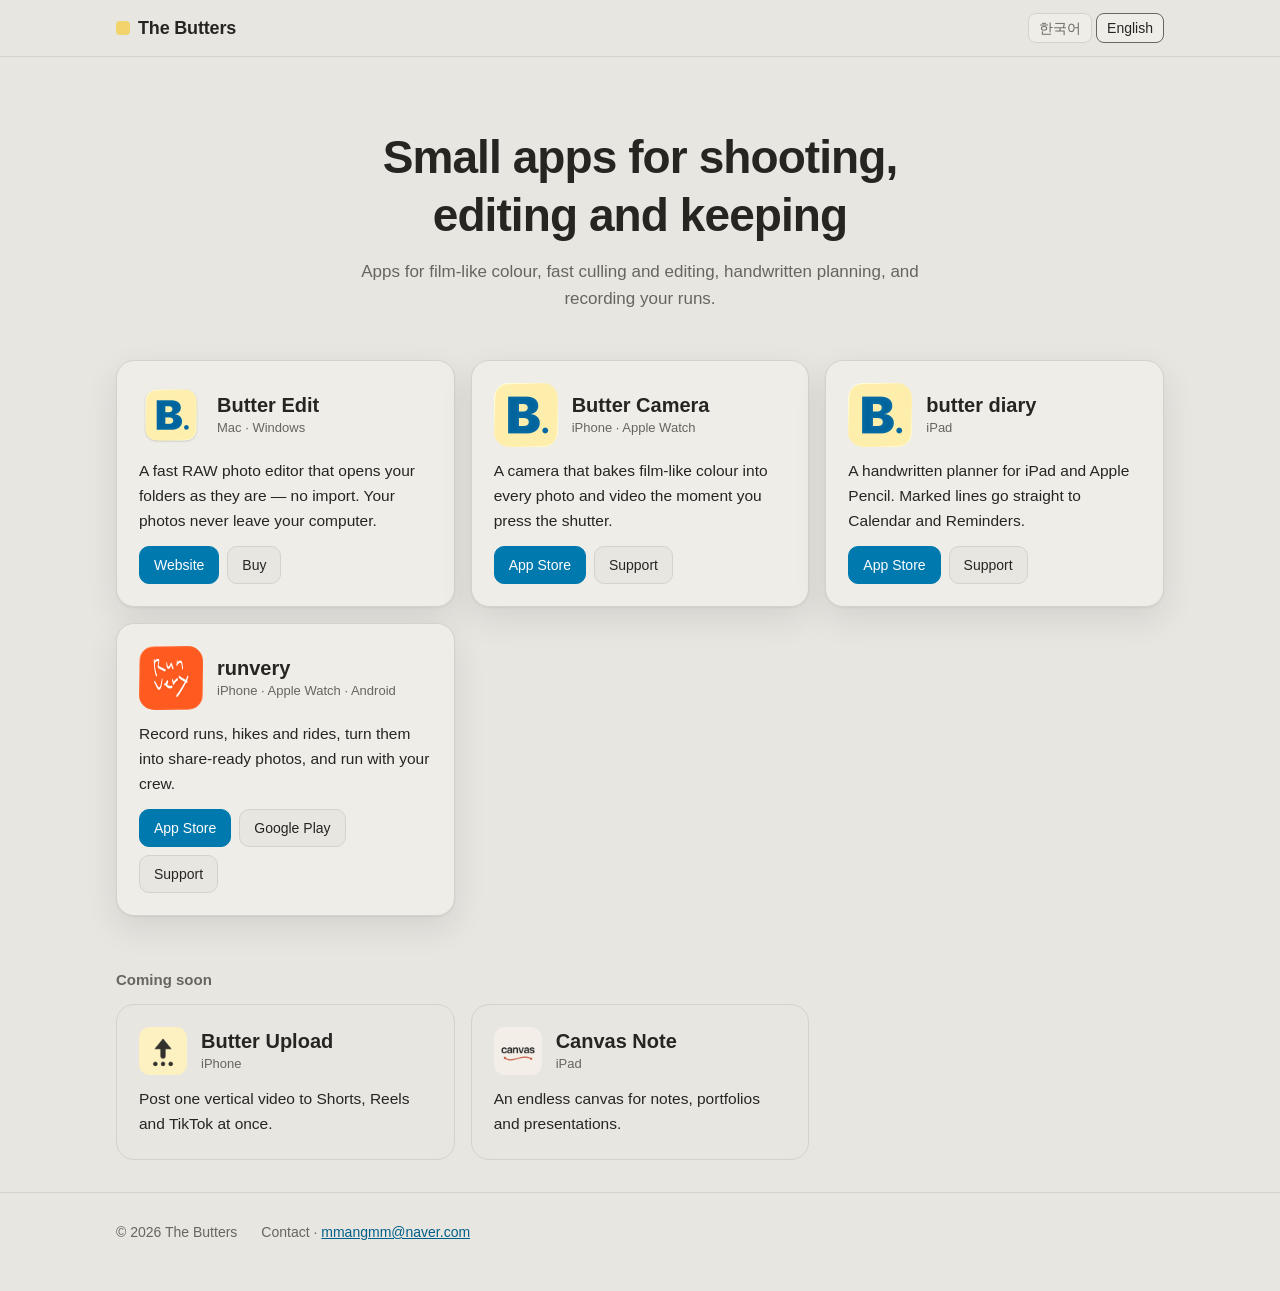
<file: index.html>
<!doctype html>
<html lang="ko">
<head>
<meta charset="utf-8">
<meta name="viewport" content="width=device-width, initial-scale=1">
<title>The Butters — 사진 · 영상 · 기록을 위한 앱</title>
<link rel="canonical" href="https://thebutters.app/">
<meta name="description" content="버터 편집 · 버터 카메라 · butter diary · runvery — 필름 같은 색감과 손으로 쓰는 기록을 위한 앱을 만듭니다.">
<style>
:root {
  --bg: #e8e6e1; --raised: #efede8; --sunk: #e0ded8; --ink: #262522; --ash: #68655f; --line: #d5d2cb;
  --blue: #0079ae; --blue-ink: #005f8a; --on-blue: #fff; --butter: #f3d36b;
  --shadow: 0 1px 2px rgba(38,37,34,.06), 0 12px 32px rgba(38,37,34,.10);
}
@media (prefers-color-scheme: dark) {
  :root { --bg: #262522; --raised: #32312d; --sunk: #1c1b19; --ink: #e8e6e1; --ash: #96928a; --line: #44423d;
    --blue: #3a9fd0; --blue-ink: #6cbbe2; --on-blue: #0f1416;
    --shadow: 0 1px 2px rgba(0,0,0,.3), 0 12px 32px rgba(0,0,0,.35); }
}
* { box-sizing: border-box; }
body { margin: 0; background: var(--bg); color: var(--ink);
  font: 17px/1.6 -apple-system, BlinkMacSystemFont, "Apple SD Gothic Neo", "Segoe UI", sans-serif; word-break: keep-all; }
a { color: var(--blue-ink); }
.wrap { max-width: 1080px; margin: 0 auto; padding: 0 16px; }
.top { position: sticky; top: 0; z-index: 5; background: color-mix(in srgb, var(--bg) 88%, transparent);
  backdrop-filter: blur(14px); -webkit-backdrop-filter: blur(14px); border-bottom: 1px solid var(--line); }
.top .wrap { display: flex; align-items: center; height: 56px; gap: 12px; }
.brand { font-weight: 800; font-size: 18px; letter-spacing: -.01em; color: var(--ink); text-decoration: none; display: flex; align-items: center; gap: 8px; }
.brand i { width: 14px; height: 14px; border-radius: 4px; background: var(--butter); display: inline-block; }
.lang { margin-left: auto; display: flex; gap: 4px; }
.lang button { font: inherit; font-size: 14px; border: 1px solid var(--line); background: var(--raised); color: var(--ash);
  border-radius: 8px; padding: 3px 10px; cursor: pointer; }
.lang button[aria-pressed="true"] { color: var(--ink); border-color: var(--ash); }

.hero { padding: 72px 0 36px; text-align: center; }
.hero h1 { font-size: clamp(30px, 5vw, 46px); line-height: 1.25; margin: 0 0 14px; letter-spacing: -.02em; }
.hero p { color: var(--ash); margin: 0 auto; max-width: 560px; }

.grid { display: grid; grid-template-columns: repeat(auto-fill, minmax(300px, 1fr)); gap: 16px; padding: 12px 0 24px; }
.card { background: var(--raised); border: 1px solid var(--line); border-radius: 18px; padding: 22px; box-shadow: var(--shadow);
  display: flex; flex-direction: column; gap: 12px; }
.card header { display: flex; align-items: center; gap: 14px; }
.card img { width: 64px; height: 64px; border-radius: 15px; flex: none; }
.card img.mac { border-radius: 0; }
.card h2 { font-size: 20px; margin: 0; line-height: 1.3; }
.plat { font-size: 13px; color: var(--ash); }
.card p { margin: 0; color: var(--ink); font-size: 15.5px; flex: 1; }
.btns { display: flex; flex-wrap: wrap; gap: 8px; }
.btn { font-size: 14px; text-decoration: none; padding: 7px 14px; border-radius: 10px; border: 1px solid var(--line); color: var(--ink); background: var(--bg); white-space: nowrap; }
.btn.main { background: var(--blue); color: var(--on-blue); border-color: var(--blue); }
.btn:hover { border-color: var(--ash); }

h3.sec { font-size: 15px; color: var(--ash); font-weight: 600; margin: 28px 0 4px; }
.soon { display: grid; grid-template-columns: repeat(auto-fill, minmax(300px, 1fr)); gap: 16px; padding: 8px 0 32px; }
.soon .card { box-shadow: none; background: transparent; }
.soon .card img { width: 48px; height: 48px; border-radius: 11px; }
.tag { font-size: 12px; color: var(--ash); border: 1px solid var(--line); border-radius: 999px; padding: 1px 8px; margin-left: 6px; vertical-align: 2px; }

footer { border-top: 1px solid var(--line); padding: 28px 0 48px; color: var(--ash); font-size: 14px; }
footer .wrap { display: flex; flex-wrap: wrap; gap: 8px 24px; }
[data-en] { display: none; }
html[lang="en"] [data-ko] { display: none; }
html[lang="en"] [data-en] { display: revert; }
</style>
</head>
<body>
<div class="top"><div class="wrap">
  <a class="brand" href="./"><i></i>The Butters</a>
  <div class="lang">
    <button type="button" data-lang="ko" aria-pressed="true">한국어</button>
    <button type="button" data-lang="en" aria-pressed="false">English</button>
  </div>
</div></div>

<main class="wrap">
  <section class="hero">
    <h1><span data-ko>찍고, 고르고, 남기는<br>작은 앱들</span><span data-en>Small apps for shooting,<br>editing and keeping</span></h1>
    <p><span data-ko>필름 같은 색감으로 찍고, 빠르게 고르고 보정하고, 손으로 쓰고 달린 하루를 남기는 앱을 만듭니다.</span>
       <span data-en>Apps for film-like colour, fast culling and editing, handwritten planning, and recording your runs.</span></p>
  </section>

  <div class="grid">
    <article class="card">
      <header><img class="mac" src="img/edit.png" alt=""><div><h2><span data-ko>버터 편집</span><span data-en>Butter Edit</span></h2><div class="plat">Mac · Windows</div></div></header>
      <p><span data-ko>폴더를 그대로 열어 바로 고르고 보정하는 RAW 사진 편집기. 사진은 내 컴퓨터를 떠나지 않습니다.</span>
         <span data-en>A fast RAW photo editor that opens your folders as they are — no import. Your photos never leave your computer.</span></p>
      <div class="btns"><a class="btn main" href="butter-edit/"><span data-ko>홈페이지</span><span data-en>Website</span></a><a class="btn" href="butter-edit/buy.html"><span data-ko>구입</span><span data-en>Buy</span></a></div>
    </article>

    <article class="card">
      <header><img src="img/camera.jpg" alt=""><div><h2><span data-ko>버터 카메라</span><span data-en>Butter Camera</span></h2><div class="plat">iPhone · Apple Watch</div></div></header>
      <p><span data-ko>셔터를 누르는 순간 필름 같은 색감이 입혀지는 카메라. 나중에 보정할 필요가 없습니다.</span>
         <span data-en>A camera that bakes film-like colour into every photo and video the moment you press the shutter.</span></p>
      <div class="btns"><a class="btn main" href="https://apps.apple.com/app/id6828787678">App Store</a><a class="btn" href="butter-camera/"><span data-ko>지원</span><span data-en>Support</span></a></div>
    </article>

    <article class="card">
      <header><img src="img/diary.jpg" alt=""><div><h2>butter diary</h2><div class="plat">iPad</div></div></header>
      <p><span data-ko>애플펜슬로 손글씨를 쓰는 아이패드 플래너. 표시한 줄은 캘린더와 미리알림에 담깁니다.</span>
         <span data-en>A handwritten planner for iPad and Apple Pencil. Marked lines go straight to Calendar and Reminders.</span></p>
      <div class="btns"><a class="btn main" href="https://apps.apple.com/app/id6829740241">App Store</a><a class="btn" href="butter-diary/"><span data-ko>지원</span><span data-en>Support</span></a></div>
    </article>

    <article class="card">
      <header><img src="img/runvery.jpg" alt=""><div><h2>runvery</h2><div class="plat">iPhone · Apple Watch · Android</div></div></header>
      <p><span data-ko>달리기 · 등산 · 자전거를 기록하고, 그 기록으로 인증샷을 만들고, 크루와 함께 달립니다.</span>
         <span data-en>Record runs, hikes and rides, turn them into share-ready photos, and run with your crew.</span></p>
      <div class="btns"><a class="btn main" href="https://apps.apple.com/app/id6828036317">App Store</a><a class="btn" href="https://play.google.com/store/apps/details?id=com.somang.runveryrun">Google Play</a><a class="btn" href="runvery/support.html"><span data-ko>지원</span><span data-en>Support</span></a></div>
    </article>
  </div>

  <h3 class="sec"><span data-ko>준비 중</span><span data-en>Coming soon</span></h3>
  <div class="soon">
    <article class="card">
      <header><img src="img/upload.jpg" alt=""><div><h2><span data-ko>버터 업로드</span><span data-en>Butter Upload</span></h2><div class="plat">iPhone</div></div></header>
      <p><span data-ko>세로 영상 하나를 쇼츠 · 릴스 · 틱톡에 한 번에 올립니다.</span><span data-en>Post one vertical video to Shorts, Reels and TikTok at once.</span></p>
    </article>
    <article class="card">
      <header><img src="img/canvasnote.jpg" alt=""><div><h2><span data-ko>캔버스 노트</span><span data-en>Canvas Note</span></h2><div class="plat">iPad</div></div></header>
      <p><span data-ko>끝없는 판에 쓰고 붙여 포트폴리오와 발표를 만듭니다.</span><span data-en>An endless canvas for notes, portfolios and presentations.</span></p>
    </article>
  </div>
</main>

<footer><div class="wrap">
  <span>© 2026 The Butters</span>
  <span><span data-ko>문의</span><span data-en>Contact</span> · <a href="mailto:mmangmm@naver.com">mmangmm@naver.com</a></span>
</div></footer>

<script>
(function () {
  function set(l) {
    document.documentElement.lang = l;
    document.querySelectorAll('.lang button').forEach(function (b) { b.setAttribute('aria-pressed', b.dataset.lang === l); });
    try { localStorage.setItem('lang', l); } catch (e) {}
  }
  var saved = null; try { saved = localStorage.getItem('lang'); } catch (e) {}
  set(saved || (/^ko/i.test(navigator.language) ? 'ko' : 'en'));
  document.querySelectorAll('.lang button').forEach(function (b) { b.onclick = function () { set(b.dataset.lang); }; });
})();
</script>
</body>
</html>
</file>
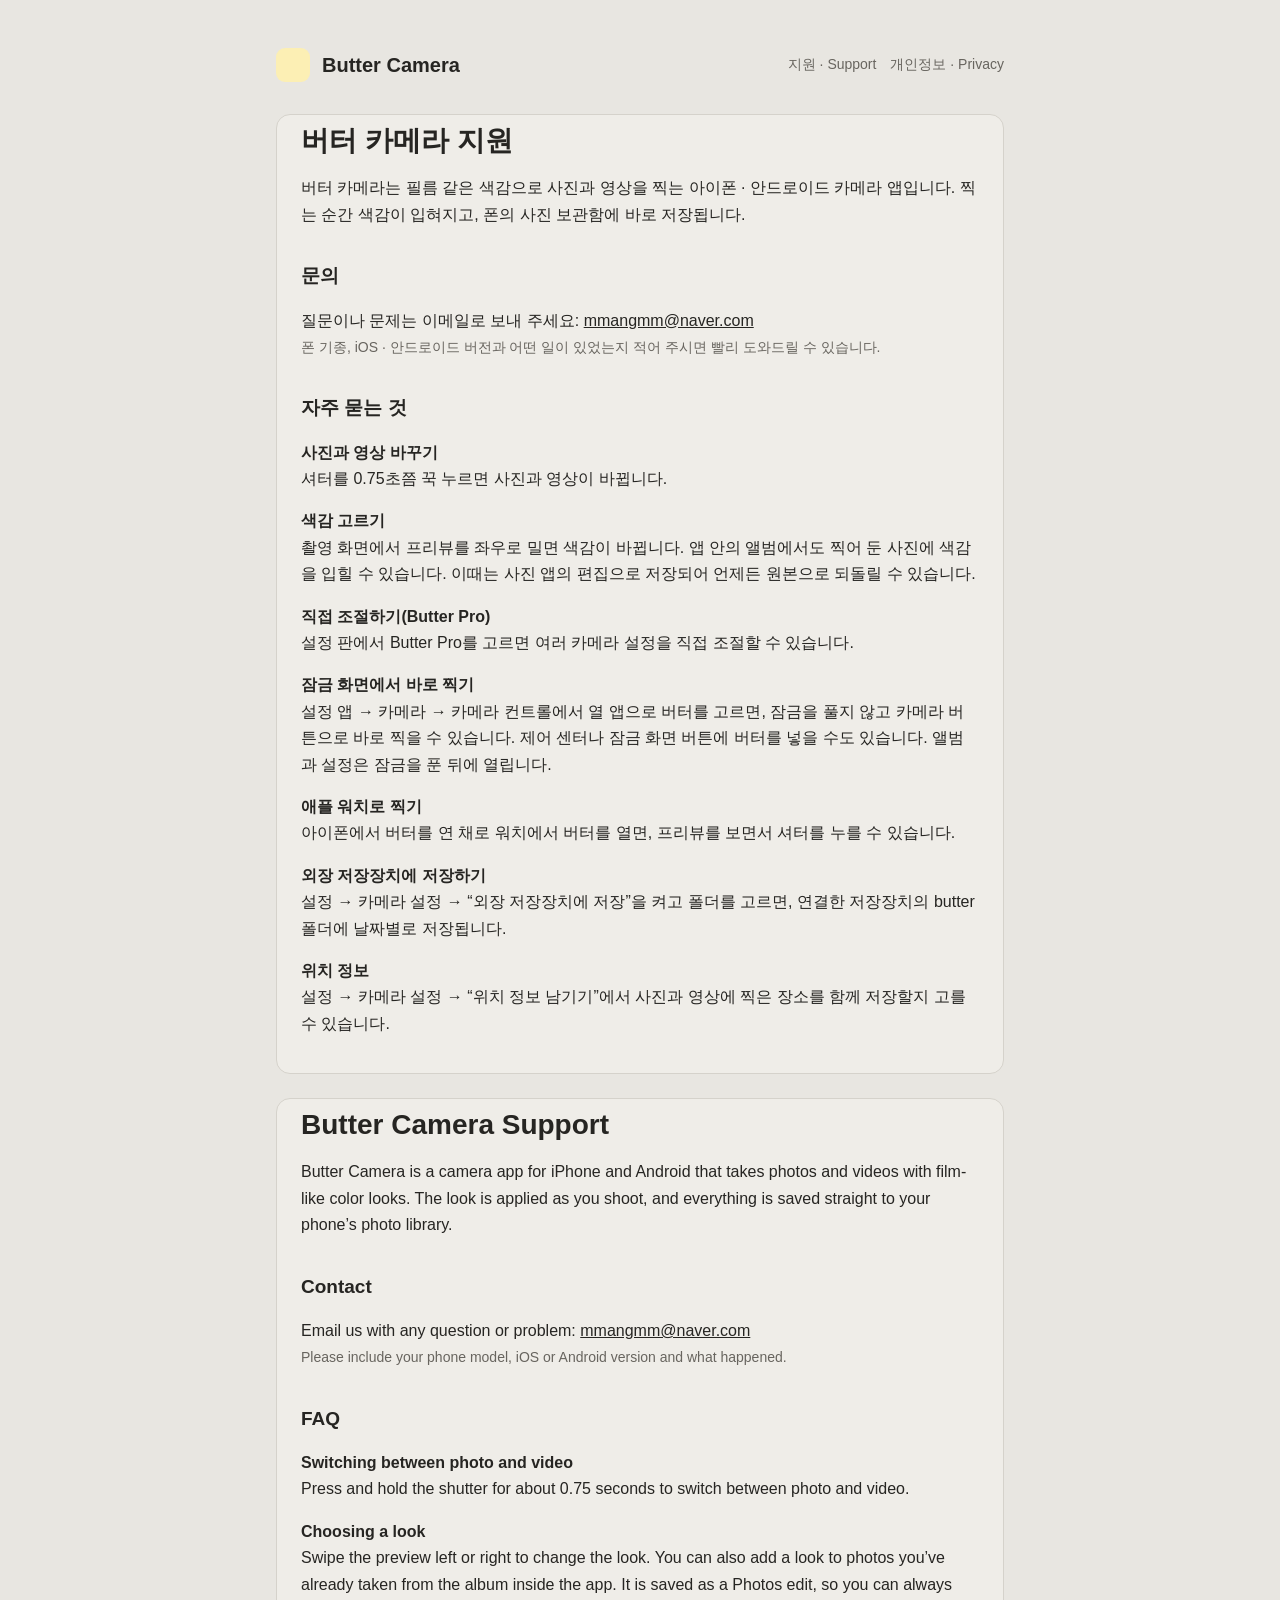
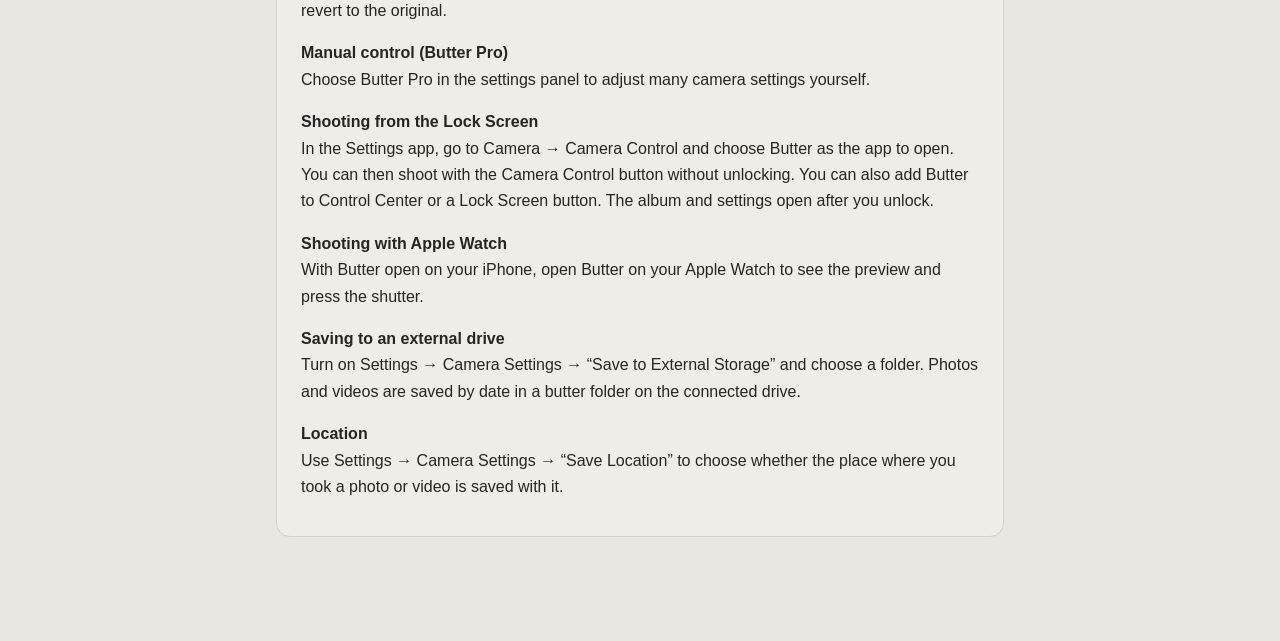
<file: butter-camera/index.html>
<!doctype html>
<html lang="ko">
<head>
<meta charset="utf-8">
<meta name="viewport" content="width=device-width, initial-scale=1">
<title>Butter Camera — 지원 · Support</title>
<link rel="stylesheet" href="style.css">
</head>
<body>
<main>
<header><span class="dot"></span><b>Butter Camera</b><nav><a href="index.html">지원 · Support</a><a href="privacy.html">개인정보 · Privacy</a></nav></header>

<section class="lang" lang="ko">
<h1>버터 카메라 지원</h1>
<p>버터 카메라는 필름 같은 색감으로 사진과 영상을 찍는 아이폰 · 안드로이드 카메라 앱입니다. 찍는 순간 색감이 입혀지고, 폰의 사진 보관함에 바로 저장됩니다.</p>
<h2>문의</h2>
<p>질문이나 문제는 이메일로 보내 주세요: <a href="mailto:mmangmm@naver.com">mmangmm@naver.com</a><br>
<span class="muted">폰 기종, iOS · 안드로이드 버전과 어떤 일이 있었는지 적어 주시면 빨리 도와드릴 수 있습니다.</span></p>
<h2>자주 묻는 것</h2>
<p><b>사진과 영상 바꾸기</b><br>셔터를 0.75초쯤 꾹 누르면 사진과 영상이 바뀝니다.</p>
<p><b>색감 고르기</b><br>촬영 화면에서 프리뷰를 좌우로 밀면 색감이 바뀝니다. 앱 안의 앨범에서도 찍어 둔 사진에 색감을 입힐 수 있습니다. 이때는 사진 앱의 편집으로 저장되어 언제든 원본으로 되돌릴 수 있습니다.</p>
<p><b>직접 조절하기(Butter Pro)</b><br>설정 판에서 Butter Pro를 고르면 여러 카메라 설정을 직접 조절할 수 있습니다.</p>
<p><b>잠금 화면에서 바로 찍기</b><br>설정 앱 → 카메라 → 카메라 컨트롤에서 열 앱으로 버터를 고르면, 잠금을 풀지 않고 카메라 버튼으로 바로 찍을 수 있습니다. 제어 센터나 잠금 화면 버튼에 버터를 넣을 수도 있습니다. 앨범과 설정은 잠금을 푼 뒤에 열립니다.</p>
<p><b>애플 워치로 찍기</b><br>아이폰에서 버터를 연 채로 워치에서 버터를 열면, 프리뷰를 보면서 셔터를 누를 수 있습니다.</p>
<p><b>외장 저장장치에 저장하기</b><br>설정 → 카메라 설정 → “외장 저장장치에 저장”을 켜고 폴더를 고르면, 연결한 저장장치의 butter 폴더에 날짜별로 저장됩니다.</p>
<p><b>위치 정보</b><br>설정 → 카메라 설정 → “위치 정보 남기기”에서 사진과 영상에 찍은 장소를 함께 저장할지 고를 수 있습니다.</p>
</section>

<section class="lang" lang="en">
<h1>Butter Camera Support</h1>
<p>Butter Camera is a camera app for iPhone and Android that takes photos and videos with film-like color looks. The look is applied as you shoot, and everything is saved straight to your phone’s photo library.</p>
<h2>Contact</h2>
<p>Email us with any question or problem: <a href="mailto:mmangmm@naver.com">mmangmm@naver.com</a><br>
<span class="muted">Please include your phone model, iOS or Android version and what happened.</span></p>
<h2>FAQ</h2>
<p><b>Switching between photo and video</b><br>Press and hold the shutter for about 0.75 seconds to switch between photo and video.</p>
<p><b>Choosing a look</b><br>Swipe the preview left or right to change the look. You can also add a look to photos you’ve already taken from the album inside the app. It is saved as a Photos edit, so you can always revert to the original.</p>
<p><b>Manual control (Butter Pro)</b><br>Choose Butter Pro in the settings panel to adjust many camera settings yourself.</p>
<p><b>Shooting from the Lock Screen</b><br>In the Settings app, go to Camera → Camera Control and choose Butter as the app to open. You can then shoot with the Camera Control button without unlocking. You can also add Butter to Control Center or a Lock Screen button. The album and settings open after you unlock.</p>
<p><b>Shooting with Apple Watch</b><br>With Butter open on your iPhone, open Butter on your Apple Watch to see the preview and press the shutter.</p>
<p><b>Saving to an external drive</b><br>Turn on Settings → Camera Settings → “Save to External Storage” and choose a folder. Photos and videos are saved by date in a butter folder on the connected drive.</p>
<p><b>Location</b><br>Use Settings → Camera Settings → “Save Location” to choose whether the place where you took a photo or video is saved with it.</p>
</section>
</main>
</body>
</html>
</file>
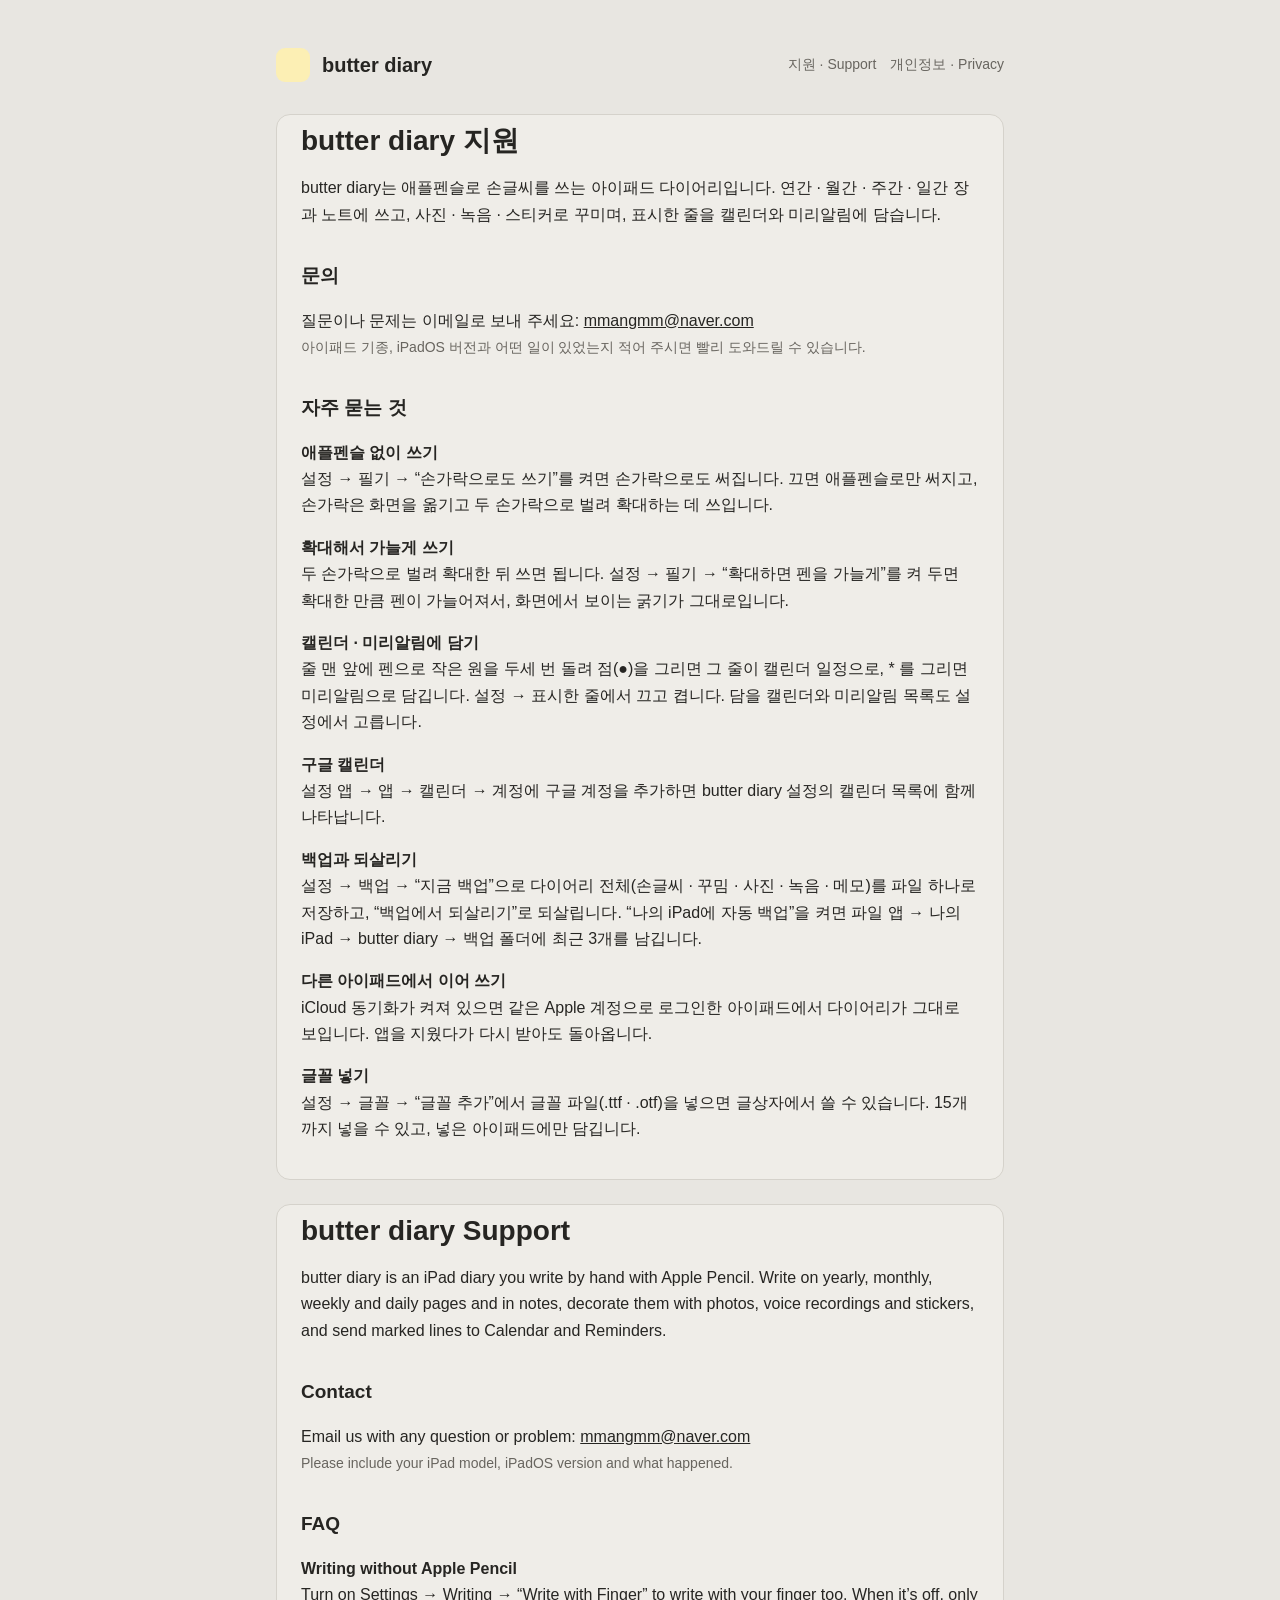
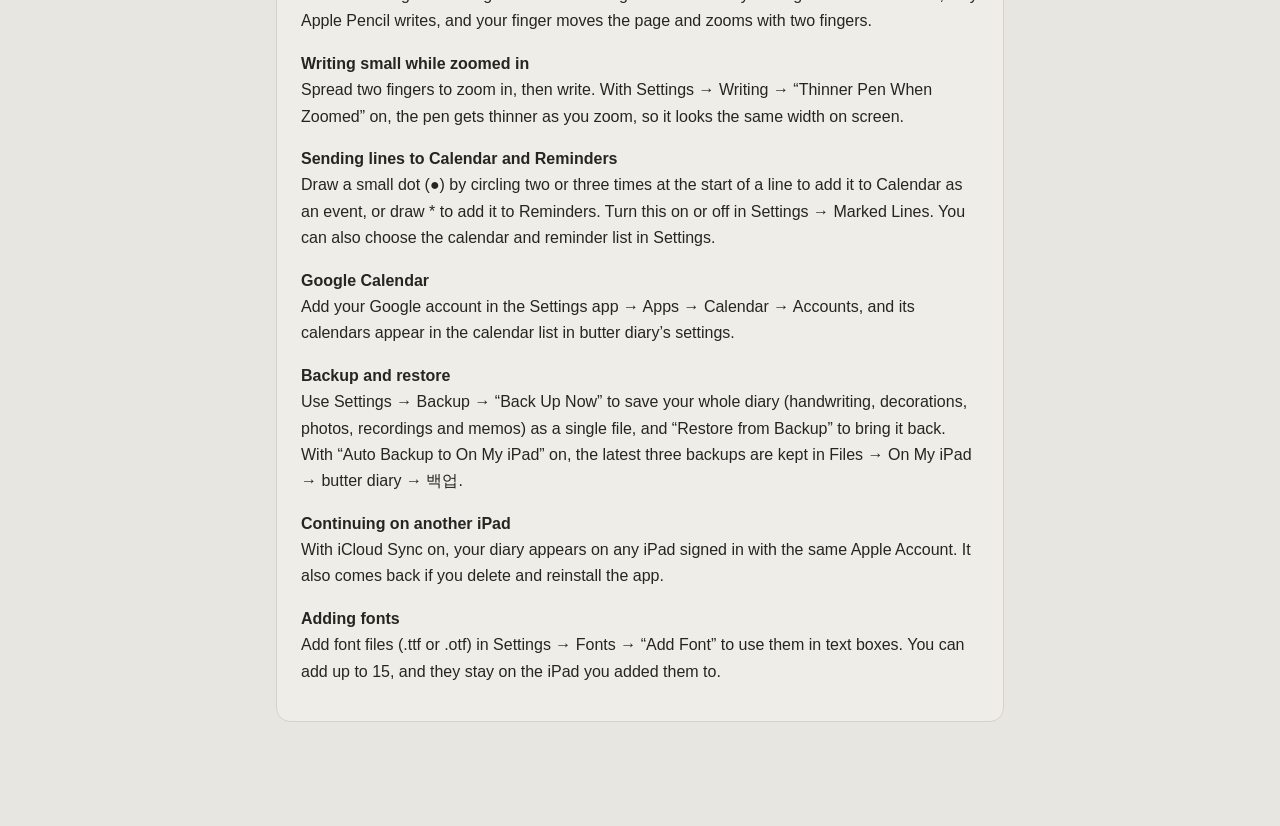
<file: butter-diary/index.html>
<!doctype html>
<html lang="ko">
<head>
<meta charset="utf-8">
<meta name="viewport" content="width=device-width, initial-scale=1">
<title>butter diary — 지원 · Support</title>
<link rel="stylesheet" href="style.css">
</head>
<body>
<main>
<header><span class="dot"></span><b>butter diary</b><nav><a href="index.html">지원 · Support</a><a href="privacy.html">개인정보 · Privacy</a></nav></header>

<section class="lang" lang="ko">
<h1>butter diary 지원</h1>
<p>butter diary는 애플펜슬로 손글씨를 쓰는 아이패드 다이어리입니다. 연간 · 월간 · 주간 · 일간 장과 노트에 쓰고, 사진 · 녹음 · 스티커로 꾸미며, 표시한 줄을 캘린더와 미리알림에 담습니다.</p>
<h2>문의</h2>
<p>질문이나 문제는 이메일로 보내 주세요: <a href="mailto:mmangmm@naver.com">mmangmm@naver.com</a><br>
<span class="muted">아이패드 기종, iPadOS 버전과 어떤 일이 있었는지 적어 주시면 빨리 도와드릴 수 있습니다.</span></p>
<h2>자주 묻는 것</h2>
<p><b>애플펜슬 없이 쓰기</b><br>설정 → 필기 → “손가락으로도 쓰기”를 켜면 손가락으로도 써집니다. 끄면 애플펜슬로만 써지고, 손가락은 화면을 옮기고 두 손가락으로 벌려 확대하는 데 쓰입니다.</p>
<p><b>확대해서 가늘게 쓰기</b><br>두 손가락으로 벌려 확대한 뒤 쓰면 됩니다. 설정 → 필기 → “확대하면 펜을 가늘게”를 켜 두면 확대한 만큼 펜이 가늘어져서, 화면에서 보이는 굵기가 그대로입니다.</p>
<p><b>캘린더 · 미리알림에 담기</b><br>줄 맨 앞에 펜으로 작은 원을 두세 번 돌려 점(●)을 그리면 그 줄이 캘린더 일정으로, * 를 그리면 미리알림으로 담깁니다. 설정 → 표시한 줄에서 끄고 켭니다. 담을 캘린더와 미리알림 목록도 설정에서 고릅니다.</p>
<p><b>구글 캘린더</b><br>설정 앱 → 앱 → 캘린더 → 계정에 구글 계정을 추가하면 butter diary 설정의 캘린더 목록에 함께 나타납니다.</p>
<p><b>백업과 되살리기</b><br>설정 → 백업 → “지금 백업”으로 다이어리 전체(손글씨 · 꾸밈 · 사진 · 녹음 · 메모)를 파일 하나로 저장하고, “백업에서 되살리기”로 되살립니다. “나의 iPad에 자동 백업”을 켜면 파일 앱 → 나의 iPad → butter diary → 백업 폴더에 최근 3개를 남깁니다.</p>
<p><b>다른 아이패드에서 이어 쓰기</b><br>iCloud 동기화가 켜져 있으면 같은 Apple 계정으로 로그인한 아이패드에서 다이어리가 그대로 보입니다. 앱을 지웠다가 다시 받아도 돌아옵니다.</p>
<p><b>글꼴 넣기</b><br>설정 → 글꼴 → “글꼴 추가”에서 글꼴 파일(.ttf · .otf)을 넣으면 글상자에서 쓸 수 있습니다. 15개까지 넣을 수 있고, 넣은 아이패드에만 담깁니다.</p>
</section>

<section class="lang" lang="en">
<h1>butter diary Support</h1>
<p>butter diary is an iPad diary you write by hand with Apple Pencil. Write on yearly, monthly, weekly and daily pages and in notes, decorate them with photos, voice recordings and stickers, and send marked lines to Calendar and Reminders.</p>
<h2>Contact</h2>
<p>Email us with any question or problem: <a href="mailto:mmangmm@naver.com">mmangmm@naver.com</a><br>
<span class="muted">Please include your iPad model, iPadOS version and what happened.</span></p>
<h2>FAQ</h2>
<p><b>Writing without Apple Pencil</b><br>Turn on Settings → Writing → “Write with Finger” to write with your finger too. When it’s off, only Apple Pencil writes, and your finger moves the page and zooms with two fingers.</p>
<p><b>Writing small while zoomed in</b><br>Spread two fingers to zoom in, then write. With Settings → Writing → “Thinner Pen When Zoomed” on, the pen gets thinner as you zoom, so it looks the same width on screen.</p>
<p><b>Sending lines to Calendar and Reminders</b><br>Draw a small dot (●) by circling two or three times at the start of a line to add it to Calendar as an event, or draw * to add it to Reminders. Turn this on or off in Settings → Marked Lines. You can also choose the calendar and reminder list in Settings.</p>
<p><b>Google Calendar</b><br>Add your Google account in the Settings app → Apps → Calendar → Accounts, and its calendars appear in the calendar list in butter diary’s settings.</p>
<p><b>Backup and restore</b><br>Use Settings → Backup → “Back Up Now” to save your whole diary (handwriting, decorations, photos, recordings and memos) as a single file, and “Restore from Backup” to bring it back. With “Auto Backup to On My iPad” on, the latest three backups are kept in Files → On My iPad → butter diary → 백업.</p>
<p><b>Continuing on another iPad</b><br>With iCloud Sync on, your diary appears on any iPad signed in with the same Apple Account. It also comes back if you delete and reinstall the app.</p>
<p><b>Adding fonts</b><br>Add font files (.ttf or .otf) in Settings → Fonts → “Add Font” to use them in text boxes. You can add up to 15, and they stay on the iPad you added them to.</p>
</section>
</main>
</body>
</html>
</file>
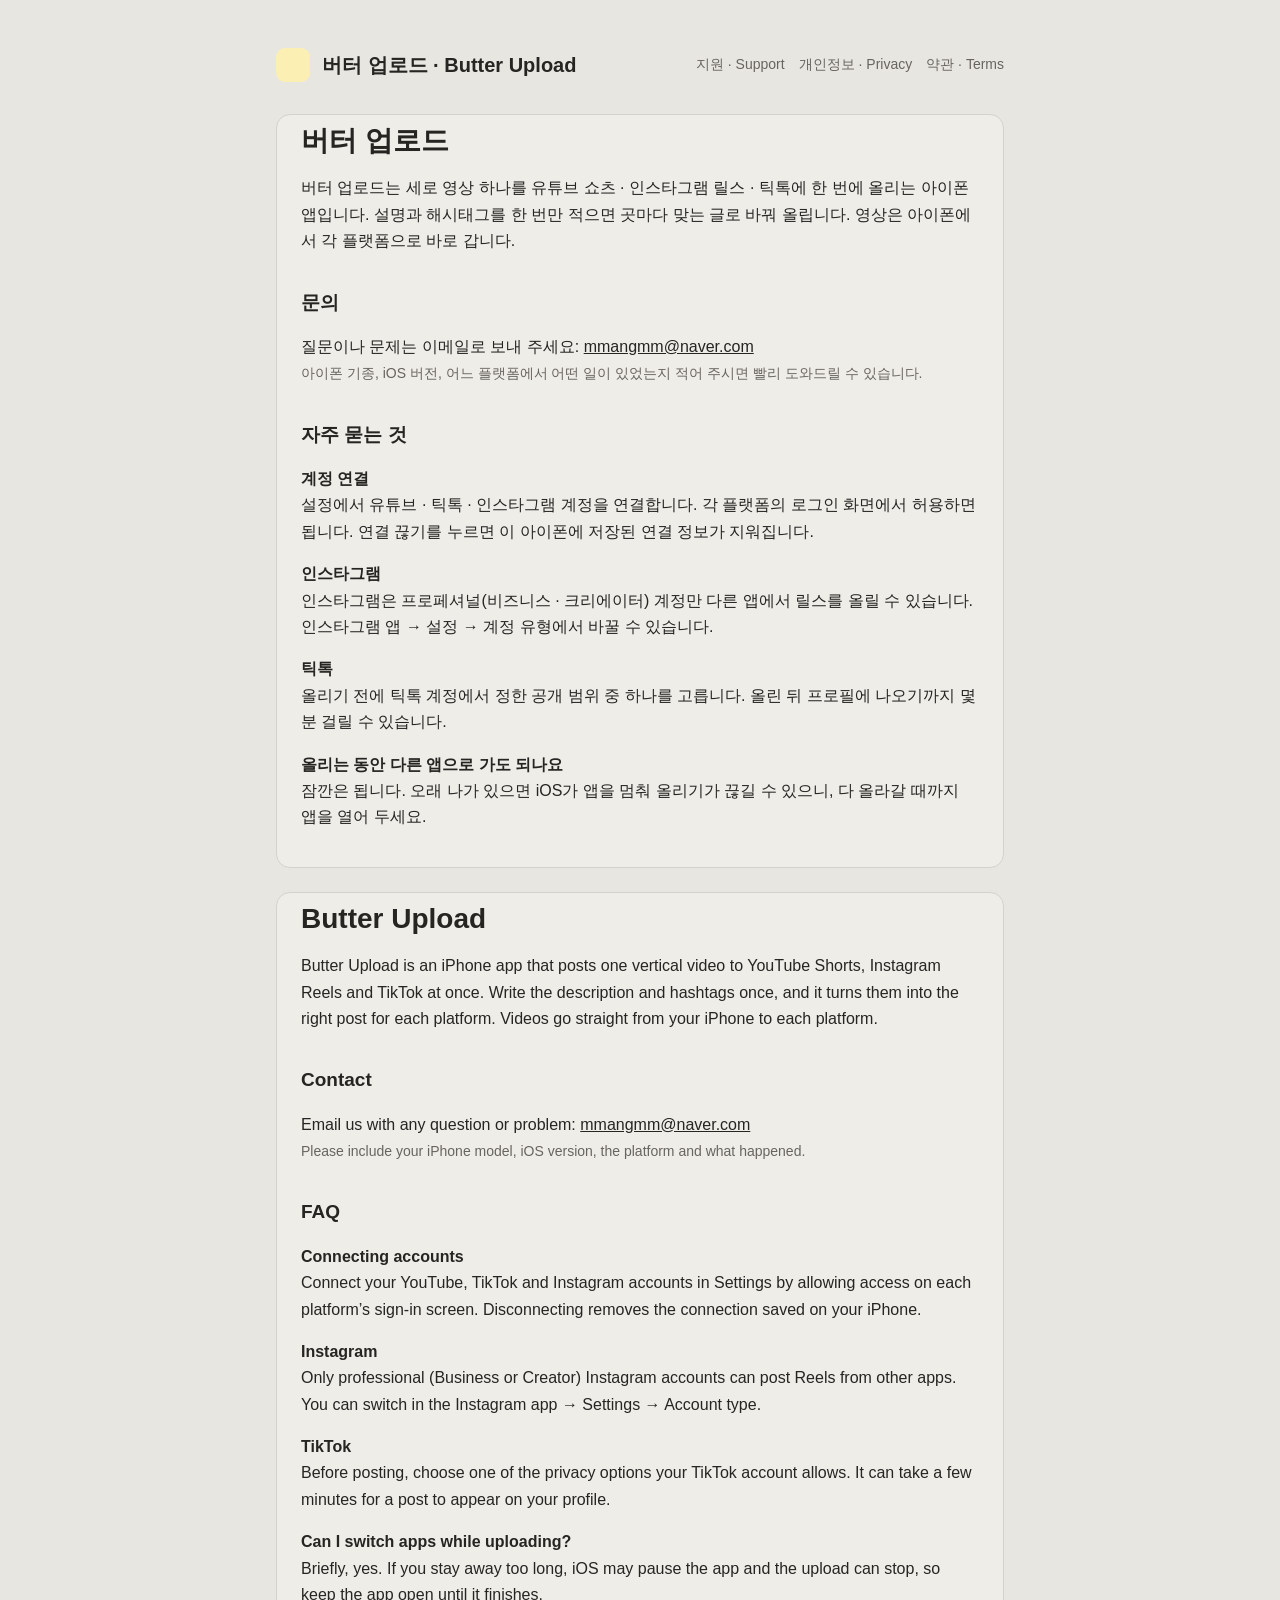
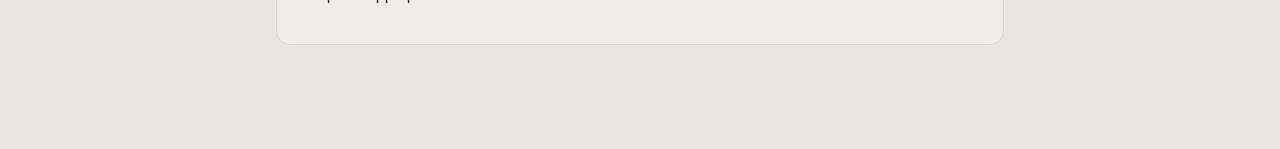
<file: butter-upload/index.html>
<!doctype html>
<html lang="ko">
<head>
<meta charset="utf-8">
<meta name="viewport" content="width=device-width, initial-scale=1">
<title>버터 업로드 — 지원 · Butter Upload Support</title>
<link rel="stylesheet" href="style.css">
</head>
<body>
<main>
<header><span class="dot"></span><b>버터 업로드 · Butter Upload</b><nav><a href="index.html">지원 · Support</a><a href="privacy.html">개인정보 · Privacy</a><a href="terms.html">약관 · Terms</a></nav></header>

<section class="lang" lang="ko">
<h1>버터 업로드</h1>
<p>버터 업로드는 세로 영상 하나를 유튜브 쇼츠 · 인스타그램 릴스 · 틱톡에 한 번에 올리는 아이폰 앱입니다. 설명과 해시태그를 한 번만 적으면 곳마다 맞는 글로 바꿔 올립니다. 영상은 아이폰에서 각 플랫폼으로 바로 갑니다.</p>
<h2>문의</h2>
<p>질문이나 문제는 이메일로 보내 주세요: <a href="mailto:mmangmm@naver.com">mmangmm@naver.com</a><br>
<span class="muted">아이폰 기종, iOS 버전, 어느 플랫폼에서 어떤 일이 있었는지 적어 주시면 빨리 도와드릴 수 있습니다.</span></p>
<h2>자주 묻는 것</h2>
<p><b>계정 연결</b><br>설정에서 유튜브 · 틱톡 · 인스타그램 계정을 연결합니다. 각 플랫폼의 로그인 화면에서 허용하면 됩니다. 연결 끊기를 누르면 이 아이폰에 저장된 연결 정보가 지워집니다.</p>
<p><b>인스타그램</b><br>인스타그램은 프로페셔널(비즈니스 · 크리에이터) 계정만 다른 앱에서 릴스를 올릴 수 있습니다. 인스타그램 앱 → 설정 → 계정 유형에서 바꿀 수 있습니다.</p>
<p><b>틱톡</b><br>올리기 전에 틱톡 계정에서 정한 공개 범위 중 하나를 고릅니다. 올린 뒤 프로필에 나오기까지 몇 분 걸릴 수 있습니다.</p>
<p><b>올리는 동안 다른 앱으로 가도 되나요</b><br>잠깐은 됩니다. 오래 나가 있으면 iOS가 앱을 멈춰 올리기가 끊길 수 있으니, 다 올라갈 때까지 앱을 열어 두세요.</p>
</section>

<section class="lang" lang="en">
<h1>Butter Upload</h1>
<p>Butter Upload is an iPhone app that posts one vertical video to YouTube Shorts, Instagram Reels and TikTok at once. Write the description and hashtags once, and it turns them into the right post for each platform. Videos go straight from your iPhone to each platform.</p>
<h2>Contact</h2>
<p>Email us with any question or problem: <a href="mailto:mmangmm@naver.com">mmangmm@naver.com</a><br>
<span class="muted">Please include your iPhone model, iOS version, the platform and what happened.</span></p>
<h2>FAQ</h2>
<p><b>Connecting accounts</b><br>Connect your YouTube, TikTok and Instagram accounts in Settings by allowing access on each platform’s sign-in screen. Disconnecting removes the connection saved on your iPhone.</p>
<p><b>Instagram</b><br>Only professional (Business or Creator) Instagram accounts can post Reels from other apps. You can switch in the Instagram app → Settings → Account type.</p>
<p><b>TikTok</b><br>Before posting, choose one of the privacy options your TikTok account allows. It can take a few minutes for a post to appear on your profile.</p>
<p><b>Can I switch apps while uploading?</b><br>Briefly, yes. If you stay away too long, iOS may pause the app and the upload can stop, so keep the app open until it finishes.</p>
</section>
</main>
</body>
</html>
</file>
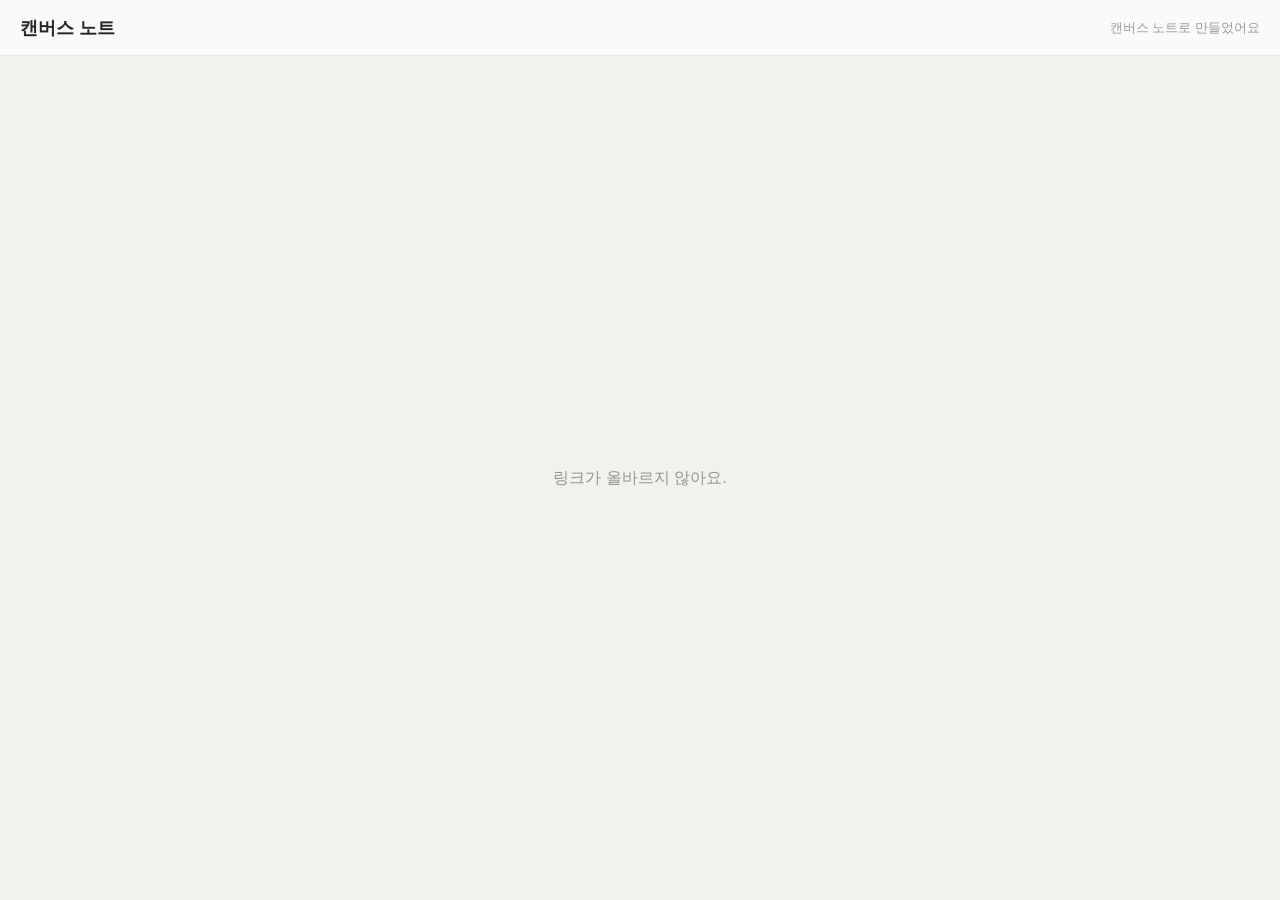
<file: canvasnote/index.html>
<!DOCTYPE html>
<html lang="ko">
<head>
<meta charset="utf-8">
<meta name="viewport" content="width=device-width, initial-scale=1, maximum-scale=1, user-scalable=no">
<title>캔버스 노트</title>
<style>
  :root { --desk:#f3f1ee; --paper:#fbfaf8; --ink:#262626; --faint:rgba(38,38,38,.45); --line:rgba(38,38,38,.08); --note:#f6eac3; }
  * { box-sizing:border-box; }
  html, body { margin:0; height:100%; background:var(--desk); color:var(--ink);
    font-family:-apple-system, BlinkMacSystemFont, "Apple SD Gothic Neo", "Pretendard", "Noto Sans KR", sans-serif; overflow:hidden; }
  header { position:fixed; inset:0 0 auto 0; height:56px; display:flex; align-items:center; gap:12px; padding:0 20px;
    background:var(--paper); border-bottom:1px solid var(--line); z-index:10; }
  header h1 { font-size:18px; font-weight:600; margin:0; white-space:nowrap; overflow:hidden; text-overflow:ellipsis; }
  header .crumb { color:var(--faint); font-size:15px; cursor:pointer; white-space:nowrap; }
  header .spacer { flex:1; }
  header .made { color:var(--faint); font-size:13px; white-space:nowrap; }
  #stage { position:fixed; inset:56px 0 0 0; overflow:hidden; touch-action:none; cursor:grab; }
  #stage.dragging { cursor:grabbing; }
  #board { position:absolute; left:0; top:0; transform-origin:0 0; background:var(--paper); box-shadow:0 1px 12px rgba(0,0,0,.06); }
  #board.dots { background-image:radial-gradient(rgba(38,38,38,.16) 1.4px, transparent 1.6px); background-size:32px 32px; }
  svg.layer { position:absolute; left:0; top:0; overflow:visible; pointer-events:none; }
  .card { position:absolute; }
  .card.link { background:#fff; border-radius:10px; overflow:hidden; box-shadow:0 3px 8px rgba(0,0,0,.08); border:1px solid rgba(0,0,0,.06); text-decoration:none; color:inherit; display:block; }
  .card.link img { width:100%; object-fit:cover; display:block; }
  .card.video .vbox { background:#000 center/cover no-repeat; display:flex; align-items:center; justify-content:center; }
  .card.video .vplay { width:56px; height:56px; border-radius:28px; background:rgba(0,0,0,.55); color:#fff; font-size:24px; display:flex; align-items:center; justify-content:center; padding-left:4px; }
  .card.link .lt { font-weight:600; font-size:16px; padding:14px 16px 4px; display:-webkit-box; -webkit-line-clamp:3; -webkit-box-orient:vertical; overflow:hidden; }
  .card.link .lh { font-size:13px; color:rgba(43,43,43,.5); padding:0 16px 14px; }
  .note { background:var(--note); border-radius:6px; padding:16px 18px; box-shadow:0 2px 8px rgba(0,0,0,.08);
    font-size:17px; line-height:1.45; white-space:pre-wrap; overflow:hidden; }
  .note b { display:block; font-size:19px; margin-bottom:4px; }
  .image { border-radius:8px; overflow:hidden; box-shadow:0 2px 10px rgba(0,0,0,.12); background:#e9e6e1; cursor:zoom-in; }
  .image.slot { background:rgba(38,38,38,.05); box-shadow:none; border:1.5px dashed rgba(38,38,38,.15); cursor:default; }
  .image img { width:100%; height:100%; object-fit:cover; display:block; }
  .profile { background:#fff; border-radius:12px; padding:24px 28px; box-shadow:0 2px 12px rgba(0,0,0,.08); overflow:hidden; }
  .profile h2 { margin:0 0 8px; font-size:30px; font-weight:700; }
  .profile p { margin:0 0 12px; font-size:17px; line-height:1.5; white-space:pre-wrap; color:rgba(38,38,38,.8); }
  .profile .plain { display:block; font-size:15px; color:rgba(38,38,38,.7); }
  .profile a { display:block; color:#4578bf; font-size:15px; text-decoration:none; margin-top:2px; pointer-events:auto; }
  .cover { border-radius:4px 10px 10px 4px; box-shadow:0 3px 10px rgba(0,0,0,.16); position:relative; overflow:hidden; }
  .cover .label { position:absolute; left:14px; right:14px; top:22px; color:rgba(255,255,255,.92); font-size:15px; font-weight:600; }
  .cover.paper { border-radius:6px; border:1px solid var(--line); }
  .cover.paper .label { color:var(--ink); }
  .title { text-align:center; font-size:15px; margin-top:8px; white-space:nowrap; overflow:hidden; text-overflow:ellipsis; }
  .icon { display:flex; flex-direction:column; align-items:center; }
  .folder-shape { width:76px; height:58px; margin-top:6px; background:#3d3c3a; border-radius:6px; position:relative; }
  .folder-shape::before { content:""; position:absolute; left:0; top:-7px; width:32px; height:12px; background:#3d3c3a; border-radius:4px 4px 0 0; }
  .doc-shape { width:50px; height:64px; margin-top:6px; background:#fff; border:1px solid rgba(38,38,38,.18); border-radius:4px; }
  .clickable { cursor:pointer; }
  [hidden] { display:none !important; }
  header #play { border:0; background:rgba(38,38,38,.07); border-radius:999px; padding:7px 14px; font-size:15px; cursor:pointer; color:var(--ink); }
  body.playing header, body.playing #zoom { display:none !important; }
  body.playing #stage { inset:0; cursor:default; }
  #controls { position:fixed; left:50%; bottom:20px; transform:translateX(-50%); display:none; align-items:center; gap:2px; padding:4px 6px;
    background:var(--paper); border-radius:999px; box-shadow:0 2px 10px rgba(0,0,0,.12); z-index:15; transition:opacity .6s; }
  body.playing #controls { display:flex; }
  #controls.sleep { opacity:.12; }
  #controls button { border:0; background:none; font-size:18px; width:40px; height:36px; cursor:pointer; color:rgba(38,38,38,.75); }
  #controls button:disabled { opacity:.3; cursor:default; }
  #controls span { min-width:56px; text-align:center; font-size:14px; color:rgba(38,38,38,.7); font-variant-numeric:tabular-nums; }
  #message { position:fixed; inset:56px 0 0 0; display:flex; align-items:center; justify-content:center; color:var(--faint); font-size:16px; text-align:center; padding:24px; }
  #zoom { position:fixed; right:16px; bottom:16px; display:flex; gap:4px; background:var(--paper); border-radius:12px; padding:4px;
    box-shadow:0 2px 10px rgba(0,0,0,.1); z-index:10; }
  #zoom button { border:0; background:none; font-size:20px; width:40px; height:36px; cursor:pointer; color:rgba(38,38,38,.7); }
  /* 포트폴리오 — 표지 한 장, 그 뒤엔 캔버스만(확대 · 이동만, 도구 막대 없음) */
  body.portfolio header, body.portfolio #zoom { display:none !important; }
  body.portfolio #stage, body.portfolio #message { inset:0; }
  #cover { position:fixed; inset:0; z-index:30; display:none; flex-direction:column; justify-content:flex-end;
    padding:clamp(28px, 7vw, 96px); background:var(--paper) center/cover no-repeat; color:var(--ink);
    transition:opacity .5s, transform .5s; }
  #cover.on { display:flex; }
  #cover.leaving { opacity:0; transform:scale(1.02); pointer-events:none; }
  #cover.light { color:#fff; }
  #cover.photo::before { content:""; position:absolute; inset:0; background:linear-gradient(rgba(0,0,0,.08), rgba(0,0,0,.6)); }
  #cover > * { position:relative; max-width:880px; }
  #cover h1 { font-size:clamp(40px, 8vw, 88px); font-weight:700; line-height:1.05; margin:0 0 20px; letter-spacing:-.02em; word-break:keep-all; }
  #cover .intro { font-size:clamp(17px, 2.2vw, 22px); line-height:1.6; margin:0 0 24px; white-space:pre-wrap; opacity:.85; word-break:keep-all; }
  #cover .contact a, #cover .contact span { display:inline-block; margin:0 18px 6px 0; font-size:16px; color:inherit; opacity:.75; text-decoration:none; }
  #cover .contact a:hover { opacity:1; text-decoration:underline; }
  #cover .go { display:flex; gap:10px; margin-top:28px; flex-wrap:wrap; }
  #cover .go button { border:0; border-radius:999px; padding:13px 24px; font-size:16px; font-weight:600; cursor:pointer;
    background:var(--ink); color:#fff; font-family:inherit; }
  #cover.light .go button { background:#fff; color:#222; }
  #cover .go button.ghost { background:transparent; color:inherit; box-shadow:inset 0 0 0 1.5px currentColor; }
  #cover .credit { position:absolute; right:20px; bottom:16px; font-size:12px; opacity:.4; }
  #home { position:fixed; left:16px; top:16px; z-index:12; width:40px; height:40px; border:0; border-radius:50%;
    background:rgba(251,250,248,.85); box-shadow:0 1px 6px rgba(0,0,0,.12); font-size:22px; line-height:1; cursor:pointer; color:var(--ink);
    display:none; backdrop-filter:blur(8px); -webkit-backdrop-filter:blur(8px); }
  body.portfolio #home { display:block; }
  body.portfolio.playing #home { display:none; }
  .profile.dark h2, .profile.dark p, .profile.dark a, .profile.dark span { color:#fff !important; }
  .profile.photo { background-size:cover; background-position:center; display:flex; flex-direction:column; justify-content:flex-end; }
  #viewer { position:fixed; inset:0; background:rgba(0,0,0,.92); display:none; align-items:center; justify-content:center; z-index:20; }
  #viewer.on { display:flex; }
  #viewer img { max-width:96vw; max-height:92vh; object-fit:contain; }
  #viewer .nav { position:absolute; top:50%; transform:translateY(-50%); color:#fff; font-size:40px; background:none; border:0; cursor:pointer; padding:20px; opacity:.8; }
  #viewer .prev { left:4px; } #viewer .next { right:4px; }
  /* 문서 읽기 — 마크다운을 꾸며 보인다 */
  #docview { position:fixed; inset:0; background:rgba(30,28,24,.45); display:none; align-items:center; justify-content:center; z-index:21; }
  #docview.on { display:flex; }
  #docview .sheet { background:var(--paper, #fbfaf7); width:min(720px, 94vw); max-height:88vh; overflow:auto; border-radius:16px;
    padding:28px 32px 40px; box-shadow:0 20px 60px rgba(0,0,0,.25); position:relative; color:#2b2b2b; line-height:1.65; font-size:17px; }
  #docview .sheet h1.doc-title { font-size:26px; margin:0 0 14px; }
  #docview .md h1 { font-size:26px; margin:18px 0 6px; } #docview .md h2 { font-size:21px; margin:16px 0 4px; } #docview .md h3 { font-size:18px; margin:14px 0 4px; }
  #docview .md p { margin:4px 0; } #docview .md ul, #docview .md ol { margin:4px 0; padding-left:24px; }
  #docview .md li.task { list-style:none; margin-left:-22px; } #docview .md li.task.done { color:#999; text-decoration:line-through; }
  #docview .md li.task .box { display:inline-block; width:15px; height:15px; border:1.6px solid #c8553d; border-radius:4px; margin-right:8px; vertical-align:-2px; text-align:center; font-size:12px; line-height:13px; color:#fff; }
  #docview .md li.task.done .box { background:#c8553d; border-color:#c8553d; text-decoration:none; }
  #docview .md blockquote { margin:6px 0; padding-left:12px; border-left:3px solid #ddd; color:#777; }
  #docview .md code { background:rgba(0,0,0,.06); padding:1px 5px; border-radius:4px; font-size:15px; }
  #docview .md a { color:#c8553d; }
  #docview .md table { border-collapse:collapse; margin:10px 0; font-size:15px; }
  #docview .md th, #docview .md td { border:1px solid rgba(38,38,38,.15); padding:6px 12px; text-align:left; }
  #docview .md th { background:rgba(38,38,38,.04); font-weight:600; }
  #docview .md hr { border:0; border-top:1px solid rgba(38,38,38,.15); margin:16px 0; }
  #docview .md .callout { background:rgba(200,85,61,.10); border-radius:10px; padding:10px 14px; margin:8px 0; }
  #docview .md pre { background:rgba(38,38,38,.05); border-radius:8px; padding:10px 14px; overflow:auto; font-size:14px; }
  #docview .md img.docimg { display:block; max-width:100%; max-height:640px; border-radius:6px; margin:10px 0; }
  #docview .md .subpage { font-weight:600; margin:6px 0; }
  #docview .md details { margin:6px 0; } #docview .md details > *:not(summary) { margin-left:18px; }
  #docview .md summary { cursor:pointer; font-weight:600; }
  #docview .cover-img { height:180px; border-radius:14px; background:center/cover no-repeat; margin-bottom:14px; }
  #docview .md a.cardlink { text-decoration:none; background:rgba(200,85,61,.08); border-radius:3px; padding:0 2px; }
  #docview .md a.cardlink.missing { color:#999; background:none; cursor:default; }
  #docview .close { position:sticky; float:right; top:0; font-size:24px; background:none; border:0; cursor:pointer; color:#555; }
  #lock { position:fixed; inset:0; background:var(--desk); display:flex; align-items:center; justify-content:center; z-index:80; }
  #lock form { background:var(--paper); border-radius:18px; padding:28px; width:min(360px, 90vw); box-shadow:0 6px 30px rgba(0,0,0,.08); text-align:center; }
  #lock h2 { font-size:18px; margin:0 0 16px; }
  #lock input { width:100%; font-size:17px; padding:12px; border-radius:10px; border:1px solid var(--line); margin-bottom:12px; }
  #lock button { width:100%; font-size:16px; font-weight:600; padding:12px; border:0; border-radius:10px; background:#c8553d; color:#fff; cursor:pointer; }
  #lock .err { color:#c8553d; font-size:14px; min-height:1em; margin:10px 0 0; }
  #pages { position:fixed; inset:0; background:rgba(38,34,28,.55); display:none; flex-direction:column; z-index:60; }
  #pages.on { display:flex; }
  #pages .bar { display:flex; align-items:center; gap:12px; padding:12px 18px; background:var(--paper); border-bottom:1px solid var(--line); }
  #pages .bar h2 { margin:0; font-size:17px; font-weight:600; white-space:nowrap; overflow:hidden; text-overflow:ellipsis; }
  #pages .bar select { font:inherit; font-size:14px; padding:6px 10px; border-radius:10px; border:1px solid var(--line); background:#fff; max-width:42vw; }
  #pages .bar .count { color:var(--faint); font-size:13px; white-space:nowrap; }
  #pages .bar button { font-size:20px; background:none; border:0; cursor:pointer; color:var(--ink); padding:4px 8px; }
  #pages .stage { flex:1; display:flex; align-items:center; justify-content:center; position:relative; overflow:hidden; padding:16px; }
  #pages .paper { background:#fff; box-shadow:0 6px 30px rgba(0,0,0,.25); max-width:100%; max-height:100%; display:block; }
  #pages .nav { position:absolute; top:50%; transform:translateY(-50%); width:48px; height:48px; border-radius:24px; border:0; background:rgba(251,250,248,.92);
    font-size:26px; cursor:pointer; color:var(--ink); box-shadow:0 2px 10px rgba(0,0,0,.15); }
  #pages .prev { left:16px; } #pages .next { right:16px; }
  #pages .note { color:#fff; font-size:15px; text-align:center; line-height:1.6; }
  #viewer .close { position:absolute; top:12px; right:16px; color:#fff; font-size:28px; background:none; border:0; cursor:pointer; }
</style>
</head>
<body>
<header>
  <span class="crumb" id="back" hidden>‹</span>
  <h1 id="name">캔버스 노트</h1>
  <span class="spacer"></span>
  <button id="play" hidden>▶ 발표</button>
  <span class="made">캔버스 노트로 만들었어요</span>
</header>
<div id="stage"><div id="board"></div></div>
<div id="message">불러오는 중…</div>
<div id="zoom" hidden><button id="zout" aria-label="작게">−</button><button id="zfit" aria-label="전체 보기">⤢</button><button id="zin" aria-label="크게">+</button></div>
<div id="controls"><button id="prev" aria-label="이전">‹</button><span id="count"></span><button id="next" aria-label="다음">›</button><button id="stop" aria-label="발표 끝내기">✕</button></div>
<div id="cover"><h1></h1><p class="intro"></p><div class="contact"></div>
  <div class="go"><button id="enter">작업 보기 →</button><button id="enterPlay" class="ghost" hidden>▶ 발표로 보기</button></div>
  <span class="credit">캔버스 노트로 만들었어요</span></div>
<button id="home" aria-label="뒤로">‹</button>
<div id="docview"><div class="sheet"><button class="close" aria-label="닫기">✕</button><h1 class="doc-title"></h1><div class="md"></div></div></div>
<div id="pages"><div class="bar"><h2></h2><select aria-label="쪽 고르기"></select><span class="count"></span><span style="flex:1"></span><button class="close" aria-label="닫기">✕</button></div>
  <div class="stage"><button class="nav prev" aria-label="이전 쪽">‹</button><div class="holder"></div><button class="nav next" aria-label="다음 쪽">›</button></div></div>
<div id="viewer"><button class="close" aria-label="닫기">✕</button><button class="nav prev" aria-label="이전">‹</button><img alt=""><button class="nav next" aria-label="다음">›</button></div>
<script>
// 공개한 캔버스를 읽기만 하는 웹 열람 — 로그인 없이, 앱에 넣는 공개 키로 읽는다(서버 규칙이 공개한 것만 보여 준다)
const SUPABASE = "https://xkqwwvllljrukkhpxucz.supabase.co";
const KEY = "sb_publishable_Fm_38DGJmZ0hMA9EHc8FAQ_G4YkxO0m";
const BOARD_W = 4800, BOARD_H = 3200;
const LINE_COLORS = { gray:"rgba(38,38,38,.3)", ink:"rgba(38,38,38,.8)", red:"rgb(209,84,69)", blue:"rgb(69,120,191)", green:"rgb(92,148,97)", yellow:"rgb(224,173,51)" };

const $ = id => document.getElementById(id);
const shareID = new URLSearchParams(location.search).get("s");
let boards = {}, items = {}, connectors = {}, documents = {}, rootID = null, currentID = null, stack = [];
let view = { x:0, y:0, z:1 };
let portfolio = false;
const imageCache = {};

// 비밀번호가 걸린 웹 링크 — 맞춘 비밀번호를 요청 머리에 실어 보낸다(서버 규칙이 확인한다)
let sharePassword = "", shareLocked = false;
async function rest(path) {
  const headers = { apikey: KEY };
  if (sharePassword) headers["x-share-password"] = sharePassword;
  const r = await fetch(`${SUPABASE}/rest/v1/${path}`, { headers });
  if (!r.ok) throw new Error(await r.text());
  return r.json();
}
async function rpc(name, body) {
  const r = await fetch(`${SUPABASE}/rest/v1/rpc/${name}`, { method: "POST", headers: { apikey: KEY, "Content-Type": "application/json" }, body: JSON.stringify(body) });
  if (!r.ok) throw new Error(await r.text());
  return r.status === 204 ? null : r.json();
}
async function fileURL(path) {
  if (shareLocked && !imageCache[path]) {
    // 저장소 규칙에는 머리가 닿지 않아 서명 주소를 받아 쓴다
    imageCache[path] = fetch(`${SUPABASE}/functions/v1/share-files`, { method: "POST", headers: { apikey: KEY, "Content-Type": "application/json" },
      body: JSON.stringify({ share: shareID, password: sharePassword, paths: [path] }) })
      .then(r => r.ok ? r.json() : null).then(j => j?.urls?.[path] || null).catch(() => null);
  }
  if (!imageCache[path]) {
    imageCache[path] = fetch(`${SUPABASE}/storage/v1/object/authenticated/files/${path.split("/").map(encodeURIComponent).join("/")}`, { headers: { apikey: KEY } })
      .then(r => r.ok ? r.blob() : null).then(b => b ? URL.createObjectURL(b) : null);
  }
  return imageCache[path];
}

async function load() {
  if (!shareID) return fail("링크가 올바르지 않아요.");
  try {
    const shares = await rest(`shares?id=eq.${encodeURIComponent(shareID)}&is_public=eq.true&select=id,title,workspace_id,root_id`);
    if (!shares.length) return fail("공개가 끝났거나 없는 캔버스예요.");
    const share = shares[0];
    // 비밀번호가 걸렸으면 먼저 묻는다(서버에 이 기능이 없으면 그냥 지나간다)
    shareLocked = await rpc("share_locked", { share: shareID }).catch(() => false);
    if (shareLocked) {
      sharePassword = sessionStorage.getItem("cn-pw-" + shareID) || "";
      if (!sharePassword || !(await rpc("share_unlock", { share: shareID, password: sharePassword }).catch(() => false))) {
        sharePassword = await askPassword();
        sessionStorage.setItem("cn-pw-" + shareID, sharePassword);
      }
    }
    // 조회수(이 창에서 한 번)
    if (!sessionStorage.getItem("cn-view-" + shareID)) {
      sessionStorage.setItem("cn-view-" + shareID, "1");
      rpc("record_share_view", { share: shareID }).catch(() => {});
    }
    // 이름은 작업 공간의 지금 이름(공개한 뒤 바꿨어도)
    const ws = await rest(`workspaces?id=eq.${share.workspace_id}&select=name,kind,diary_document_id`);
    diaryDocumentID = lower(ws[0]?.diary_document_id);
    share.title = ws[0]?.name || share.title;
    portfolio = ws[0]?.kind === "portfolio";
    if (portfolio) document.body.classList.add("portfolio");
    document.title = share.title + " · 캔버스 노트";
    const q = `workspace_id=eq.${share.workspace_id}&deleted=eq.false`;
    const [b, i, c, d] = await Promise.all([
      rest(`boards?${q}&select=id,parent_id,name,background,drawing,slides`),
      rest(`items?${q}&select=id,board_id,data`),
      rest(`connectors?${q}&select=id,board_id,data`),
      rest(`documents?${q}&select=id,kind,data`),
    ]);
    b.forEach(x => { boards[x.id] = x; items[x.id] = []; connectors[x.id] = []; });
    i.forEach(x => (items[x.board_id] ||= []).push(x.data));
    c.forEach(x => (connectors[x.board_id] ||= []).push(x.data));
    d.forEach(x => documents[x.data.id?.toLowerCase?.() ?? x.id] = x.data);
    rootID = share.root_id;
    if (!boards[rootID]) boards[rootID] = { id: rootID, name: share.title };
    boards[rootID].name = share.title;
    $("message").hidden = true;
    $("zoom").hidden = false;
    open(rootID, false);
    if (portfolio) showCover();
  } catch (e) {
    console.error(e);
    fail("불러오지 못했어요. 잠시 뒤 다시 열어 주세요.");
  }
}
// 비밀번호 묻기 — 맞을 때까지
function askPassword() {
  return new Promise(resolve => {
    const box = document.createElement("div");
    box.id = "lock";
    box.innerHTML = `<form><h2>비밀번호가 걸린 캔버스예요</h2><input type="password" autocomplete="current-password" placeholder="비밀번호" required>
      <button type="submit">열기</button><p class="err"></p></form>`;
    document.body.appendChild(box);
    const input = box.querySelector("input"), err = box.querySelector(".err");
    input.focus();
    box.querySelector("form").onsubmit = async e => {
      e.preventDefault();
      const ok = await rpc("share_unlock", { share: shareID, password: input.value }).catch(() => false);
      if (ok) { box.remove(); resolve(input.value); } else { err.textContent = "비밀번호가 맞지 않아요"; input.select(); }
    };
  });
}
function fail(text) { $("message").textContent = text; $("message").hidden = false; }

const lower = v => (v || "").toLowerCase();
function open(id, push = true) {
  if (push && currentID) stack.push(currentID);
  currentID = id;
  const board = boards[id];
  $("name").textContent = board?.name || "";
  $("back").hidden = stack.length === 0;
  $("play").hidden = !(board?.slides?.length);
  render();
  fit();
}
$("back").onclick = () => { if (stack.length) { currentID = null; open(stack.pop(), false); } };

// 카드의 몸체 한가운데(앱의 BoardItem.anchor와 같다)
function anchor(it) {
  switch (it.kind) {
    case "notebook": case "diary": case "pdf": return [it.x + it.width / 2, it.y + it.width * (it.aspect || 1.414) / 2];
    case "document": return [it.x + it.width / 2, it.y + 38];
    case "folder": return [it.x + it.width / 2, it.y + 32];
    default: return [it.x + it.width / 2, it.y + it.height / 2];
  }
}
function color(hex) {
  const h = (hex || "#262626FF").replace("#", "");
  const n = parseInt(h.slice(0, 6), 16), a = h.length >= 8 ? parseInt(h.slice(6, 8), 16) / 255 : 1;
  return `rgba(${n >> 16 & 255},${n >> 8 & 255},${n & 255},${a.toFixed(3)})`;
}
function esc(s) { return (s || "").replace(/[&<>"]/g, ch => ({ "&":"&amp;", "<":"&lt;", ">":"&gt;", '"':"&quot;" })[ch]); }
function link(line) {
  const t = line.trim();
  if (/^[^\s@]+@[^\s@]+\.[^\s@]+$/.test(t)) return `<a href="mailto:${esc(t)}">${esc(t)}</a>`;
  if (/^https?:\/\//i.test(t)) return `<a href="${esc(t)}" target="_blank" rel="noopener">${esc(t.replace(/^https?:\/\//i, ""))}</a>`;
  if (/^[\w.-]+\.[a-z]{2,}(\/\S*)?$/i.test(t)) return `<a href="https://${esc(t)}" target="_blank" rel="noopener">${esc(t)}</a>`;
  return `<span class="plain">${esc(t)}</span>`;
}

// 소개 카드의 바탕 — 사진(있으면) 또는 색. 글자는 어두운 바탕이면 희게
function isDark(hex) {
  const h = (hex || "").replace("#", "");
  if (h.length < 6) return false;
  const n = parseInt(h.slice(0, 6), 16);
  return (0.299 * (n >> 16 & 255) + 0.587 * (n >> 8 & 255) + 0.114 * (n & 255)) / 255 < 0.55;
}
function paintProfile(el, it) {
  if (it.coverColor) el.style.backgroundColor = color(it.coverColor);
  if (isDark(it.coverColor)) el.classList.add("dark");
  if (it.filePath) {
    el.classList.add("photo", "dark");
    if (el.id !== "cover") el.style.minHeight = Math.max(it.height, 220) + "px";
    fileURL(it.filePath).then(u => {
      if (u) el.style.backgroundImage = `linear-gradient(rgba(0,0,0,.05), rgba(0,0,0,.55)), url("${u}")`;
    });
  }
}

// 포트폴리오 표지 — 맨 위 캔버스의 소개 카드
function showCover() {
  const it = (items[rootID] || []).find(x => x.kind === "profile");
  const cover = $("cover");
  cover.className = "on";
  cover.style.backgroundColor = ""; cover.style.backgroundImage = "";
  cover.querySelector("h1").textContent = it?.title || boards[rootID]?.name || "";
  cover.querySelector(".intro").textContent = it?.text || "";
  cover.querySelector(".intro").hidden = !it?.text;
  cover.querySelector(".contact").innerHTML = (it?.contact || "").split("\n").filter(x => x.trim()).map(link).join("");
  if (it?.coverColor) {
    cover.style.backgroundColor = color(it.coverColor);
    if (isDark(it.coverColor)) cover.classList.add("light");
  }
  if (it?.filePath) {
    cover.classList.add("photo", "light");
    fileURL(it.filePath).then(u => { if (u) cover.style.backgroundImage = `url("${u}")`; });
  }
  $("enterPlay").hidden = !(boards[rootID]?.slides?.length);
}
function leaveCover(play) {
  if (currentID !== rootID) { stack = []; open(rootID, false); }
  const cover = $("cover");
  cover.classList.add("leaving");
  setTimeout(() => { cover.className = ""; }, 500);
  if (play) startPlaying(); else fit();
}
$("enter").onclick = () => leaveCover(false);
$("enterPlay").onclick = () => leaveCover(true);
// 폴더 안이면 한 칸 위로, 맨 위면 표지로
$("home").onclick = () => {
  if (stack.length) { currentID = null; open(stack.pop(), false); }
  else showCover();
};

function render() {
  const el = $("board");
  el.innerHTML = "";
  el.style.width = BOARD_W + "px";
  el.style.height = BOARD_H + "px";
  const board = boards[currentID] || {};
  el.className = board.background === "dots" ? "dots" : "";
  const list = items[currentID] || [];
  const byID = Object.fromEntries(list.map(it => [lower(it.id), it]));
  const NS = "http://www.w3.org/2000/svg";

  // 잇는 선 — 카드 아래
  const lines = document.createElementNS(NS, "svg");
  lines.setAttribute("class", "layer"); lines.setAttribute("width", BOARD_W); lines.setAttribute("height", BOARD_H);
  for (const c of connectors[currentID] || []) {
    const a = byID[lower(c.from)], b = byID[lower(c.to)];
    if (!a || !b) continue;
    const [sx, sy] = anchor(a), [ex, ey] = anchor(b);
    const dx = ex - sx, dy = ey - sy, len = Math.max(Math.hypot(dx, dy), 1);
    const st = c.style || {};
    const bend = st.straight ? 0 : len * 0.12;
    const cx = (sx + ex) / 2 - dy / len * bend, cy = (sy + ey) / 2 + dx / len * bend;
    const p = document.createElementNS(NS, "path");
    p.setAttribute("d", `M${sx},${sy} Q${cx},${cy} ${ex},${ey}`);
    p.setAttribute("fill", "none");
    p.setAttribute("stroke", LINE_COLORS[st.color || "gray"]);
    p.setAttribute("stroke-width", st.width || 1.1);
    p.setAttribute("stroke-linecap", "round");
    if (st.dashed) p.setAttribute("stroke-dasharray", `${(st.width || 1.1) * 4} ${(st.width || 1.1) * 3}`);
    lines.appendChild(p);
  }
  el.appendChild(lines);

  const photos = list.filter(it => it.kind === "image" && it.filePath);
  for (const it of list) {
    const card = document.createElement("div");
    card.className = "card";
    Object.assign(card.style, { left: it.x + "px", top: it.y + "px", width: it.width + "px", height: it.height + "px" });
    switch (it.kind) {
      case "note":
        card.classList.add("note");
        if (it.title) card.innerHTML = `<b>${esc(it.title)}</b>` + esc(it.text);
        else {
          // 앱처럼 첫 줄은 굵게
          const [head, ...rest] = (it.text || "").split("\n");
          card.innerHTML = `<b>${esc(head)}</b>` + esc(rest.join("\n"));
        }
        if (it.coverColor) card.style.background = color(it.coverColor);
        card.style.height = "auto"; card.style.minHeight = it.height + "px";
        break;
      case "image": {
        card.classList.add("image");
        if (!it.filePath) { card.classList.add("slot"); break; }   // 사진을 아직 넣지 않은 사진 자리
        const img = document.createElement("img");
        card.appendChild(img);
        if (it.filePath) fileURL(it.filePath).then(u => { if (u) img.src = u; });
        card.onclick = () => showPhoto(photos, photos.indexOf(it));
        break;
      }
      case "link": {
        // 웹 링크 — 누르면 새 탭에서 연다
        card.classList.add("link", "clickable");
        let host = ""; try { host = new URL(it.url).host.replace(/^www\./, ""); } catch {}
        if (it.filePath) {
          const img = document.createElement("img");
          img.style.height = Math.round(it.width * 0.52) + "px";
          card.appendChild(img);
          fileURL(it.filePath).then(u => { if (u) img.src = u; else img.remove(); });
        }
        card.insertAdjacentHTML("beforeend", `<div class="lt">${esc(it.title || host)}</div><div class="lh">🌐 ${esc(host)}</div>`);
        card.style.height = "auto";
        card.onclick = () => { if (/^https?:\/\//i.test(it.url || "")) window.open(it.url, "_blank", "noopener"); };
        break;
      }
      case "file": {
        // 파일 — 누르면 받는다(올린 것만)
        card.classList.add("link", "filecard");
        const ext = ((it.fileName || "").split(".").pop() || "").toUpperCase();
        const size = it.fileSize ? (it.fileSize > 1e6 ? (it.fileSize / 1e6).toFixed(1) + " MB" : Math.round(it.fileSize / 1e3) + " KB") : "";
        card.insertAdjacentHTML("beforeend", `<div class="lt">📄 ${esc(it.title || it.fileName || "파일")}</div><div class="lh">${esc([ext, size].filter(Boolean).join(" · "))}</div>`);
        if (it.remoteFile) {
          card.classList.add("clickable");
          card.onclick = async () => {
            const u = await fileURL(it.remoteFile);
            if (!u) return;
            const a = document.createElement("a"); a.href = u; a.download = it.fileName || "file"; a.click();
          };
        }
        break;
      }
      case "video": {
        // 동영상 — 누르면 그 자리에서 재생(유튜브는 퍼가기, 내 동영상은 올린 것만)
        card.classList.add("link", "video", "clickable");
        const box = document.createElement("div");
        box.className = "vbox"; box.style.height = Math.round(it.width * 9 / 16) + "px";
        if (it.filePath) fileURL(it.filePath).then(u => { if (u) box.style.backgroundImage = `url("${u}")`; });
        box.innerHTML = `<div class="vplay">▶</div>`;
        card.appendChild(box);
        card.insertAdjacentHTML("beforeend", `<div class="lt">${esc(it.title || it.fileName || "동영상")}</div>`);
        const yt = (it.url || "").match(/[?&]v=([\w-]{6,})|youtu\.be\/([\w-]{6,})|\/(?:shorts|embed|live)\/([\w-]{6,})/);
        card.onclick = async () => {
          if (box.dataset.on) return;
          const id = yt && (yt[1] || yt[2] || yt[3]);
          if (id) {
            box.dataset.on = 1;
            box.innerHTML = `<iframe src="https://www.youtube-nocookie.com/embed/${id}?autoplay=1&playsinline=1&rel=0" allow="autoplay; encrypted-media; picture-in-picture" allowfullscreen style="width:100%;height:100%;border:0"></iframe>`;
          } else if (it.remoteFile) {
            const u = await fileURL(it.remoteFile);
            if (!u) return;
            box.dataset.on = 1;
            box.innerHTML = `<video src="${u}" controls autoplay playsinline style="width:100%;height:100%;background:#000"></video>`;
          }
        };
        break;
      }
      case "audio": {
        // 녹음 — 소리는 녹음한 기기에만 있다(웹에는 이름과 길이만)
        card.classList.add("link", "audio");
        const d = Math.round(it.duration || 0);
        card.insertAdjacentHTML("beforeend", `<div class="lt">🎙 ${esc(it.title || "녹음")}</div><div class="lh">${Math.floor(d / 60)}:${String(d % 60).padStart(2, "0")} · 소리는 앱에서 들을 수 있어요</div>`);
        break;
      }
      case "profile":
        card.classList.add("profile");
        card.style.height = "auto"; card.style.minHeight = it.height + "px";
        paintProfile(card, it);
        card.innerHTML = `<h2>${esc(it.title)}</h2>` + (it.text ? `<p>${esc(it.text)}</p>` : "")
          + (it.contact || "").split("\n").filter(s => s.trim()).map(link).join("");
        break;
      case "notebook": case "diary": case "pdf": {
        const doc = documents[lower(it.documentID)] || {};
        const h = it.width * (it.aspect || 1.414);
        const cover = document.createElement("div");
        cover.style.height = h + "px";
        if (it.kind === "diary") {
          cover.className = "cover";
          cover.style.background = doc.coverColor ? color(doc.coverColor) : "rgb(92,107,92)";
          if (doc.coverLabel) cover.innerHTML = `<div class="label">${esc(doc.coverLabel)}</div>`;
        } else {
          cover.className = "cover paper";
          cover.style.background = doc.noteColor ? color(doc.noteColor) : "var(--paper)";
          if (it.kind === "pdf") cover.innerHTML = `<div class="label" style="color:var(--faint)">PDF</div>`;
        }
        card.appendChild(cover);
        card.insertAdjacentHTML("beforeend", `<div class="title">${esc(doc.title || it.title)}</div>`);
        card.style.height = "auto";
        card.classList.add("clickable");
        card.onclick = () => showPages(it, doc);
        break;
      }
      case "folder": case "document": {
        card.classList.add("icon");
        card.innerHTML = `<div class="${it.kind === "folder" ? "folder-shape" : "doc-shape"}"></div><div class="title" style="width:100%">${esc(it.title)}</div>`;
        const child = lower(it.childBoardID);
        if (it.kind === "folder" && boards[child]) {
          card.classList.add("clickable");
          card.onclick = () => open(child);
        }
        if (it.kind === "document") {
          card.classList.add("clickable");
          card.onclick = () => showDoc(it);
        }
        break;
      }
    }
    el.appendChild(card);
  }

  // 캔버스에 펜으로 쓴 것 — 카드 위
  if (board.drawing?.length) {
    const ink = document.createElementNS(NS, "svg");
    ink.setAttribute("class", "layer"); ink.setAttribute("width", BOARD_W); ink.setAttribute("height", BOARD_H);
    for (const s of board.drawing) {
      if (!s.points?.length) continue;
      const p = document.createElementNS(NS, "path");
      p.setAttribute("d", s.points.map((v, k) => `${k ? "L" : "M"}${v[0]},${v[1]}`).join(" "));
      const sizes = s.points.map(v => v[3] ?? s.width);
      const w = sizes.reduce((a, b) => a + b, 0) / sizes.length;
      p.setAttribute("fill", "none");
      p.setAttribute("stroke", color(s.color));
      p.setAttribute("stroke-width", s.tool === "marker" ? w : w * 0.85);
      p.setAttribute("stroke-linecap", "round"); p.setAttribute("stroke-linejoin", "round");
      if (s.tool === "marker") p.setAttribute("opacity", ".5");
      ink.appendChild(p);
    }
    el.appendChild(ink);
  }
}

// 보는 자리 — 화면 = 이동 + 판 × 배율
function apply() { $("board").style.transform = `translate(${view.x}px,${view.y}px) scale(${view.z})`; }
function fit() {
  const list = items[currentID] || [];
  const stage = $("stage").getBoundingClientRect();
  let x0 = Infinity, y0 = Infinity, x1 = -Infinity, y1 = -Infinity;
  if (list.length) {
    x0 = Math.min(...list.map(i => i.x)); y0 = Math.min(...list.map(i => i.y));
    x1 = Math.max(...list.map(i => i.x + i.width)); y1 = Math.max(...list.map(i => i.y + Math.max(i.height, i.width * (i.aspect || 0))));
  }
  for (const st of boards[currentID]?.drawing || []) for (const v of st.points || []) {
    x0 = Math.min(x0, v[0]); y0 = Math.min(y0, v[1]); x1 = Math.max(x1, v[0]); y1 = Math.max(y1, v[1]);
  }
  if (!isFinite(x0)) { x0 = 0; y0 = 0; x1 = BOARD_W; y1 = BOARD_H; }
  const pad = 48;
  const z = Math.min((stage.width - pad * 2) / (x1 - x0), (stage.height - pad * 2) / (y1 - y0), 1.5);
  view = { z, x: (stage.width - (x1 - x0) * z) / 2 - x0 * z, y: (stage.height - (y1 - y0) * z) / 2 - y0 * z };
  apply();
}
function zoomAt(f, px, py) {
  const z = Math.min(Math.max(view.z * f, 0.1), 4);
  view.x = px - (px - view.x) * z / view.z;
  view.y = py - (py - view.y) * z / view.z;
  view.z = z;
  apply();
}
const stage = $("stage");
const pointers = new Map();
let last = null, moved = 0, swipe = 0;
stage.addEventListener("pointerdown", e => {
  pointers.set(e.pointerId, [e.clientX, e.clientY]);
  moved = 0;
  if (pointers.size === 1) { last = [e.clientX, e.clientY]; stage.classList.add("dragging"); }
});
stage.addEventListener("pointermove", e => {
  if (!pointers.has(e.pointerId)) return;
  const prev = pointers.get(e.pointerId);
  if (pointers.size === 2) {
    const [a, b] = [...pointers.values()];
    const before = Math.hypot(a[0] - b[0], a[1] - b[1]);
    pointers.set(e.pointerId, [e.clientX, e.clientY]);
    const [c, d] = [...pointers.values()];
    const after = Math.hypot(c[0] - d[0], c[1] - d[1]);
    const r = stage.getBoundingClientRect();
    if (before > 0) zoomAt(after / before, (c[0] + d[0]) / 2 - r.left, (c[1] + d[1]) / 2 - r.top);
    return;
  }
  pointers.set(e.pointerId, [e.clientX, e.clientY]);
  moved += Math.abs(e.clientX - prev[0]) + Math.abs(e.clientY - prev[1]);
  if (playing !== null) { swipe += e.clientX - prev[0]; return; }   // 발표 중에는 밀어 넘긴다
  stopFlight();
  view.x += e.clientX - prev[0]; view.y += e.clientY - prev[1];
  apply();
});
const up = e => {
  pointers.delete(e.pointerId);
  if (!pointers.size) stage.classList.remove("dragging");
  if (playing !== null && !pointers.size && Math.abs(swipe) > 60) step(swipe < 0 ? 1 : -1);
  swipe = 0;
};
stage.addEventListener("pointerup", up); stage.addEventListener("pointercancel", up);
// 끌었으면 카드 누름으로 치지 않는다
stage.addEventListener("click", e => { if (moved > 6) e.stopPropagation(); }, true);
stage.addEventListener("wheel", e => {
  e.preventDefault();
  const r = stage.getBoundingClientRect();
  if (playing !== null) return;
  stopFlight();
  if (e.ctrlKey || e.metaKey) zoomAt(Math.exp(-e.deltaY * 0.01), e.clientX - r.left, e.clientY - r.top);
  else { view.x -= e.deltaX; view.y -= e.deltaY; apply(); }
}, { passive: false });
$("zin").onclick = () => { const r = stage.getBoundingClientRect(); zoomAt(1.25, r.width / 2, r.height / 2); };
$("zout").onclick = () => { const r = stage.getBoundingClientRect(); zoomAt(0.8, r.width / 2, r.height / 2); };
$("zfit").onclick = fit;
addEventListener("resize", () => { if (playing !== null) place(slides()[playing]); else fit(); });

// 발표 — 앱에서 정한 장면(판 위의 네모)을 순서대로, 누를 때마다 날아가며 확대한다(앱의 Presentation.swift와 같은 움직임)
let playing = null, flight = 0, sleepTimer = 0;
const slides = () => boards[currentID]?.slides || [];
function stageSize() { const r = stage.getBoundingClientRect(); return [r.width, r.height]; }
function fitZoom(r) { const [w, h] = stageSize(); return Math.min(Math.max(Math.min(w / r.width, h / r.height), 0.1), 4); }
function place(r) {
  if (!r) return;
  const [w, h] = stageSize(), z = fitZoom(r);
  view = { z, x: w / 2 - (r.x + r.width / 2) * z, y: h / 2 - (r.y + r.height / 2) * z };
  apply();
}
function stopFlight() { cancelAnimationFrame(flight); flight = 0; }
function fly(r) {
  stopFlight();
  const [w, h] = stageSize();
  const z0 = view.z, c0 = { x: (w / 2 - view.x) / z0, y: (h / 2 - view.y) / z0 };
  const z1 = fitZoom(r), c1 = { x: r.x + r.width / 2, y: r.y + r.height / 2 };
  // 두 자리를 함께 볼 수 있는 배율보다 가까우면 그만큼 중간에 물러난다
  const sw = w / z0, sh = h / z0;
  const ux0 = Math.min(c0.x - sw / 2, r.x), uy0 = Math.min(c0.y - sh / 2, r.y);
  const ux1 = Math.max(c0.x + sw / 2, r.x + r.width), uy1 = Math.max(c0.y + sh / 2, r.y + r.height);
  const both = fitZoom({ width: ux1 - ux0, height: uy1 - uy0 });
  const dip = Math.max(0, Math.log(Math.min(z0, z1)) - Math.log(both)) * 0.7;
  const a = Math.log(z0), b = Math.log(z1), start = performance.now(), dur = 900;
  const frame = now => {
    const t = Math.min(1, (now - start) / dur);
    const e = t < 0.5 ? 4 * t * t * t : 1 - Math.pow(-2 * t + 2, 3) / 2;
    const z = Math.exp(a + (b - a) * e - dip * Math.sin(Math.PI * e));
    const cx = c0.x + (c1.x - c0.x) * e, cy = c0.y + (c1.y - c0.y) * e;
    view = { z, x: w / 2 - cx * z, y: h / 2 - cy * z };
    apply();
    flight = t < 1 ? requestAnimationFrame(frame) : 0;
  };
  flight = requestAnimationFrame(frame);
}
function show() {
  const list = slides();
  $("count").textContent = `${playing + 1} / ${list.length}`;
  $("prev").disabled = playing === 0;
  $("next").disabled = playing === list.length - 1;
  wake();
}
function wake() {
  $("controls").classList.remove("sleep");
  clearTimeout(sleepTimer);
  sleepTimer = setTimeout(() => $("controls").classList.add("sleep"), 2500);
}
function startPlaying() {
  if (!slides().length) return;
  playing = 0;
  document.body.classList.add("playing");
  document.documentElement.requestFullscreen?.().catch(() => {});
  // 위 막대가 사라져 화면이 커진 뒤에 난다
  requestAnimationFrame(() => { fly(slides()[0]); show(); });
}
function stopPlaying() {
  if (playing === null) return;
  playing = null;
  stopFlight();
  document.body.classList.remove("playing");
  if (document.fullscreenElement) document.exitFullscreen?.().catch(() => {});
  requestAnimationFrame(fit);
}
function step(d) {
  if (playing === null) return;
  const next = playing + d;
  if (next < 0 || next >= slides().length) return;
  playing = next;
  fly(slides()[playing]);
  show();
}
$("play").onclick = startPlaying;
$("prev").onclick = () => step(-1);
$("next").onclick = () => step(1);
$("stop").onclick = stopPlaying;
$("controls").addEventListener("pointerdown", wake);
// 발표 중 빈 곳을 누르면 다음 장면(카드는 그대로 열린다)
stage.addEventListener("click", e => {
  if (playing === null || e.target.closest(".clickable, a")) return;
  step(1);
});
document.addEventListener("fullscreenchange", () => { if (!document.fullscreenElement && playing !== null) stopPlaying(); });
addEventListener("keydown", e => {
  if (playing === null || viewer.classList.contains("on")) return;
  if (["ArrowRight", "PageDown", " "].includes(e.key)) { e.preventDefault(); step(1); }
  if (["ArrowLeft", "PageUp"].includes(e.key)) { e.preventDefault(); step(-1); }
  if (e.key === "Escape") stopPlaying();
});

// 사진 크게 보기 — 이 캔버스의 사진을 넘겨 본다
// 문서 — 앱과 같은 마크다운(제목 · 굵게 · 기울임 · 취소선 · 코드 · 링크 · 목록 · 번호 · 할 일 · 인용)
function inlineMd(t) {
  let h = esc(t);
  h = h.replace(/`([^`]+)`/g, "<code>$1</code>")
       .replace(/\[\[([^\[\]\n]+)\]\]/g, (_, t) => `<a href="#" class="cardlink" data-title="${t.trim()}">${t}</a>`)
       .replace(/\[([^\]]+)\]\(([^)\s]+)\)/g, (_, label, url) => `<a href="${/^[a-z]+:\/\//i.test(url) ? url : "https://" + url}" target="_blank" rel="noopener">${label}</a>`)
       .replace(/(^|[\s(])(https?:\/\/[^\s<]+)/g, '$1<a href="$2" target="_blank" rel="noopener">$2</a>')
       .replace(/\*\*(\S(?:.*?\S)?)\*\*/g, "<b>$1</b>")
       .replace(/~~(\S(?:.*?\S)?)~~/g, "<s>$1</s>")
       .replace(/(^|[^*])\*([^*\s](?:[^*\n]*?[^*\s])?)\*(?!\*)/g, "$1<i>$2</i>");
  return h;
}
function renderMd(text) {
  const out = []; let list = null;
  const close = () => { if (list) { out.push(`</${list}>`); list = null; } };
  const open = tag => { if (list !== tag) { close(); out.push(`<${tag}>`); list = tag; } };
  const lines = (text || "").split("\n");
  for (let n = 0; n < lines.length; n++) {
    const line = lines[n];
    let m;
    // 코드 묶음
    if (/^```/.test(line)) {
      close();
      const body = [];
      while (++n < lines.length && !/^```/.test(lines[n])) body.push(lines[n]);
      out.push(`<pre><code>${esc(body.join("\n"))}</code></pre>`);
      continue;
    }
    // 표 — 이어진 | 줄들
    if (/^\s*\|.*\|\s*$/.test(line)) {
      close();
      const rows = [];
      while (n < lines.length && /^\s*\|.*\|\s*$/.test(lines[n])) rows.push(lines[n++]);
      n--;
      const cells = r => r.trim().replace(/^\||\|$/g, "").split("|").map(c => c.trim());
      const isRule = r => cells(r).every(c => /^:?-{2,}:?$/.test(c));
      const body = rows.filter(r => !isRule(r));
      const head = rows.length > 1 && isRule(rows[1]) ? body.shift() : null;
      out.push(`<table>${head ? `<thead><tr>${cells(head).map(c => `<th>${inlineMd(c)}</th>`).join("")}</tr></thead>` : ""}<tbody>${
        body.map(r => `<tr>${cells(r).map(c => `<td>${inlineMd(c)}</td>`).join("")}</tr>`).join("")}</tbody></table>`);
      continue;
    }
    // 접는 목록 — ▾ 펼침 · ▸ 접힘, 아래 들여 쓴 줄들이 안쪽
    if ((m = line.match(/^([▾▸])[ \t]+(.*)$/))) {
      close();
      const inner = [];
      while (n + 1 < lines.length && /^(  |\t)/.test(lines[n + 1])) inner.push(lines[++n].replace(/^(  |\t)/, ""));
      out.push(`<details${m[1] === "▾" ? " open" : ""}><summary>${inlineMd(m[2])}</summary>${renderMd(inner.join("\n"))}</details>`);
      continue;
    }
    // 문서 안 사진 — ![](asset:id), 길은 카드의 docImages에(showDoc이 채운다)
    if ((m = line.match(/^!\[[^\]\n]*\]\(asset:([0-9A-Fa-f-]{36})\)\s*$/))) { close(); out.push(`<img class="docimg" data-asset="${m[1].toUpperCase()}" alt="">`); continue; }
    // 하위 페이지 — 📄 [[제목]]
    if ((m = line.match(/^📄[ \t]*(\[\[[^\[\]\n]+\]\])\s*$/))) { close(); out.push(`<p class="subpage">📄 ${inlineMd(m[1])}</p>`); continue; }
    if (/^\s*(-{3,}|\*{3,})\s*$/.test(line)) { close(); out.push("<hr>"); }
    else if ((m = line.match(/^>[ \t]?\[![^\]]*\][ \t]?(.*)$/))) { close(); out.push(`<div class="callout">${inlineMd(m[1])}</div>`); }
    else if ((m = line.match(/^(#{1,3})[ \t]+(.*)$/))) { close(); out.push(`<h${m[1].length}>${inlineMd(m[2])}</h${m[1].length}>`); }
    else if ((m = line.match(/^[ \t]*[-*+][ \t]+\[([ xX])\][ \t]*(.*)$/))) { open("ul"); const done = m[1] !== " ";
      out.push(`<li class="task${done ? " done" : ""}"><span class="box">${done ? "✓" : ""}</span>${inlineMd(m[2])}</li>`); }
    else if ((m = line.match(/^[ \t]*[-*+][ \t]+(.*)$/))) { open("ul"); out.push(`<li>${inlineMd(m[1])}</li>`); }
    else if ((m = line.match(/^[ \t]*\d+\.[ \t]+(.*)$/))) { open("ol"); out.push(`<li>${inlineMd(m[1])}</li>`); }
    else if ((m = line.match(/^>[ \t]?(.*)$/))) { close(); out.push(`<blockquote>${inlineMd(m[1])}</blockquote>`); }
    else if (!line.trim()) { close(); out.push("<p>&nbsp;</p>"); }
    else { close(); out.push(`<p>${inlineMd(line)}</p>`); }
  }
  close();
  return out.join("");
}
const docview = $("docview");
function showDoc(it) {
  docview.querySelector(".doc-title").textContent = (it.docIcon ? it.docIcon + " " : "") + (it.title || "");
  docview.querySelector(".md").innerHTML = renderMd(it.text || "");
  for (const img of docview.querySelectorAll(".md img.docimg")) {
    const path = (it.docImages || {})[img.dataset.asset];
    if (path) fileURL(path).then(u => { if (u) img.src = u; else img.remove(); }); else img.remove();
  }
  // 문서 스타일 — 글꼴 · 커버 사진
  const sheet = docview.querySelector(".sheet");
  sheet.style.fontFamily = ({ serif: '"AppleMyungjo", "Nanum Myeongjo", "Noto Serif KR", serif', mono: "ui-monospace, Menlo, monospace",
    rounded: 'ui-rounded, "SF Pro Rounded", -apple-system, sans-serif' })[it.docFont] || "";
  let cover = sheet.querySelector(".cover-img");
  if (!cover) { cover = document.createElement("div"); cover.className = "cover-img"; sheet.insertBefore(cover, sheet.querySelector(".doc-title")); }
  cover.style.display = "none";
  if (it.filePath) fileURL(it.filePath).then(u => { if (u) { cover.style.backgroundImage = `url("${u}")`; cover.style.display = "block"; } });
  docview.classList.add("on");
}
// [[제목]] — 같은 캔버스의 카드로: 문서면 열고, 다른 카드는 그 카드가 있는 캔버스를 연다
docview.querySelector(".md").addEventListener("click", e => {
  const a = e.target.closest("a.cardlink");
  if (!a) return;
  e.preventDefault();
  // [[제목 › 쪽]] — 웹에서는 쪽 부분을 떼고 카드로
  const want = a.dataset.title.split(/[›>#]/)[0].trim().toLowerCase();
  for (const [bid, list] of Object.entries(items)) {
    const it = list.find(x => (x.title || "").trim().toLowerCase() === want);
    if (!it) continue;
    if (it.kind === "document") { showDoc(it); return; }
    docview.classList.remove("on");
    if (bid !== currentID) open(bid);
    return;
  }
  a.classList.add("missing");
});
docview.querySelector(".close").onclick = () => docview.classList.remove("on");
docview.onclick = e => { if (e.target === docview) docview.classList.remove("on"); };
document.addEventListener("keydown", e => { if (e.key === "Escape" && docview.classList.contains("on")) docview.classList.remove("on"); });

// ── 노트북 · 다이어리 · PDF 쪽 넘겨 보기 ─────────────────────────────
// 노트북 · 다이어리: 앱이 뜬 쪽 그림(pages.extra.image). 아직 없으면 손글씨만 빈 종이에.
// PDF: 원본(documents.data.remotePath)을 pdf.js로 그리고 그 위에 손글씨(종이 폭 1000 단위)를 겹친다.
let diaryDocumentID = null;
const pagesView = $("pages");
let pageList = [], pageAt = 0, pageDoc = null, pageKind = "", pdfDoc = null;
const pad = n => String(n).padStart(2, "0");
function pageLabel(key) {
  let m;
  if ((m = key.match(/^Y-(\d{4})$/))) return `${m[1]}년`;
  if ((m = key.match(/^M-(\d{4})-(\d{2})$/))) return `${+m[2]}월`;
  if ((m = key.match(/^W-(\d{4})-(\d{2})-(\d{2})$/))) return `${+m[2]}월 ${+m[3]}일 주`;
  if ((m = key.match(/^D-(\d{4})-(\d{2})-(\d{2})$/))) return `${+m[2]}월 ${+m[3]}일`;
  if ((m = key.match(/(\d{4})$/)) && key.startsWith("N-")) return `${pageKind === "diary" ? "노트 " : ""}${+m[1]}${pageKind === "diary" ? "" : "쪽"}`;
  if ((m = key.match(/^p(\d+)$/))) return `${+m[1] + 1}쪽`;
  return key;
}
function pageOrder(key) {
  let m;
  if ((m = key.match(/^Y-(\d{4})$/))) return `${m[1]}-00-00-0`;
  if ((m = key.match(/^M-(\d{4})-(\d{2})$/))) return `${m[1]}-${m[2]}-00-1`;
  if ((m = key.match(/^W-(\d{4})-(\d{2})-(\d{2})$/))) return `${m[1]}-${m[2]}-${m[3]}-2`;
  if ((m = key.match(/^D-(\d{4})-(\d{2})-(\d{2})$/))) return `${m[1]}-${m[2]}-${m[3]}-3`;
  return "z" + key;
}
async function showPages(it, doc) {
  pageKind = it.kind; pageDoc = doc; pdfDoc = null;
  pagesView.querySelector("h2").textContent = doc.title || it.title || (it.kind === "diary" ? "다이어리" : "노트북");
  const holder = pagesView.querySelector(".holder");
  holder.innerHTML = `<div class="note">불러오는 중…</div>`;
  pagesView.classList.add("on");
  try {
    if (it.kind === "pdf") {
      const count = (doc.pdfPageSizes || []).length;
      const rows = await rest(`pages?document_id=eq.${lower(it.documentID)}&deleted=eq.false&select=key,strokes`);
      const ink = Object.fromEntries(rows.map(r => [r.key, r.strokes]));
      pageList = Array.from({ length: count }, (_, i) => ({ key: `p${i}`, strokes: ink[`p${i}`] || [] }));
    } else {
      const docID = it.kind === "diary" ? diaryDocumentID : lower(it.documentID);
      if (!docID) throw new Error("none");
      let rows = await rest(`pages?document_id=eq.${docID}&deleted=eq.false&select=key,extra`);
      if (it.kind === "diary" && doc.year) rows = rows.filter(r => !/^[YMWD]-/.test(r.key) || r.key.slice(2, 6) === String(doc.year));
      rows.sort((a, b) => pageOrder(a.key) < pageOrder(b.key) ? -1 : 1);
      pageList = rows.map(r => ({ key: r.key, image: r.extra?.image, theme: r.extra?.theme || "", docID }));
    }
  } catch (e) { pageList = []; }
  const select = pagesView.querySelector("select");
  select.innerHTML = pageList.map((p, i) => `<option value="${i}">${esc(pageLabel(p.key))}</option>`).join("");
  if (!pageList.length) { holder.innerHTML = `<div class="note">아직 쓴 쪽이 없거나 올라가지 않았어요.<br>앱에서 쪽을 고치면 곧 보여요.</div>`; return; }
  showPage(0);
}
async function showPage(i) {
  pageAt = Math.max(0, Math.min(pageList.length - 1, i));
  const p = pageList[pageAt];
  pagesView.querySelector("select").value = pageAt;
  pagesView.querySelector(".count").textContent = `${pageAt + 1} / ${pageList.length}`;
  pagesView.querySelector(".prev").hidden = pageAt === 0;
  pagesView.querySelector(".next").hidden = pageAt === pageList.length - 1;
  const holder = pagesView.querySelector(".holder");
  const stage = pagesView.querySelector(".stage").getBoundingClientRect();
  const maxW = stage.width - 140, maxH = stage.height - 32;
  if (pageKind === "pdf") return showPdfPage(p, holder, maxW, maxH);
  if (p.image) {
    const url = await fileURL(p.image);
    if (pageList[pageAt] !== p) return;
    if (url) { holder.innerHTML = ""; const img = new Image(); img.className = "paper"; img.src = url;
      img.style.maxWidth = maxW + "px"; img.style.maxHeight = maxH + "px"; holder.appendChild(img); return; }
  }
  // 그림이 아직 없다 — 손글씨만
  if (!p.strokes) {
    const rows = await rest(`pages?document_id=eq.${p.docID}&key=eq.${encodeURIComponent(p.key)}&select=strokes`);
    p.strokes = rows[0]?.strokes || [];
    if (pageList[pageAt] !== p) return;
  }
  const portrait = /vertical|portrait/i.test(p.theme);
  drawPaper(holder, 1180, portrait ? 1514 : 840, p.strokes, 1, maxW, maxH);
}
function drawPaper(holder, w, h, strokes, unit, maxW, maxH, under) {
  const k = Math.min(maxW / w, maxH / h);
  const canvas = document.createElement("canvas");
  const dpr = window.devicePixelRatio || 1;
  canvas.width = Math.round(w * k * dpr); canvas.height = Math.round(h * k * dpr);
  canvas.style.width = Math.round(w * k) + "px"; canvas.style.height = Math.round(h * k) + "px";
  canvas.className = "paper";
  const ctx = canvas.getContext("2d");
  ctx.fillStyle = "#fffdf8"; ctx.fillRect(0, 0, canvas.width, canvas.height);
  if (under) ctx.drawImage(under, 0, 0, canvas.width, canvas.height);
  drawInk(ctx, strokes, k * dpr * unit);
  holder.innerHTML = ""; holder.appendChild(canvas);
}
function drawInk(ctx, strokes, scale) {
  ctx.lineCap = "round"; ctx.lineJoin = "round";
  for (const s of strokes || []) {
    const pts = s.points || [];
    if (!pts.length) continue;
    ctx.strokeStyle = color(s.color);
    ctx.globalAlpha = s.tool === "marker" ? 0.4 : 1;
    for (let i = 1; i < pts.length; i++) {
      ctx.lineWidth = Math.max(0.6, (pts[i][3] || s.width || 2) * scale * (s.tool === "pen" || s.tool === "monoline" ? 0.55 : 0.7));
      ctx.beginPath(); ctx.moveTo(pts[i - 1][0] * scale, pts[i - 1][1] * scale); ctx.lineTo(pts[i][0] * scale, pts[i][1] * scale); ctx.stroke();
    }
    if (pts.length === 1) { ctx.beginPath(); ctx.arc(pts[0][0] * scale, pts[0][1] * scale, (s.width || 2) * scale / 2, 0, 7); ctx.fillStyle = ctx.strokeStyle; ctx.fill(); }
  }
  ctx.globalAlpha = 1;
}
let pdfjsReady = null;
function loadPdfjs() {
  if (!pdfjsReady) pdfjsReady = new Promise((ok, no) => {
    const tag = document.createElement("script");
    tag.src = "https://cdnjs.cloudflare.com/ajax/libs/pdf.js/3.11.174/pdf.min.js";
    tag.onload = () => { pdfjsLib.GlobalWorkerOptions.workerSrc = "https://cdnjs.cloudflare.com/ajax/libs/pdf.js/3.11.174/pdf.worker.min.js"; ok(); };
    tag.onerror = no; document.head.appendChild(tag);
  });
  return pdfjsReady;
}
async function showPdfPage(p, holder, maxW, maxH) {
  const index = +p.key.slice(1);
  const size = (pageDoc.pdfPageSizes || [])[index] || [1, 1.414];
  const pw = 1000, ph = 1000 * (size[1] ?? size.height) / (size[0] ?? size.width);
  let under = null;
  try {
    if (!pdfDoc && pageDoc.remotePath) {
      await loadPdfjs();
      const url = await fileURL(pageDoc.remotePath);
      if (url) pdfDoc = await pdfjsLib.getDocument(url).promise;
    }
    if (pdfDoc) {
      const page = await pdfDoc.getPage(index + 1);
      const k = Math.min(maxW / pw, maxH / ph) * (window.devicePixelRatio || 1);
      const vp = page.getViewport({ scale: k * pw / page.getViewport({ scale: 1 }).width });
      under = document.createElement("canvas"); under.width = vp.width; under.height = vp.height;
      await page.render({ canvasContext: under.getContext("2d"), viewport: vp }).promise;
    }
  } catch (e) { console.error(e); }
  if (pageList[pageAt] !== p) return;
  drawPaper(holder, pw, ph, p.strokes, 1, maxW, maxH, under);
}
pagesView.querySelector(".close").onclick = () => pagesView.classList.remove("on");
pagesView.querySelector(".prev").onclick = () => showPage(pageAt - 1);
pagesView.querySelector(".next").onclick = () => showPage(pageAt + 1);
pagesView.querySelector("select").onchange = e => showPage(+e.target.value);
document.addEventListener("keydown", e => {
  if (!pagesView.classList.contains("on")) return;
  if (e.key === "Escape") pagesView.classList.remove("on");
  if (e.key === "ArrowRight") showPage(pageAt + 1);
  if (e.key === "ArrowLeft") showPage(pageAt - 1);
});

const viewer = $("viewer");
let shown = [], at = 0;
async function showPhoto(list, index) {
  shown = list; at = index;
  viewer.classList.add("on");
  const it = shown[at];
  viewer.querySelector("img").src = it.filePath ? (await fileURL(it.filePath)) || "" : "";
  viewer.querySelector(".prev").hidden = at === 0;
  viewer.querySelector(".next").hidden = at === shown.length - 1;
}
viewer.querySelector(".close").onclick = () => viewer.classList.remove("on");
viewer.querySelector(".prev").onclick = e => { e.stopPropagation(); if (at > 0) showPhoto(shown, at - 1); };
viewer.querySelector(".next").onclick = e => { e.stopPropagation(); if (at < shown.length - 1) showPhoto(shown, at + 1); };
viewer.onclick = e => { if (e.target === viewer) viewer.classList.remove("on"); };
addEventListener("keydown", e => {
  if (!viewer.classList.contains("on")) return;
  if (e.key === "Escape") viewer.classList.remove("on");
  if (e.key === "ArrowLeft" && at > 0) showPhoto(shown, at - 1);
  if (e.key === "ArrowRight" && at < shown.length - 1) showPhoto(shown, at + 1);
});

load();
</script>
</body>
</html>
</file>
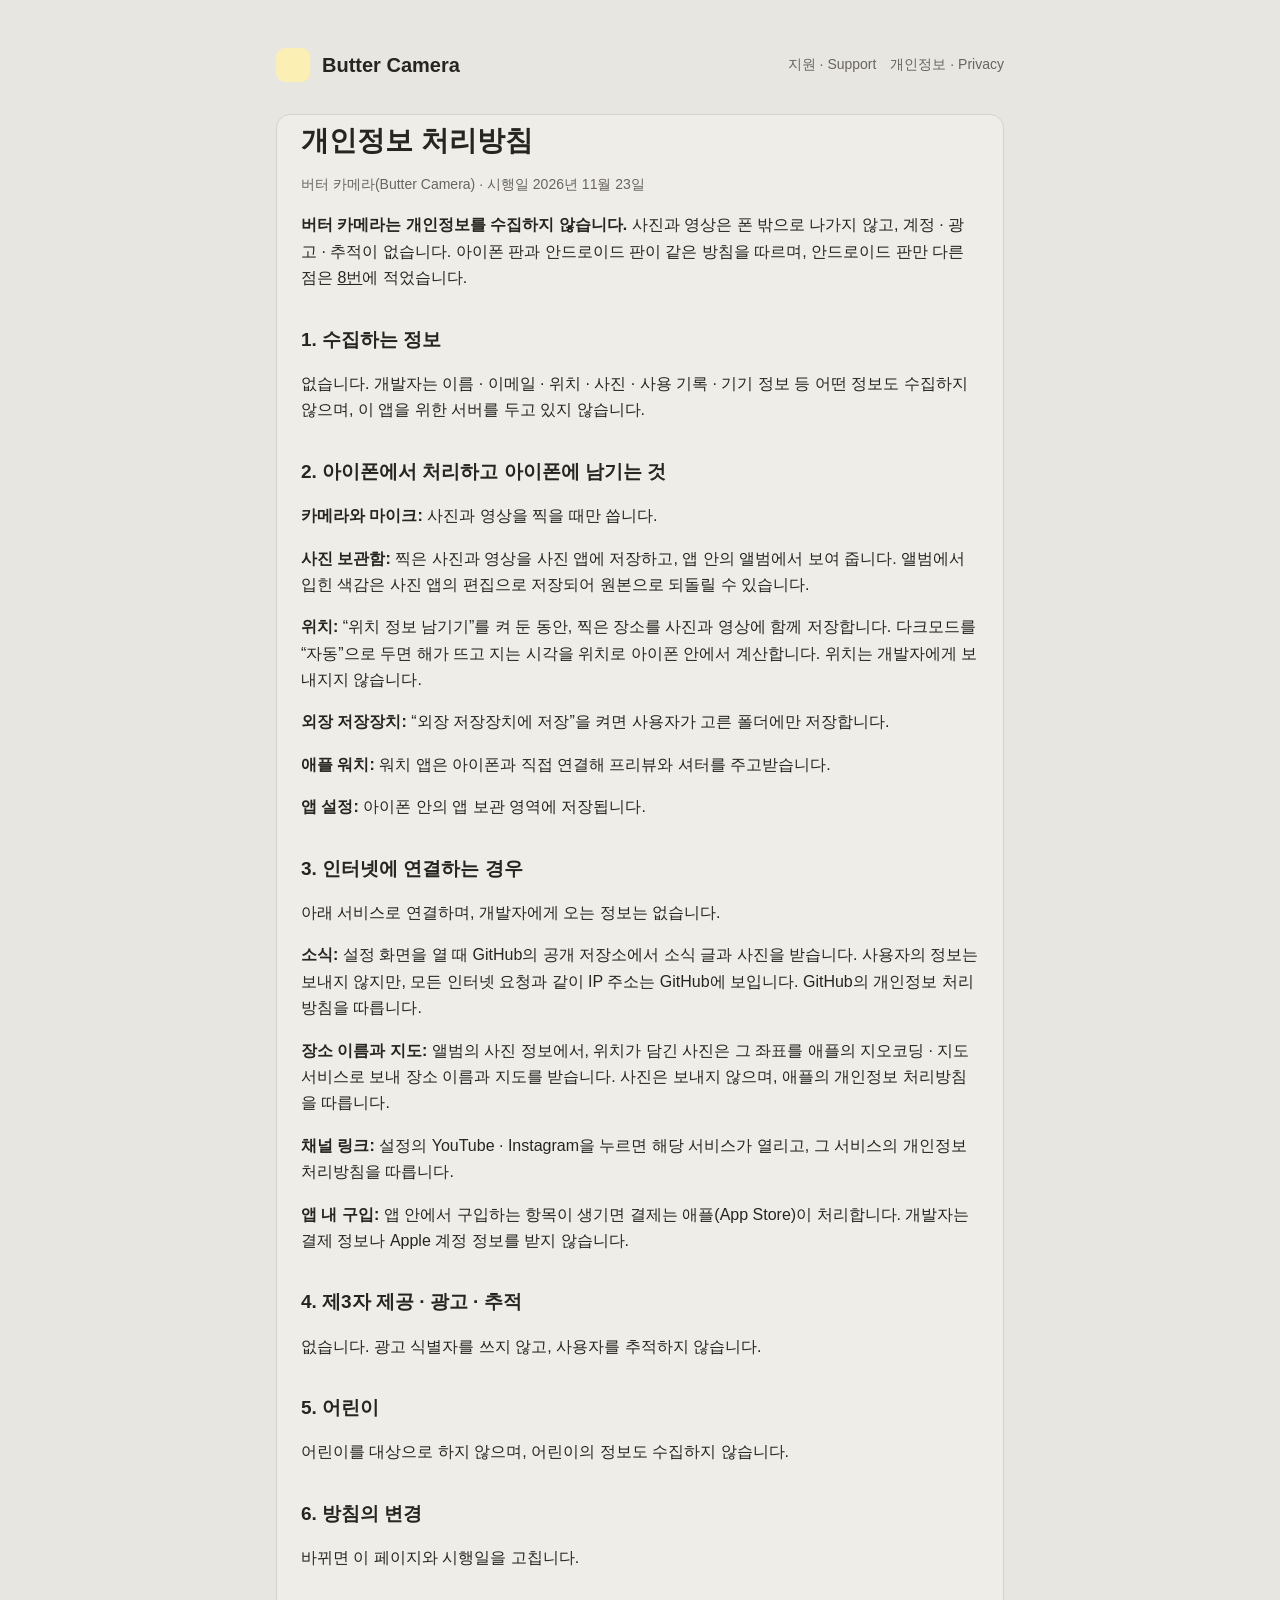
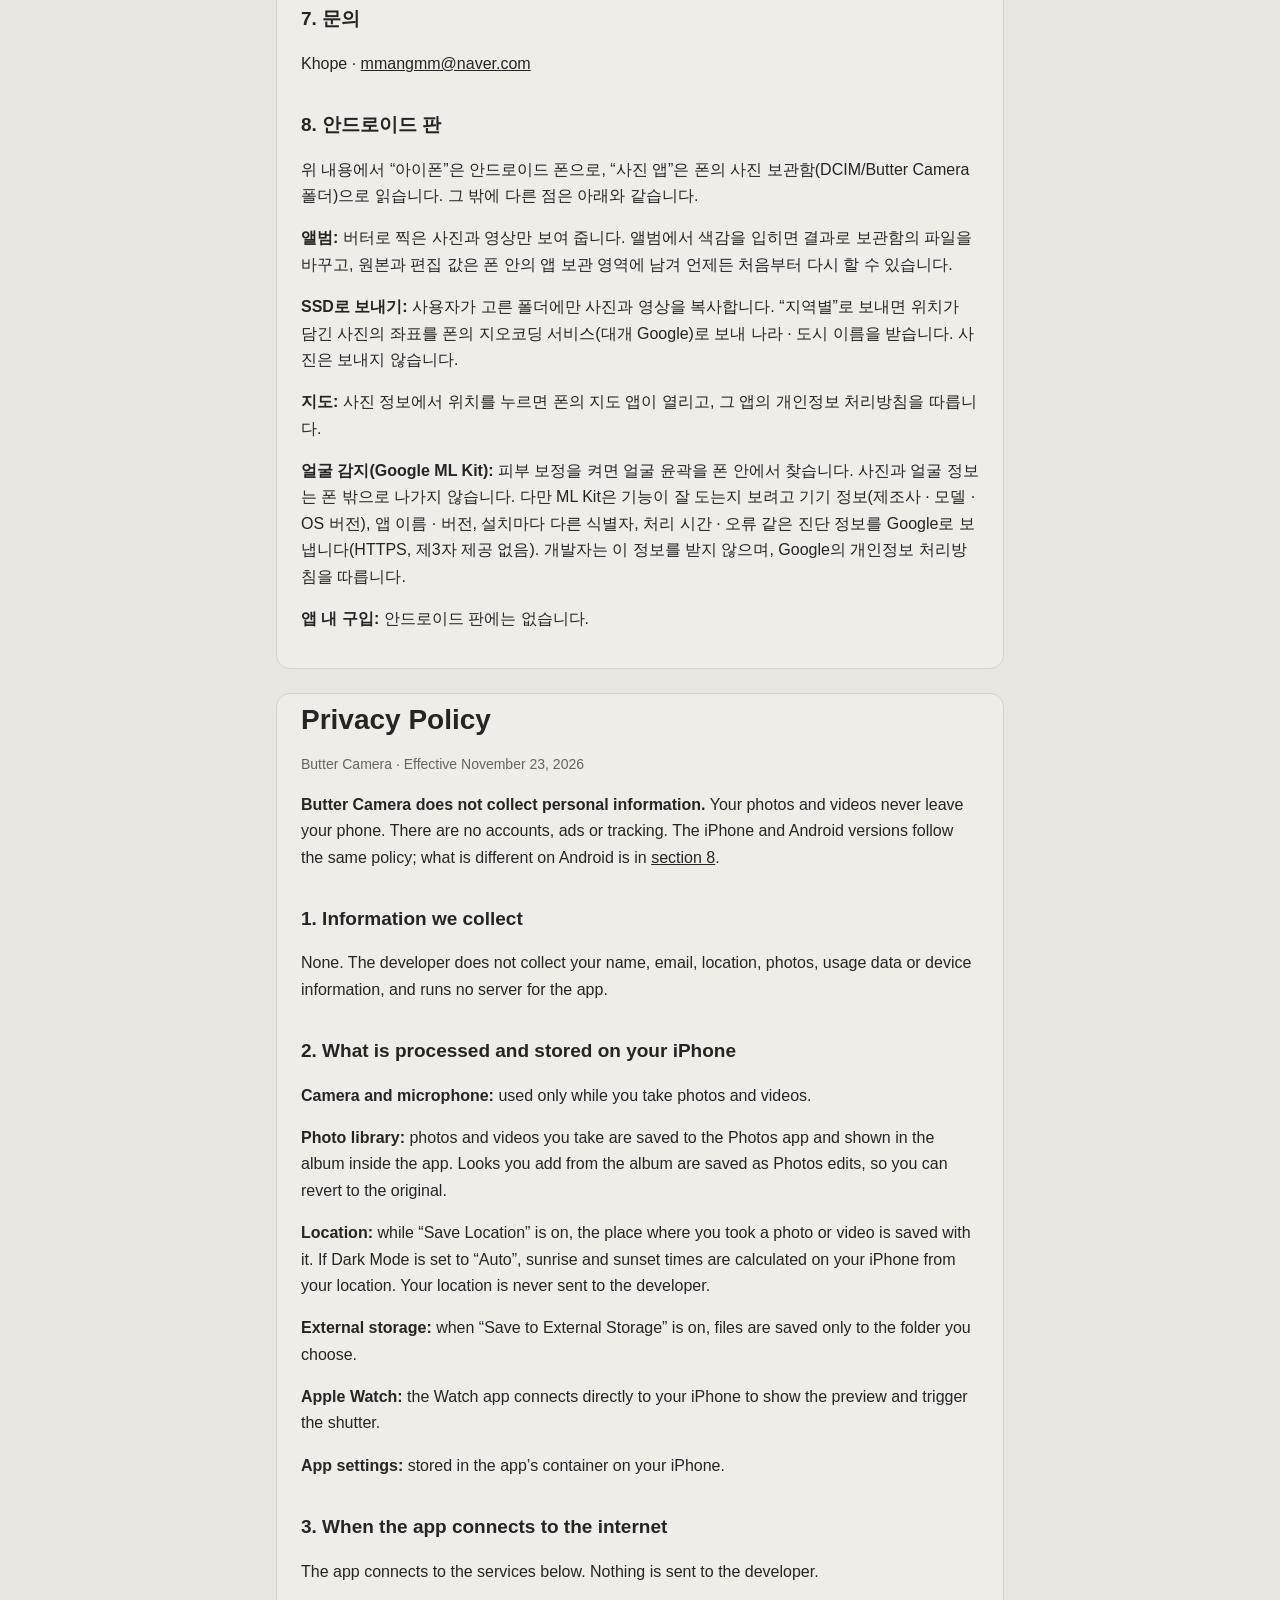
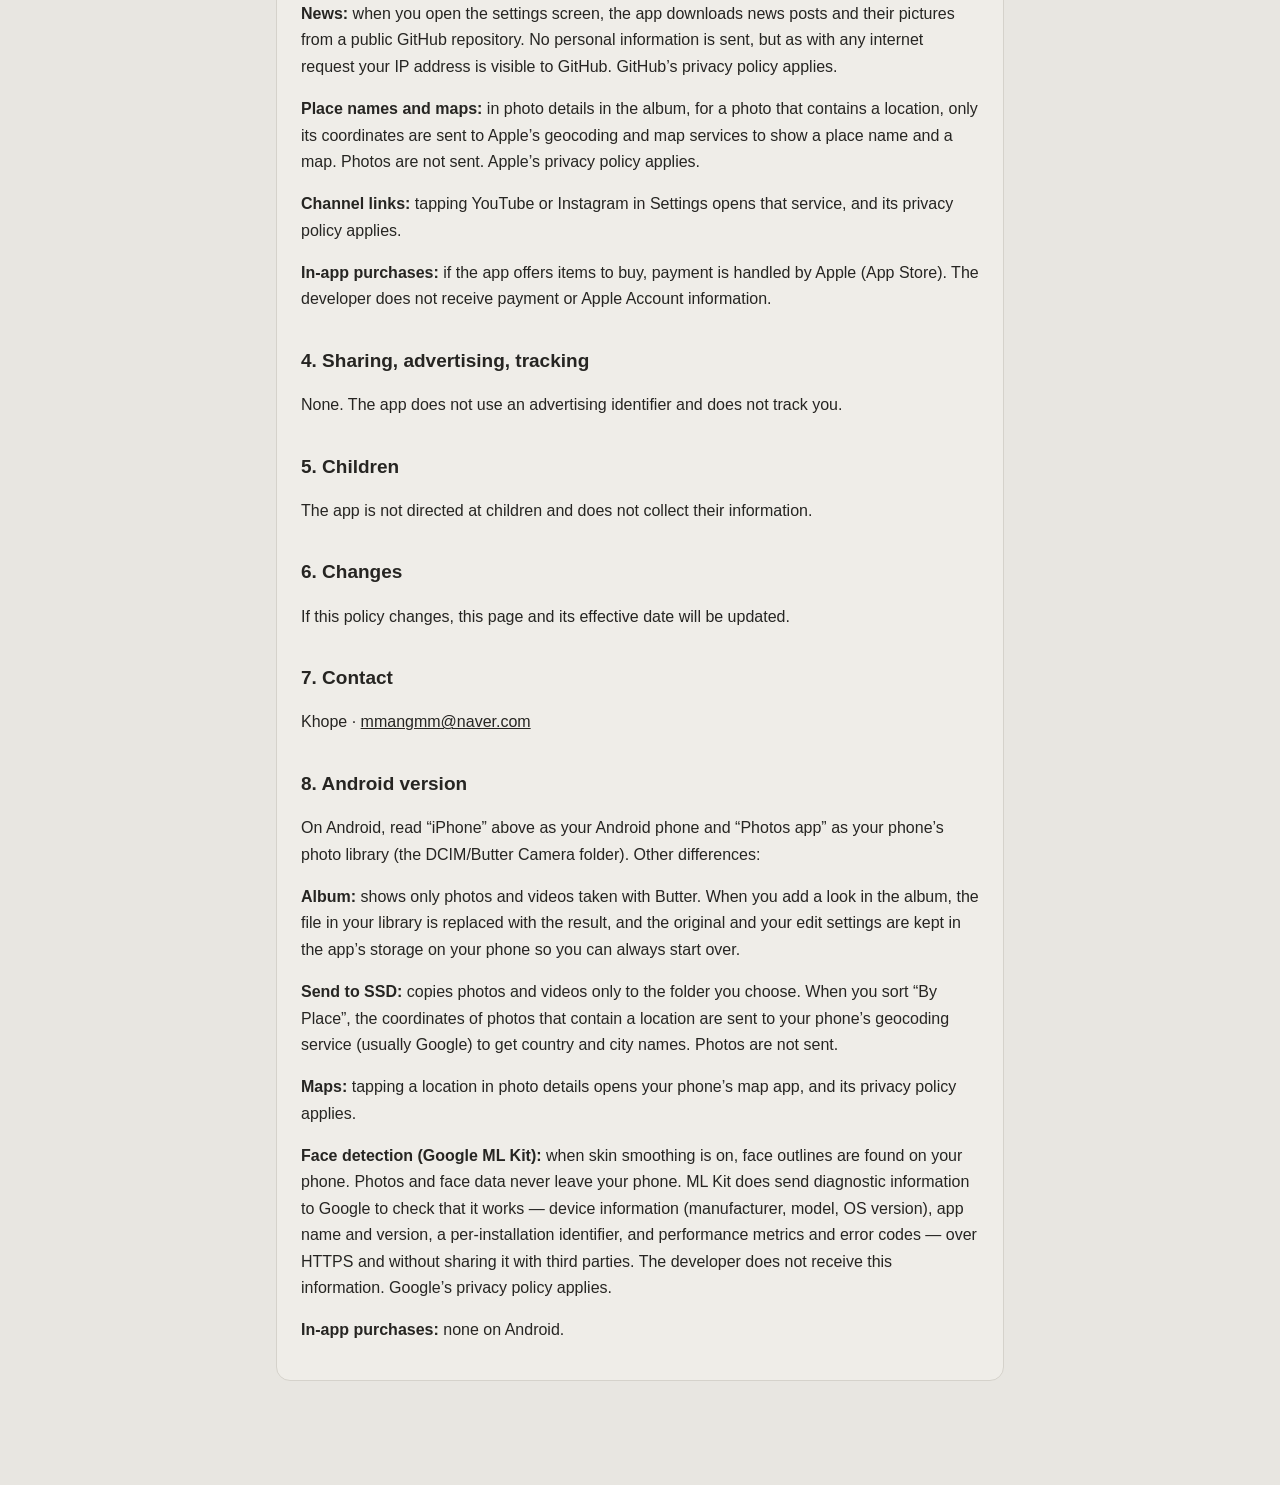
<file: butter-camera/privacy.html>
<!doctype html>
<html lang="ko">
<head>
<meta charset="utf-8">
<meta name="viewport" content="width=device-width, initial-scale=1">
<title>Butter Camera — 개인정보 처리방침 · Privacy Policy</title>
<link rel="stylesheet" href="style.css">
</head>
<body>
<main>
<header><span class="dot"></span><b>Butter Camera</b><nav><a href="index.html">지원 · Support</a><a href="privacy.html">개인정보 · Privacy</a></nav></header>

<section class="lang" lang="ko">
<h1>개인정보 처리방침</h1>
<p class="muted">버터 카메라(Butter Camera) · 시행일 2026년 11월 23일</p>
<p><b>버터 카메라는 개인정보를 수집하지 않습니다.</b> 사진과 영상은 폰 밖으로 나가지 않고, 계정 · 광고 · 추적이 없습니다. 아이폰 판과 안드로이드 판이 같은 방침을 따르며, 안드로이드 판만 다른 점은 <a href="#android-ko">8번</a>에 적었습니다.</p>

<h2>1. 수집하는 정보</h2>
<p>없습니다. 개발자는 이름 · 이메일 · 위치 · 사진 · 사용 기록 · 기기 정보 등 어떤 정보도 수집하지 않으며, 이 앱을 위한 서버를 두고 있지 않습니다.</p>

<h2>2. 아이폰에서 처리하고 아이폰에 남기는 것</h2>
<p><b>카메라와 마이크:</b> 사진과 영상을 찍을 때만 씁니다.</p>
<p><b>사진 보관함:</b> 찍은 사진과 영상을 사진 앱에 저장하고, 앱 안의 앨범에서 보여 줍니다. 앨범에서 입힌 색감은 사진 앱의 편집으로 저장되어 원본으로 되돌릴 수 있습니다.</p>
<p><b>위치:</b> “위치 정보 남기기”를 켜 둔 동안, 찍은 장소를 사진과 영상에 함께 저장합니다. 다크모드를 “자동”으로 두면 해가 뜨고 지는 시각을 위치로 아이폰 안에서 계산합니다. 위치는 개발자에게 보내지지 않습니다.</p>
<p><b>외장 저장장치:</b> “외장 저장장치에 저장”을 켜면 사용자가 고른 폴더에만 저장합니다.</p>
<p><b>애플 워치:</b> 워치 앱은 아이폰과 직접 연결해 프리뷰와 셔터를 주고받습니다.</p>
<p><b>앱 설정:</b> 아이폰 안의 앱 보관 영역에 저장됩니다.</p>

<h2>3. 인터넷에 연결하는 경우</h2>
<p>아래 서비스로 연결하며, 개발자에게 오는 정보는 없습니다.</p>
<p><b>소식:</b> 설정 화면을 열 때 GitHub의 공개 저장소에서 소식 글과 사진을 받습니다. 사용자의 정보는 보내지 않지만, 모든 인터넷 요청과 같이 IP 주소는 GitHub에 보입니다. GitHub의 개인정보 처리방침을 따릅니다.</p>
<p><b>장소 이름과 지도:</b> 앨범의 사진 정보에서, 위치가 담긴 사진은 그 좌표를 애플의 지오코딩 · 지도 서비스로 보내 장소 이름과 지도를 받습니다. 사진은 보내지 않으며, 애플의 개인정보 처리방침을 따릅니다.</p>
<p><b>채널 링크:</b> 설정의 YouTube · Instagram을 누르면 해당 서비스가 열리고, 그 서비스의 개인정보 처리방침을 따릅니다.</p>
<p><b>앱 내 구입:</b> 앱 안에서 구입하는 항목이 생기면 결제는 애플(App Store)이 처리합니다. 개발자는 결제 정보나 Apple 계정 정보를 받지 않습니다.</p>

<h2>4. 제3자 제공 · 광고 · 추적</h2>
<p>없습니다. 광고 식별자를 쓰지 않고, 사용자를 추적하지 않습니다.</p>

<h2>5. 어린이</h2>
<p>어린이를 대상으로 하지 않으며, 어린이의 정보도 수집하지 않습니다.</p>

<h2>6. 방침의 변경</h2>
<p>바뀌면 이 페이지와 시행일을 고칩니다.</p>

<h2>7. 문의</h2>
<p>Khope · <a href="mailto:mmangmm@naver.com">mmangmm@naver.com</a></p>

<h2 id="android-ko">8. 안드로이드 판</h2>
<p>위 내용에서 “아이폰”은 안드로이드 폰으로, “사진 앱”은 폰의 사진 보관함(DCIM/Butter Camera 폴더)으로 읽습니다. 그 밖에 다른 점은 아래와 같습니다.</p>
<p><b>앨범:</b> 버터로 찍은 사진과 영상만 보여 줍니다. 앨범에서 색감을 입히면 결과로 보관함의 파일을 바꾸고, 원본과 편집 값은 폰 안의 앱 보관 영역에 남겨 언제든 처음부터 다시 할 수 있습니다.</p>
<p><b>SSD로 보내기:</b> 사용자가 고른 폴더에만 사진과 영상을 복사합니다. “지역별”로 보내면 위치가 담긴 사진의 좌표를 폰의 지오코딩 서비스(대개 Google)로 보내 나라 · 도시 이름을 받습니다. 사진은 보내지 않습니다.</p>
<p><b>지도:</b> 사진 정보에서 위치를 누르면 폰의 지도 앱이 열리고, 그 앱의 개인정보 처리방침을 따릅니다.</p>
<p><b>얼굴 감지(Google ML Kit):</b> 피부 보정을 켜면 얼굴 윤곽을 폰 안에서 찾습니다. 사진과 얼굴 정보는 폰 밖으로 나가지 않습니다. 다만 ML Kit은 기능이 잘 도는지 보려고 기기 정보(제조사 · 모델 · OS 버전), 앱 이름 · 버전, 설치마다 다른 식별자, 처리 시간 · 오류 같은 진단 정보를 Google로 보냅니다(HTTPS, 제3자 제공 없음). 개발자는 이 정보를 받지 않으며, Google의 개인정보 처리방침을 따릅니다.</p>
<p><b>앱 내 구입:</b> 안드로이드 판에는 없습니다.</p>
</section>

<section class="lang" lang="en">
<h1>Privacy Policy</h1>
<p class="muted">Butter Camera · Effective November 23, 2026</p>
<p><b>Butter Camera does not collect personal information.</b> Your photos and videos never leave your phone. There are no accounts, ads or tracking. The iPhone and Android versions follow the same policy; what is different on Android is in <a href="#android-en">section 8</a>.</p>

<h2>1. Information we collect</h2>
<p>None. The developer does not collect your name, email, location, photos, usage data or device information, and runs no server for the app.</p>

<h2>2. What is processed and stored on your iPhone</h2>
<p><b>Camera and microphone:</b> used only while you take photos and videos.</p>
<p><b>Photo library:</b> photos and videos you take are saved to the Photos app and shown in the album inside the app. Looks you add from the album are saved as Photos edits, so you can revert to the original.</p>
<p><b>Location:</b> while “Save Location” is on, the place where you took a photo or video is saved with it. If Dark Mode is set to “Auto”, sunrise and sunset times are calculated on your iPhone from your location. Your location is never sent to the developer.</p>
<p><b>External storage:</b> when “Save to External Storage” is on, files are saved only to the folder you choose.</p>
<p><b>Apple Watch:</b> the Watch app connects directly to your iPhone to show the preview and trigger the shutter.</p>
<p><b>App settings:</b> stored in the app’s container on your iPhone.</p>

<h2>3. When the app connects to the internet</h2>
<p>The app connects to the services below. Nothing is sent to the developer.</p>
<p><b>News:</b> when you open the settings screen, the app downloads news posts and their pictures from a public GitHub repository. No personal information is sent, but as with any internet request your IP address is visible to GitHub. GitHub’s privacy policy applies.</p>
<p><b>Place names and maps:</b> in photo details in the album, for a photo that contains a location, only its coordinates are sent to Apple’s geocoding and map services to show a place name and a map. Photos are not sent. Apple’s privacy policy applies.</p>
<p><b>Channel links:</b> tapping YouTube or Instagram in Settings opens that service, and its privacy policy applies.</p>
<p><b>In-app purchases:</b> if the app offers items to buy, payment is handled by Apple (App Store). The developer does not receive payment or Apple Account information.</p>

<h2>4. Sharing, advertising, tracking</h2>
<p>None. The app does not use an advertising identifier and does not track you.</p>

<h2>5. Children</h2>
<p>The app is not directed at children and does not collect their information.</p>

<h2>6. Changes</h2>
<p>If this policy changes, this page and its effective date will be updated.</p>

<h2>7. Contact</h2>
<p>Khope · <a href="mailto:mmangmm@naver.com">mmangmm@naver.com</a></p>

<h2 id="android-en">8. Android version</h2>
<p>On Android, read “iPhone” above as your Android phone and “Photos app” as your phone’s photo library (the DCIM/Butter Camera folder). Other differences:</p>
<p><b>Album:</b> shows only photos and videos taken with Butter. When you add a look in the album, the file in your library is replaced with the result, and the original and your edit settings are kept in the app’s storage on your phone so you can always start over.</p>
<p><b>Send to SSD:</b> copies photos and videos only to the folder you choose. When you sort “By Place”, the coordinates of photos that contain a location are sent to your phone’s geocoding service (usually Google) to get country and city names. Photos are not sent.</p>
<p><b>Maps:</b> tapping a location in photo details opens your phone’s map app, and its privacy policy applies.</p>
<p><b>Face detection (Google ML Kit):</b> when skin smoothing is on, face outlines are found on your phone. Photos and face data never leave your phone. ML Kit does send diagnostic information to Google to check that it works — device information (manufacturer, model, OS version), app name and version, a per-installation identifier, and performance metrics and error codes — over HTTPS and without sharing it with third parties. The developer does not receive this information. Google’s privacy policy applies.</p>
<p><b>In-app purchases:</b> none on Android.</p>
</section>
</main>
</body>
</html>
</file>
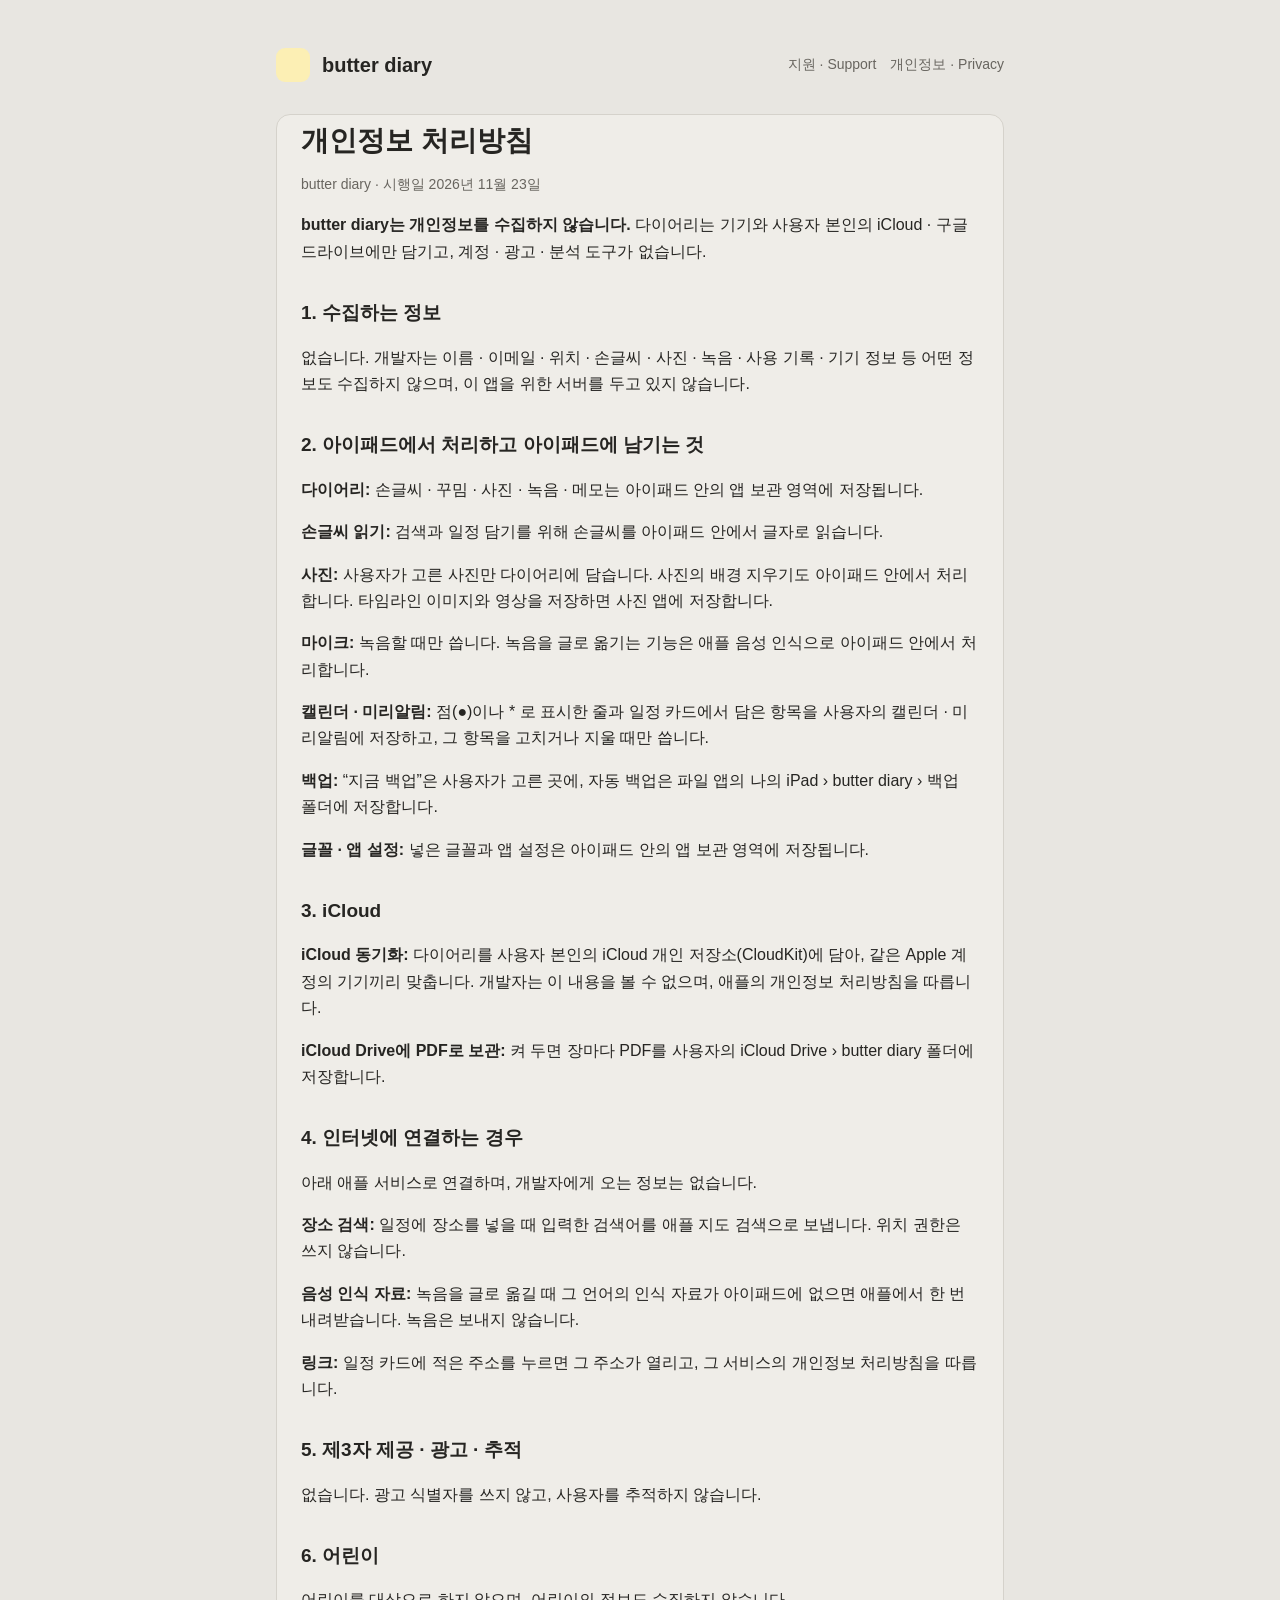
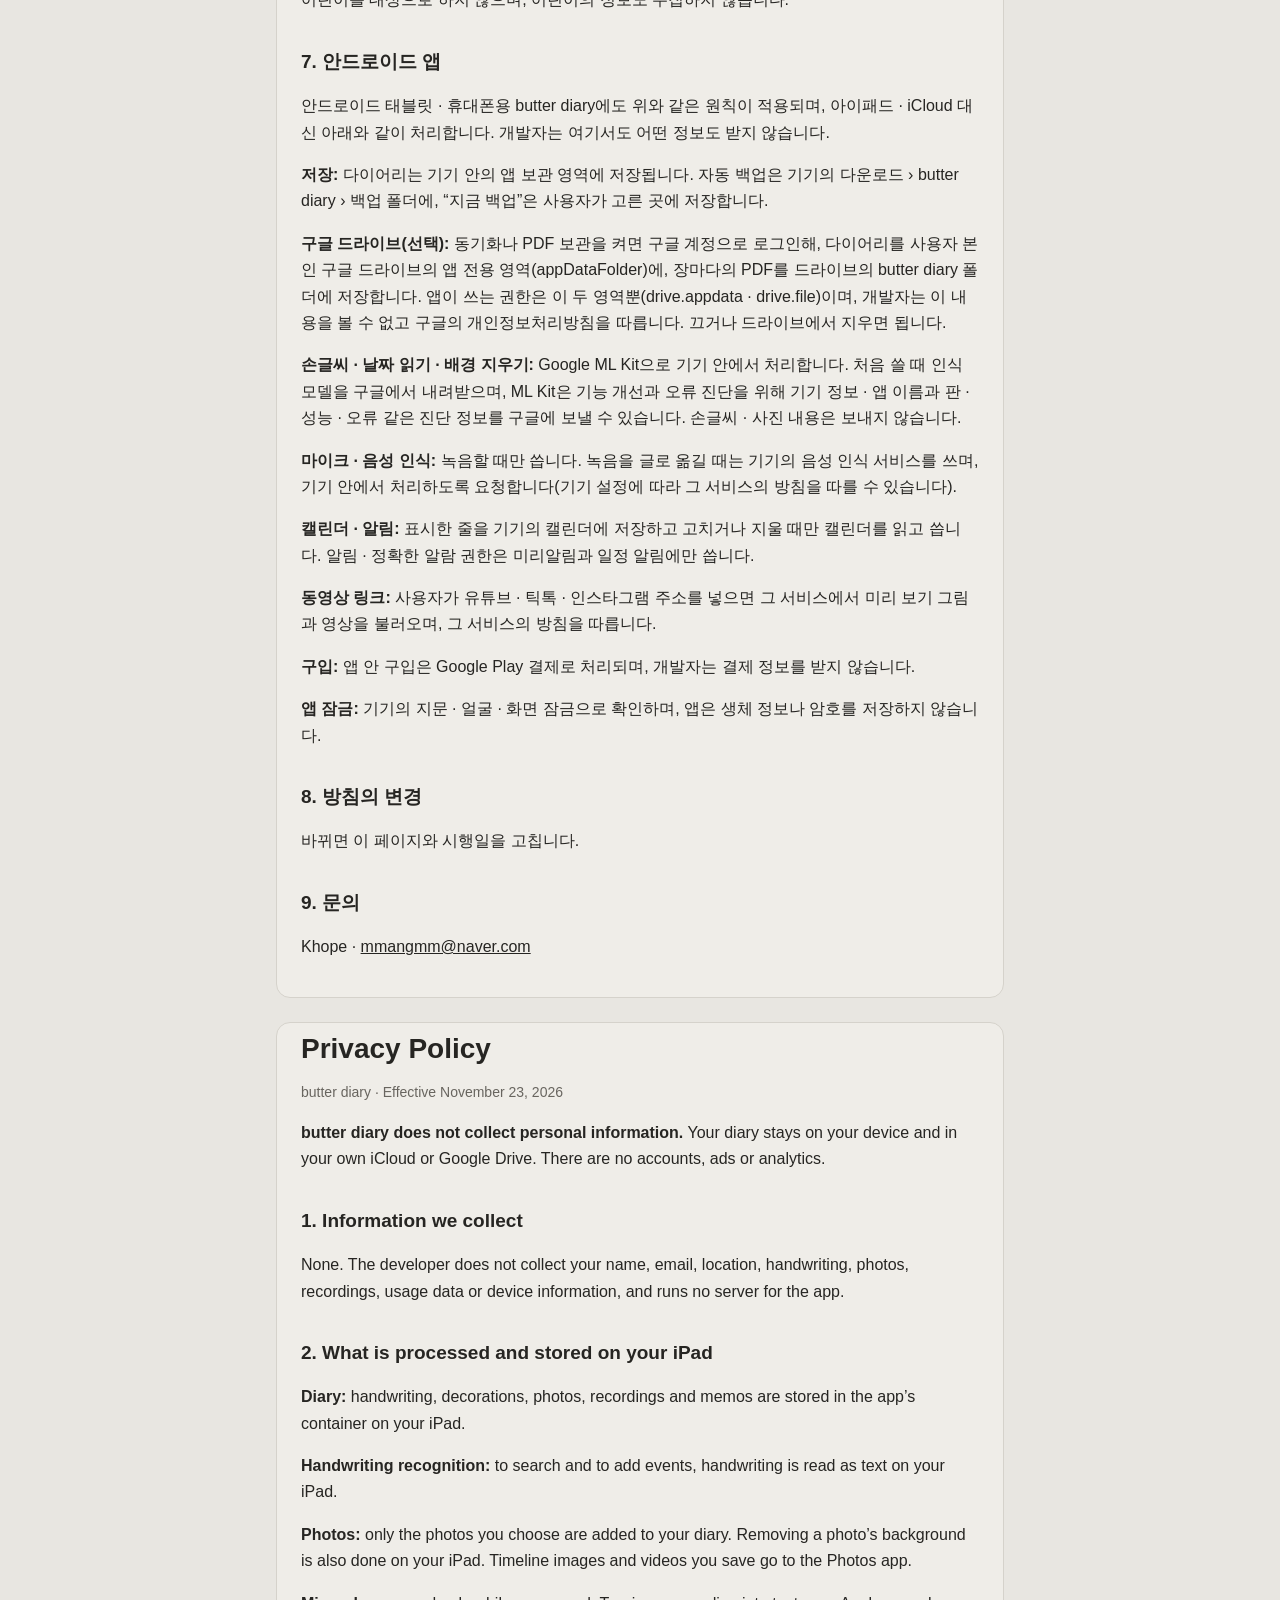
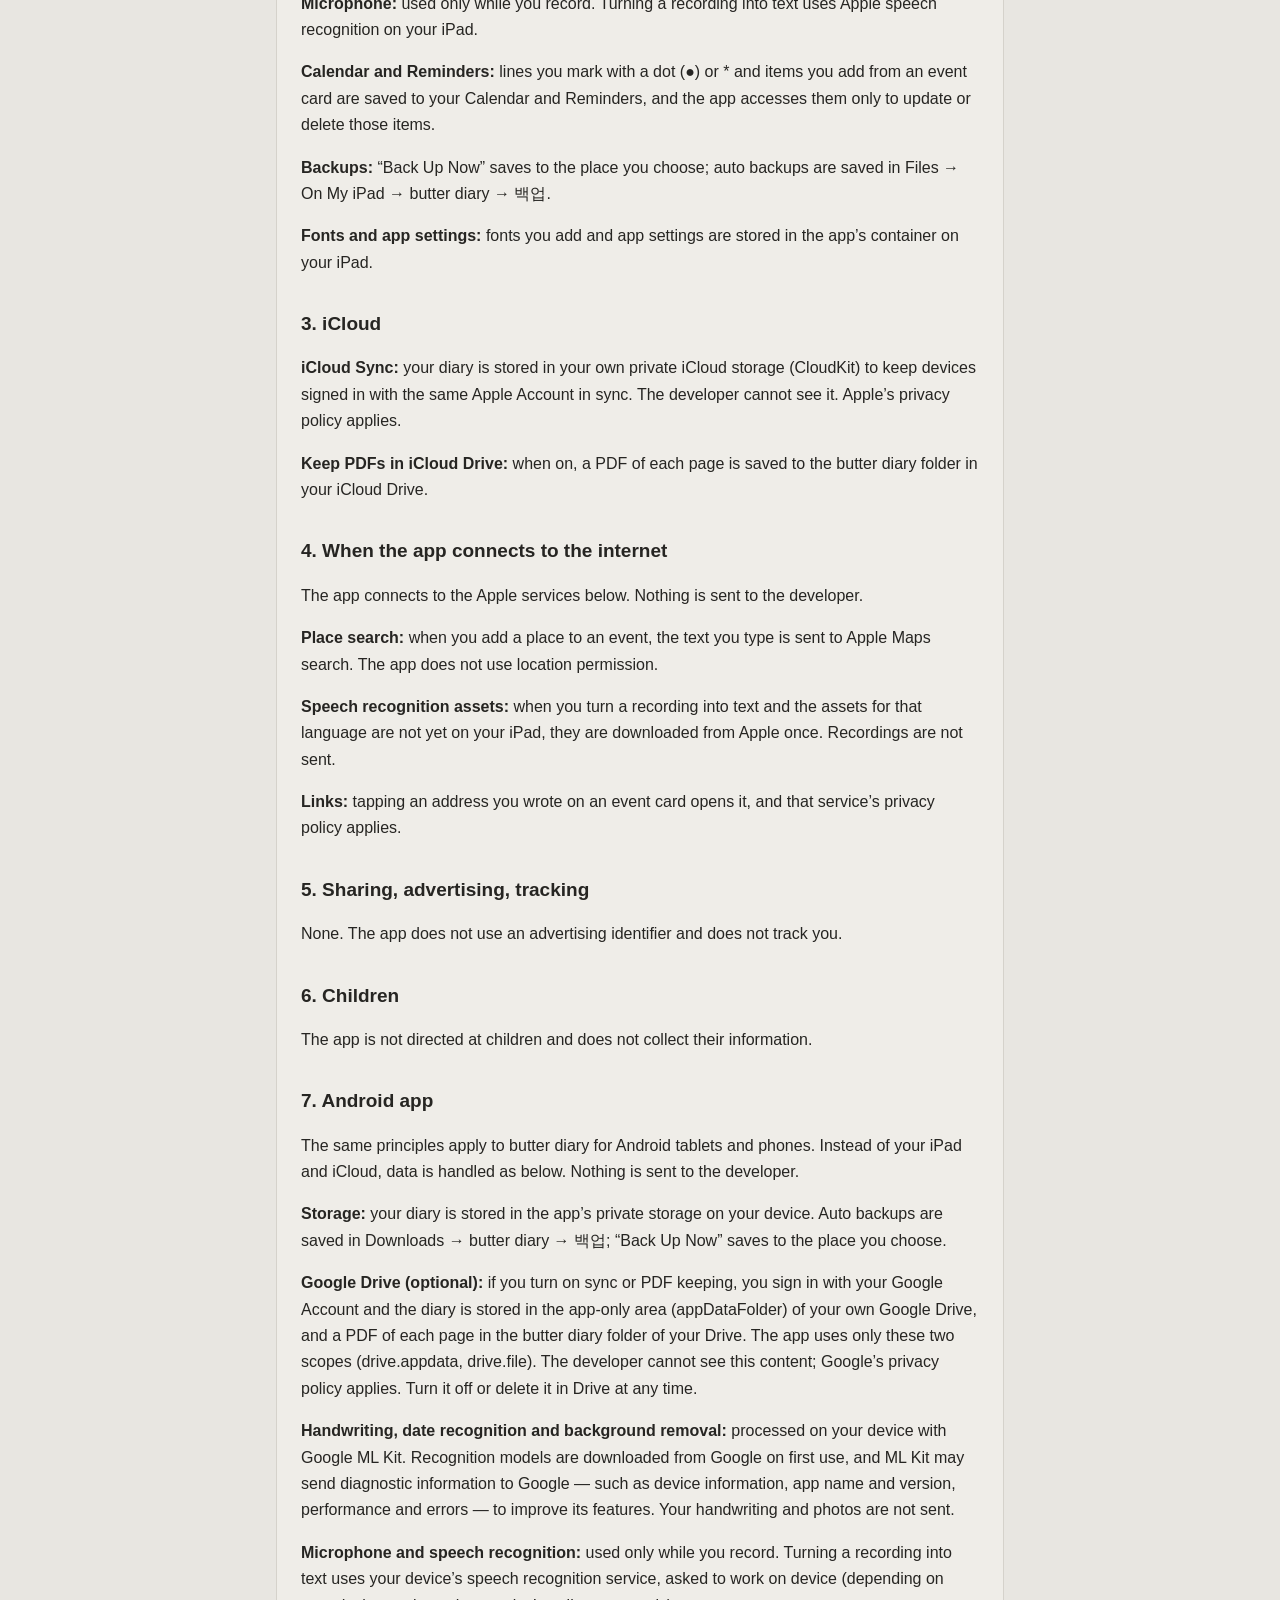
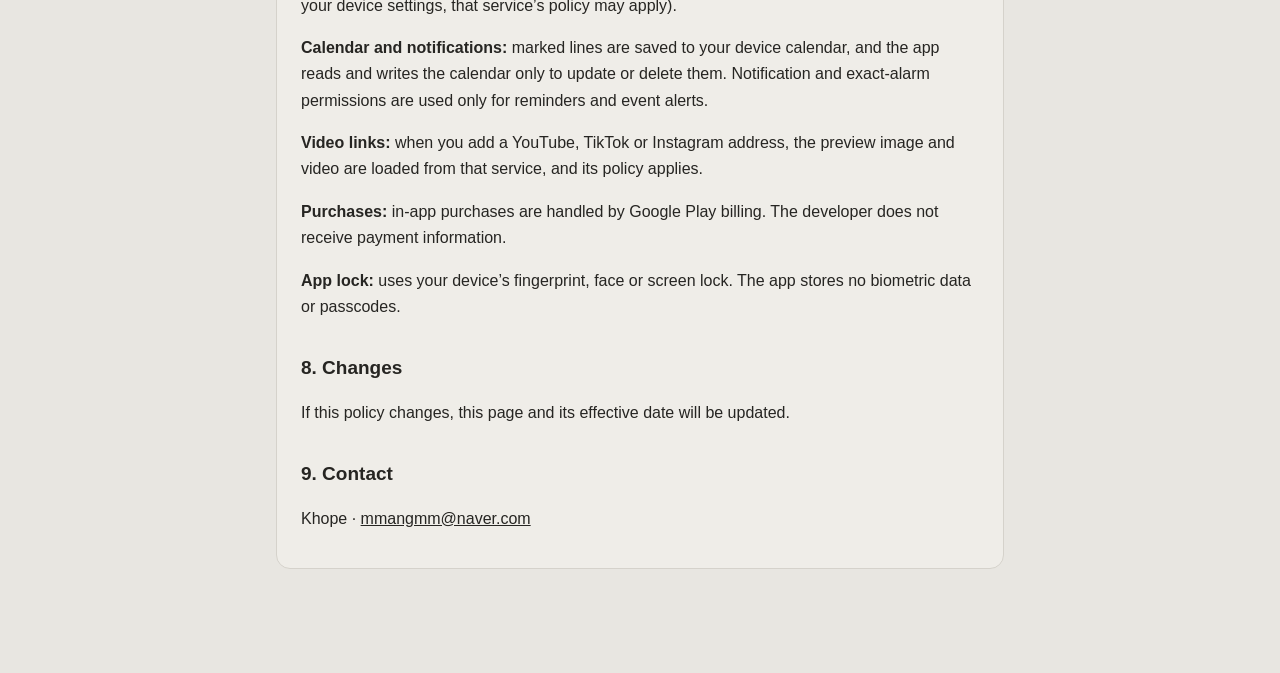
<file: butter-diary/privacy.html>
<!doctype html>
<html lang="ko">
<head>
<meta charset="utf-8">
<meta name="viewport" content="width=device-width, initial-scale=1">
<title>butter diary — 개인정보 처리방침 · Privacy Policy</title>
<link rel="stylesheet" href="style.css">
</head>
<body>
<main>
<header><span class="dot"></span><b>butter diary</b><nav><a href="index.html">지원 · Support</a><a href="privacy.html">개인정보 · Privacy</a></nav></header>

<section class="lang" lang="ko">
<h1>개인정보 처리방침</h1>
<p class="muted">butter diary · 시행일 2026년 11월 23일</p>
<p><b>butter diary는 개인정보를 수집하지 않습니다.</b> 다이어리는 기기와 사용자 본인의 iCloud · 구글 드라이브에만 담기고, 계정 · 광고 · 분석 도구가 없습니다.</p>

<h2>1. 수집하는 정보</h2>
<p>없습니다. 개발자는 이름 · 이메일 · 위치 · 손글씨 · 사진 · 녹음 · 사용 기록 · 기기 정보 등 어떤 정보도 수집하지 않으며, 이 앱을 위한 서버를 두고 있지 않습니다.</p>

<h2>2. 아이패드에서 처리하고 아이패드에 남기는 것</h2>
<p><b>다이어리:</b> 손글씨 · 꾸밈 · 사진 · 녹음 · 메모는 아이패드 안의 앱 보관 영역에 저장됩니다.</p>
<p><b>손글씨 읽기:</b> 검색과 일정 담기를 위해 손글씨를 아이패드 안에서 글자로 읽습니다.</p>
<p><b>사진:</b> 사용자가 고른 사진만 다이어리에 담습니다. 사진의 배경 지우기도 아이패드 안에서 처리합니다. 타임라인 이미지와 영상을 저장하면 사진 앱에 저장합니다.</p>
<p><b>마이크:</b> 녹음할 때만 씁니다. 녹음을 글로 옮기는 기능은 애플 음성 인식으로 아이패드 안에서 처리합니다.</p>
<p><b>캘린더 · 미리알림:</b> 점(●)이나 * 로 표시한 줄과 일정 카드에서 담은 항목을 사용자의 캘린더 · 미리알림에 저장하고, 그 항목을 고치거나 지울 때만 씁니다.</p>
<p><b>백업:</b> “지금 백업”은 사용자가 고른 곳에, 자동 백업은 파일 앱의 나의 iPad › butter diary › 백업 폴더에 저장합니다.</p>
<p><b>글꼴 · 앱 설정:</b> 넣은 글꼴과 앱 설정은 아이패드 안의 앱 보관 영역에 저장됩니다.</p>

<h2>3. iCloud</h2>
<p><b>iCloud 동기화:</b> 다이어리를 사용자 본인의 iCloud 개인 저장소(CloudKit)에 담아, 같은 Apple 계정의 기기끼리 맞춥니다. 개발자는 이 내용을 볼 수 없으며, 애플의 개인정보 처리방침을 따릅니다.</p>
<p><b>iCloud Drive에 PDF로 보관:</b> 켜 두면 장마다 PDF를 사용자의 iCloud Drive › butter diary 폴더에 저장합니다.</p>

<h2>4. 인터넷에 연결하는 경우</h2>
<p>아래 애플 서비스로 연결하며, 개발자에게 오는 정보는 없습니다.</p>
<p><b>장소 검색:</b> 일정에 장소를 넣을 때 입력한 검색어를 애플 지도 검색으로 보냅니다. 위치 권한은 쓰지 않습니다.</p>
<p><b>음성 인식 자료:</b> 녹음을 글로 옮길 때 그 언어의 인식 자료가 아이패드에 없으면 애플에서 한 번 내려받습니다. 녹음은 보내지 않습니다.</p>
<p><b>링크:</b> 일정 카드에 적은 주소를 누르면 그 주소가 열리고, 그 서비스의 개인정보 처리방침을 따릅니다.</p>

<h2>5. 제3자 제공 · 광고 · 추적</h2>
<p>없습니다. 광고 식별자를 쓰지 않고, 사용자를 추적하지 않습니다.</p>

<h2>6. 어린이</h2>
<p>어린이를 대상으로 하지 않으며, 어린이의 정보도 수집하지 않습니다.</p>

<h2>7. 안드로이드 앱</h2>
<p>안드로이드 태블릿 · 휴대폰용 butter diary에도 위와 같은 원칙이 적용되며, 아이패드 · iCloud 대신 아래와 같이 처리합니다. 개발자는 여기서도 어떤 정보도 받지 않습니다.</p>
<p><b>저장:</b> 다이어리는 기기 안의 앱 보관 영역에 저장됩니다. 자동 백업은 기기의 다운로드 › butter diary › 백업 폴더에, “지금 백업”은 사용자가 고른 곳에 저장합니다.</p>
<p><b>구글 드라이브(선택):</b> 동기화나 PDF 보관을 켜면 구글 계정으로 로그인해, 다이어리를 사용자 본인 구글 드라이브의 앱 전용 영역(appDataFolder)에, 장마다의 PDF를 드라이브의 butter diary 폴더에 저장합니다. 앱이 쓰는 권한은 이 두 영역뿐(drive.appdata · drive.file)이며, 개발자는 이 내용을 볼 수 없고 구글의 개인정보처리방침을 따릅니다. 끄거나 드라이브에서 지우면 됩니다.</p>
<p><b>손글씨 · 날짜 읽기 · 배경 지우기:</b> Google ML Kit으로 기기 안에서 처리합니다. 처음 쓸 때 인식 모델을 구글에서 내려받으며, ML Kit은 기능 개선과 오류 진단을 위해 기기 정보 · 앱 이름과 판 · 성능 · 오류 같은 진단 정보를 구글에 보낼 수 있습니다. 손글씨 · 사진 내용은 보내지 않습니다.</p>
<p><b>마이크 · 음성 인식:</b> 녹음할 때만 씁니다. 녹음을 글로 옮길 때는 기기의 음성 인식 서비스를 쓰며, 기기 안에서 처리하도록 요청합니다(기기 설정에 따라 그 서비스의 방침을 따를 수 있습니다).</p>
<p><b>캘린더 · 알림:</b> 표시한 줄을 기기의 캘린더에 저장하고 고치거나 지울 때만 캘린더를 읽고 씁니다. 알림 · 정확한 알람 권한은 미리알림과 일정 알림에만 씁니다.</p>
<p><b>동영상 링크:</b> 사용자가 유튜브 · 틱톡 · 인스타그램 주소를 넣으면 그 서비스에서 미리 보기 그림과 영상을 불러오며, 그 서비스의 방침을 따릅니다.</p>
<p><b>구입:</b> 앱 안 구입은 Google Play 결제로 처리되며, 개발자는 결제 정보를 받지 않습니다.</p>
<p><b>앱 잠금:</b> 기기의 지문 · 얼굴 · 화면 잠금으로 확인하며, 앱은 생체 정보나 암호를 저장하지 않습니다.</p>

<h2>8. 방침의 변경</h2>
<p>바뀌면 이 페이지와 시행일을 고칩니다.</p>

<h2>9. 문의</h2>
<p>Khope · <a href="mailto:mmangmm@naver.com">mmangmm@naver.com</a></p>
</section>

<section class="lang" lang="en">
<h1>Privacy Policy</h1>
<p class="muted">butter diary · Effective November 23, 2026</p>
<p><b>butter diary does not collect personal information.</b> Your diary stays on your device and in your own iCloud or Google Drive. There are no accounts, ads or analytics.</p>

<h2>1. Information we collect</h2>
<p>None. The developer does not collect your name, email, location, handwriting, photos, recordings, usage data or device information, and runs no server for the app.</p>

<h2>2. What is processed and stored on your iPad</h2>
<p><b>Diary:</b> handwriting, decorations, photos, recordings and memos are stored in the app’s container on your iPad.</p>
<p><b>Handwriting recognition:</b> to search and to add events, handwriting is read as text on your iPad.</p>
<p><b>Photos:</b> only the photos you choose are added to your diary. Removing a photo’s background is also done on your iPad. Timeline images and videos you save go to the Photos app.</p>
<p><b>Microphone:</b> used only while you record. Turning a recording into text uses Apple speech recognition on your iPad.</p>
<p><b>Calendar and Reminders:</b> lines you mark with a dot (●) or * and items you add from an event card are saved to your Calendar and Reminders, and the app accesses them only to update or delete those items.</p>
<p><b>Backups:</b> “Back Up Now” saves to the place you choose; auto backups are saved in Files → On My iPad → butter diary → 백업.</p>
<p><b>Fonts and app settings:</b> fonts you add and app settings are stored in the app’s container on your iPad.</p>

<h2>3. iCloud</h2>
<p><b>iCloud Sync:</b> your diary is stored in your own private iCloud storage (CloudKit) to keep devices signed in with the same Apple Account in sync. The developer cannot see it. Apple’s privacy policy applies.</p>
<p><b>Keep PDFs in iCloud Drive:</b> when on, a PDF of each page is saved to the butter diary folder in your iCloud Drive.</p>

<h2>4. When the app connects to the internet</h2>
<p>The app connects to the Apple services below. Nothing is sent to the developer.</p>
<p><b>Place search:</b> when you add a place to an event, the text you type is sent to Apple Maps search. The app does not use location permission.</p>
<p><b>Speech recognition assets:</b> when you turn a recording into text and the assets for that language are not yet on your iPad, they are downloaded from Apple once. Recordings are not sent.</p>
<p><b>Links:</b> tapping an address you wrote on an event card opens it, and that service’s privacy policy applies.</p>

<h2>5. Sharing, advertising, tracking</h2>
<p>None. The app does not use an advertising identifier and does not track you.</p>

<h2>6. Children</h2>
<p>The app is not directed at children and does not collect their information.</p>

<h2>7. Android app</h2>
<p>The same principles apply to butter diary for Android tablets and phones. Instead of your iPad and iCloud, data is handled as below. Nothing is sent to the developer.</p>
<p><b>Storage:</b> your diary is stored in the app’s private storage on your device. Auto backups are saved in Downloads → butter diary → 백업; “Back Up Now” saves to the place you choose.</p>
<p><b>Google Drive (optional):</b> if you turn on sync or PDF keeping, you sign in with your Google Account and the diary is stored in the app-only area (appDataFolder) of your own Google Drive, and a PDF of each page in the butter diary folder of your Drive. The app uses only these two scopes (drive.appdata, drive.file). The developer cannot see this content; Google’s privacy policy applies. Turn it off or delete it in Drive at any time.</p>
<p><b>Handwriting, date recognition and background removal:</b> processed on your device with Google ML Kit. Recognition models are downloaded from Google on first use, and ML Kit may send diagnostic information to Google — such as device information, app name and version, performance and errors — to improve its features. Your handwriting and photos are not sent.</p>
<p><b>Microphone and speech recognition:</b> used only while you record. Turning a recording into text uses your device’s speech recognition service, asked to work on device (depending on your device settings, that service’s policy may apply).</p>
<p><b>Calendar and notifications:</b> marked lines are saved to your device calendar, and the app reads and writes the calendar only to update or delete them. Notification and exact-alarm permissions are used only for reminders and event alerts.</p>
<p><b>Video links:</b> when you add a YouTube, TikTok or Instagram address, the preview image and video are loaded from that service, and its policy applies.</p>
<p><b>Purchases:</b> in-app purchases are handled by Google Play billing. The developer does not receive payment information.</p>
<p><b>App lock:</b> uses your device’s fingerprint, face or screen lock. The app stores no biometric data or passcodes.</p>

<h2>8. Changes</h2>
<p>If this policy changes, this page and its effective date will be updated.</p>

<h2>9. Contact</h2>
<p>Khope · <a href="mailto:mmangmm@naver.com">mmangmm@naver.com</a></p>
</section>
</main>
</body>
</html>
</file>
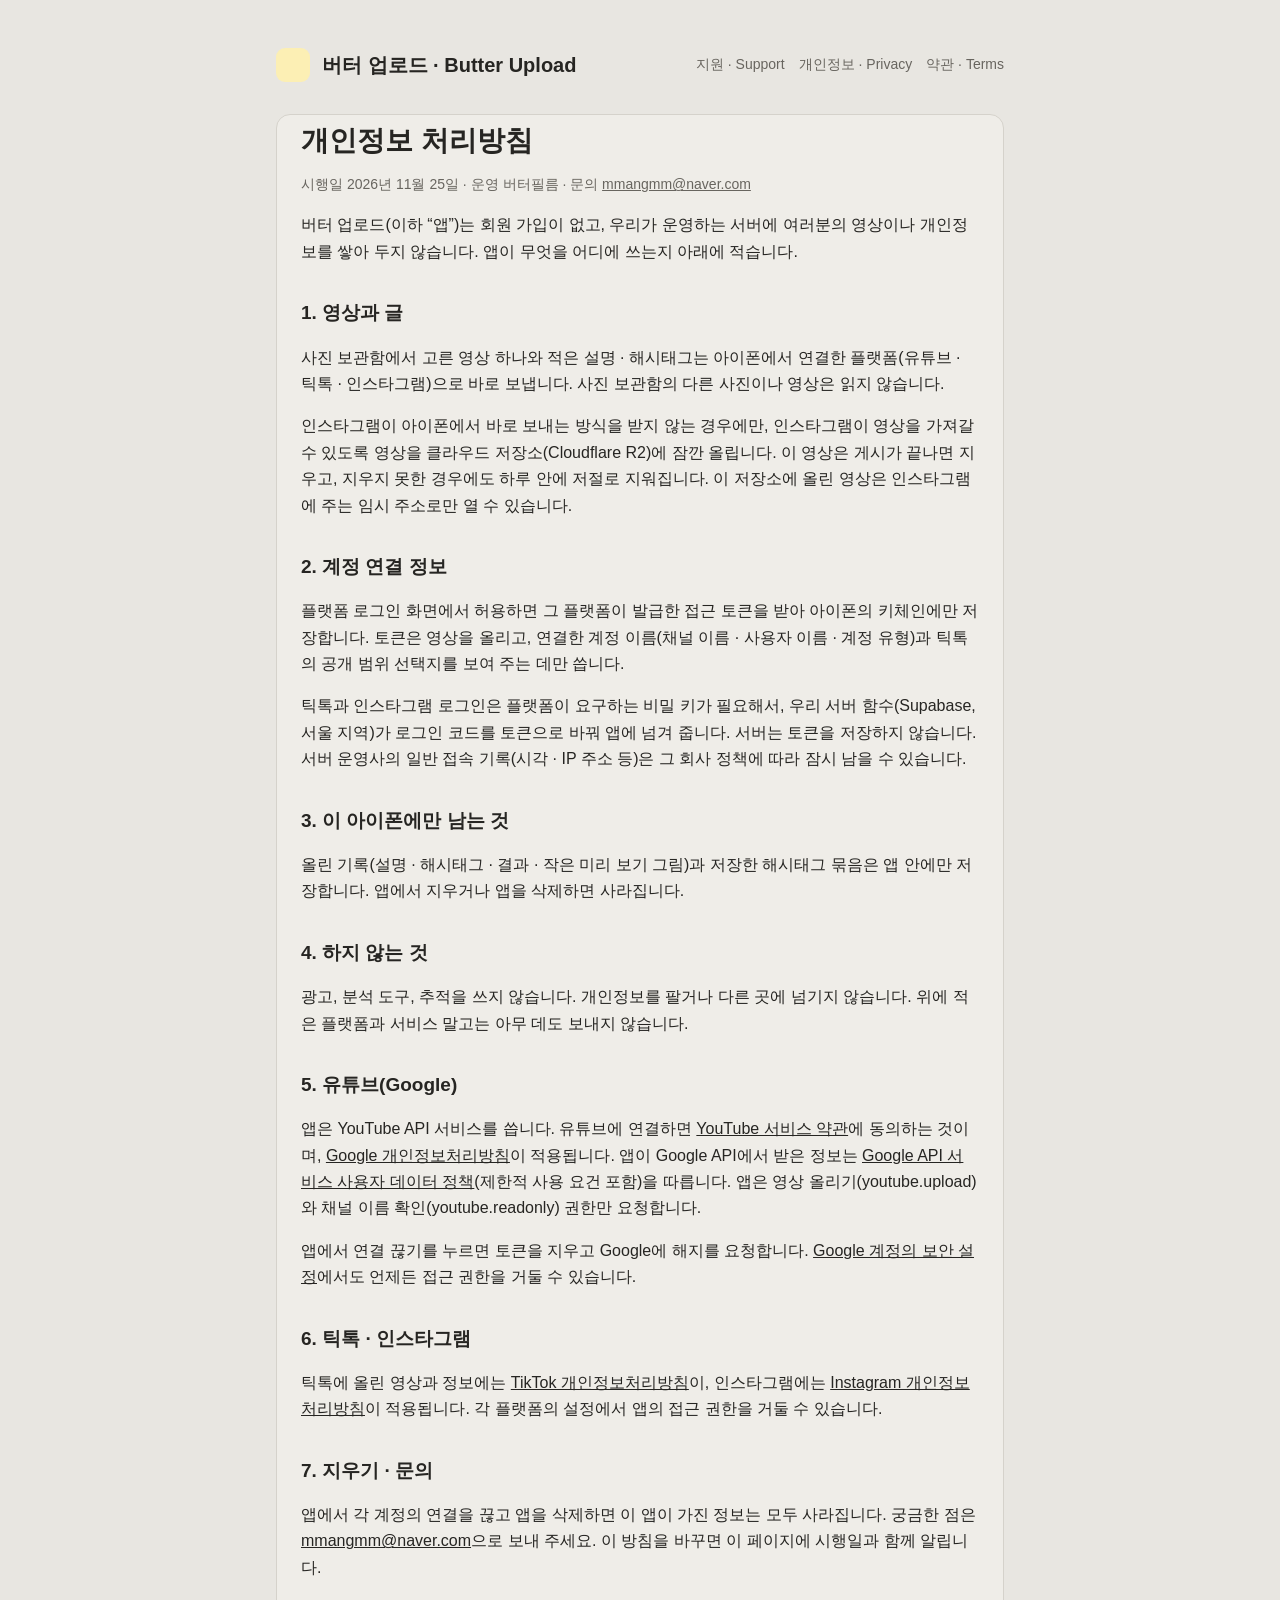
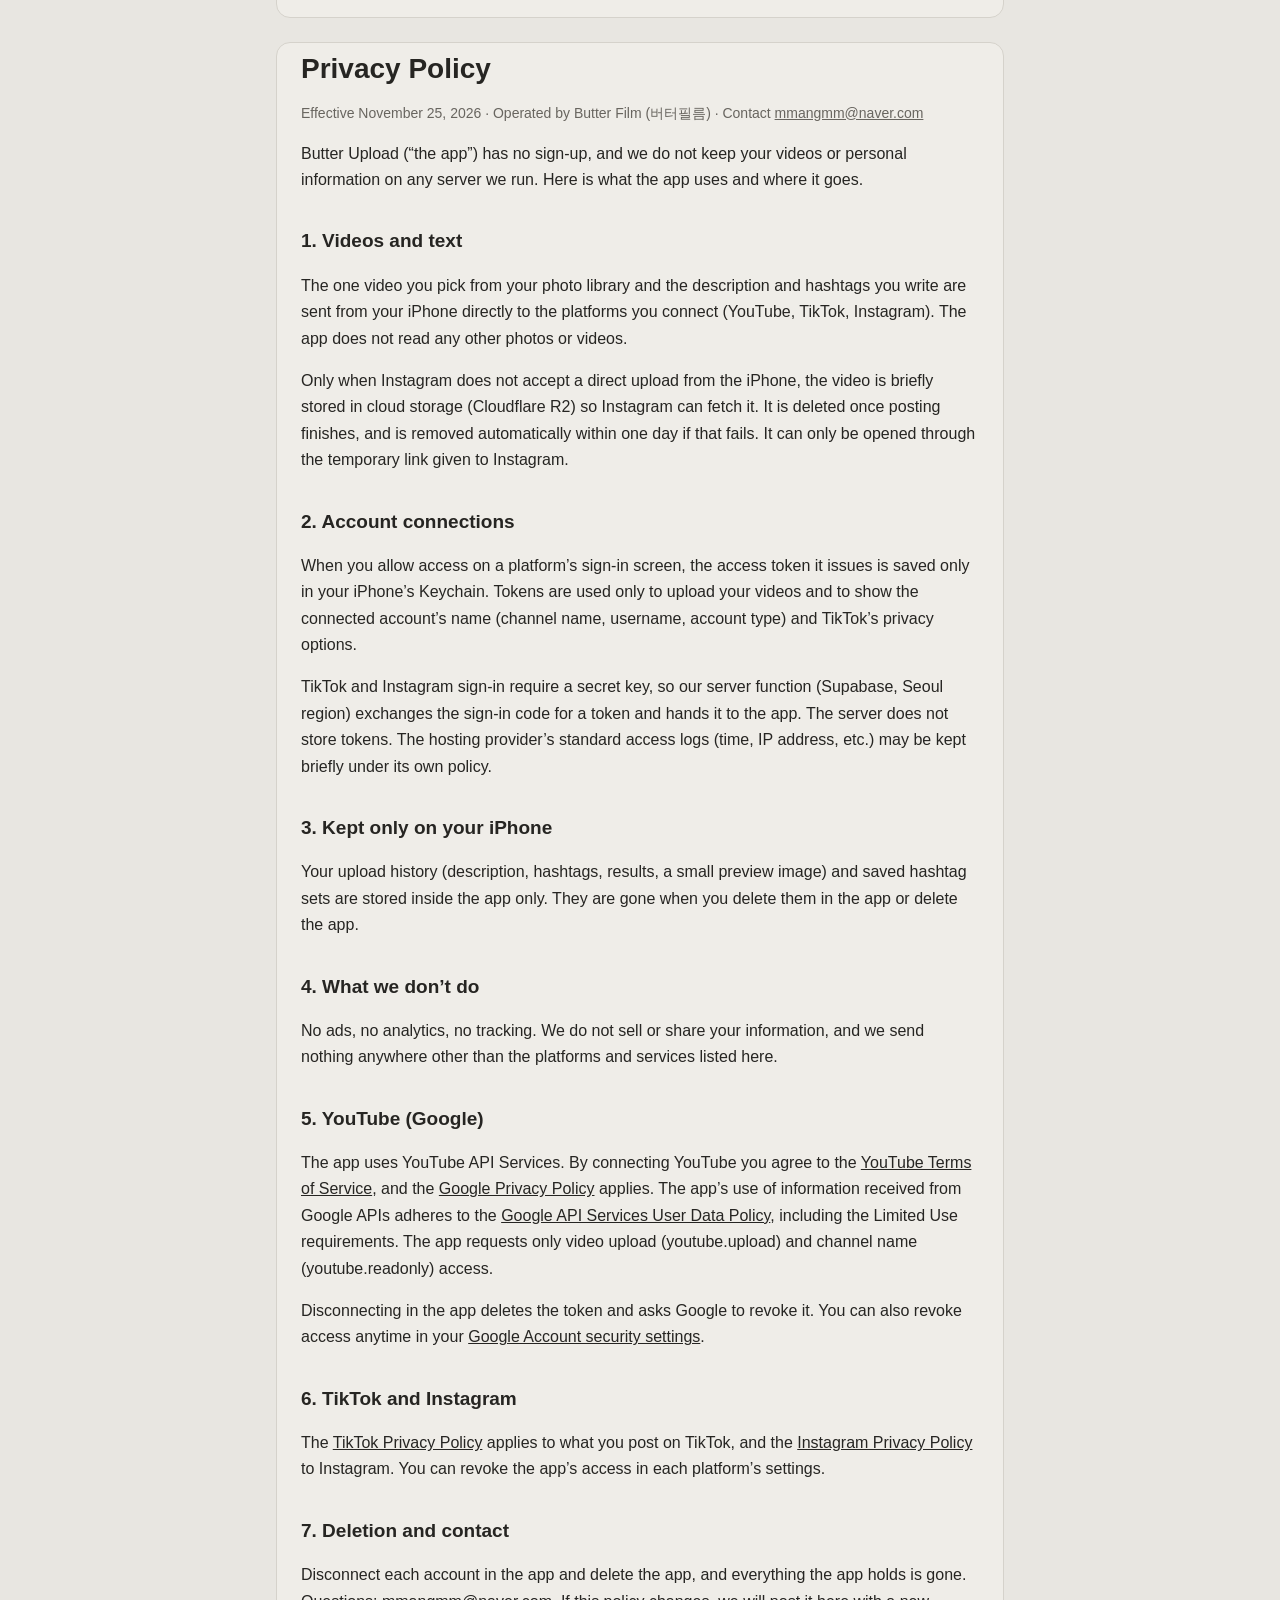
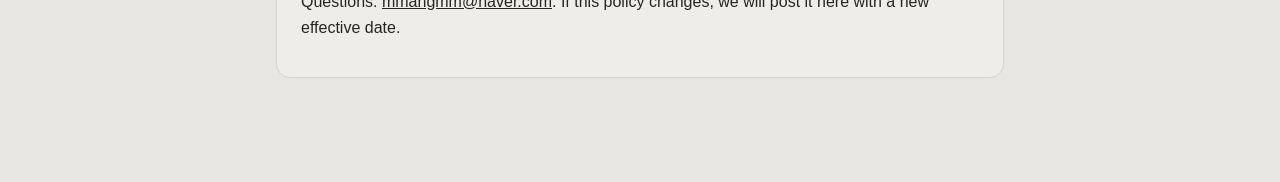
<file: butter-upload/privacy.html>
<!doctype html>
<html lang="ko">
<head>
<meta charset="utf-8">
<meta name="viewport" content="width=device-width, initial-scale=1">
<title>버터 업로드 — 개인정보 처리방침 · Privacy Policy</title>
<link rel="stylesheet" href="style.css">
</head>
<body>
<main>
<header><span class="dot"></span><b>버터 업로드 · Butter Upload</b><nav><a href="index.html">지원 · Support</a><a href="privacy.html">개인정보 · Privacy</a><a href="terms.html">약관 · Terms</a></nav></header>

<section class="lang" lang="ko">
<h1>개인정보 처리방침</h1>
<p class="muted">시행일 2026년 11월 25일 · 운영 버터필름 · 문의 <a href="mailto:mmangmm@naver.com">mmangmm@naver.com</a></p>
<p>버터 업로드(이하 “앱”)는 회원 가입이 없고, 우리가 운영하는 서버에 여러분의 영상이나 개인정보를 쌓아 두지 않습니다. 앱이 무엇을 어디에 쓰는지 아래에 적습니다.</p>

<h2>1. 영상과 글</h2>
<p>사진 보관함에서 고른 영상 하나와 적은 설명 · 해시태그는 아이폰에서 연결한 플랫폼(유튜브 · 틱톡 · 인스타그램)으로 바로 보냅니다. 사진 보관함의 다른 사진이나 영상은 읽지 않습니다.</p>
<p>인스타그램이 아이폰에서 바로 보내는 방식을 받지 않는 경우에만, 인스타그램이 영상을 가져갈 수 있도록 영상을 클라우드 저장소(Cloudflare R2)에 잠깐 올립니다. 이 영상은 게시가 끝나면 지우고, 지우지 못한 경우에도 하루 안에 저절로 지워집니다. 이 저장소에 올린 영상은 인스타그램에 주는 임시 주소로만 열 수 있습니다.</p>

<h2>2. 계정 연결 정보</h2>
<p>플랫폼 로그인 화면에서 허용하면 그 플랫폼이 발급한 접근 토큰을 받아 아이폰의 키체인에만 저장합니다. 토큰은 영상을 올리고, 연결한 계정 이름(채널 이름 · 사용자 이름 · 계정 유형)과 틱톡의 공개 범위 선택지를 보여 주는 데만 씁니다.</p>
<p>틱톡과 인스타그램 로그인은 플랫폼이 요구하는 비밀 키가 필요해서, 우리 서버 함수(Supabase, 서울 지역)가 로그인 코드를 토큰으로 바꿔 앱에 넘겨 줍니다. 서버는 토큰을 저장하지 않습니다. 서버 운영사의 일반 접속 기록(시각 · IP 주소 등)은 그 회사 정책에 따라 잠시 남을 수 있습니다.</p>

<h2>3. 이 아이폰에만 남는 것</h2>
<p>올린 기록(설명 · 해시태그 · 결과 · 작은 미리 보기 그림)과 저장한 해시태그 묶음은 앱 안에만 저장합니다. 앱에서 지우거나 앱을 삭제하면 사라집니다.</p>

<h2>4. 하지 않는 것</h2>
<p>광고, 분석 도구, 추적을 쓰지 않습니다. 개인정보를 팔거나 다른 곳에 넘기지 않습니다. 위에 적은 플랫폼과 서비스 말고는 아무 데도 보내지 않습니다.</p>

<h2>5. 유튜브(Google)</h2>
<p>앱은 YouTube API 서비스를 씁니다. 유튜브에 연결하면 <a href="https://www.youtube.com/t/terms">YouTube 서비스 약관</a>에 동의하는 것이며, <a href="https://policies.google.com/privacy">Google 개인정보처리방침</a>이 적용됩니다. 앱이 Google API에서 받은 정보는 <a href="https://developers.google.com/terms/api-services-user-data-policy">Google API 서비스 사용자 데이터 정책</a>(제한적 사용 요건 포함)을 따릅니다. 앱은 영상 올리기(youtube.upload)와 채널 이름 확인(youtube.readonly) 권한만 요청합니다.</p>
<p>앱에서 연결 끊기를 누르면 토큰을 지우고 Google에 해지를 요청합니다. <a href="https://myaccount.google.com/permissions">Google 계정의 보안 설정</a>에서도 언제든 접근 권한을 거둘 수 있습니다.</p>

<h2>6. 틱톡 · 인스타그램</h2>
<p>틱톡에 올린 영상과 정보에는 <a href="https://www.tiktok.com/legal/privacy-policy">TikTok 개인정보처리방침</a>이, 인스타그램에는 <a href="https://privacycenter.instagram.com/policy">Instagram 개인정보처리방침</a>이 적용됩니다. 각 플랫폼의 설정에서 앱의 접근 권한을 거둘 수 있습니다.</p>

<h2>7. 지우기 · 문의</h2>
<p>앱에서 각 계정의 연결을 끊고 앱을 삭제하면 이 앱이 가진 정보는 모두 사라집니다. 궁금한 점은 <a href="mailto:mmangmm@naver.com">mmangmm@naver.com</a>으로 보내 주세요. 이 방침을 바꾸면 이 페이지에 시행일과 함께 알립니다.</p>
</section>

<section class="lang" lang="en">
<h1>Privacy Policy</h1>
<p class="muted">Effective November 25, 2026 · Operated by Butter Film (버터필름) · Contact <a href="mailto:mmangmm@naver.com">mmangmm@naver.com</a></p>
<p>Butter Upload (“the app”) has no sign-up, and we do not keep your videos or personal information on any server we run. Here is what the app uses and where it goes.</p>

<h2>1. Videos and text</h2>
<p>The one video you pick from your photo library and the description and hashtags you write are sent from your iPhone directly to the platforms you connect (YouTube, TikTok, Instagram). The app does not read any other photos or videos.</p>
<p>Only when Instagram does not accept a direct upload from the iPhone, the video is briefly stored in cloud storage (Cloudflare R2) so Instagram can fetch it. It is deleted once posting finishes, and is removed automatically within one day if that fails. It can only be opened through the temporary link given to Instagram.</p>

<h2>2. Account connections</h2>
<p>When you allow access on a platform’s sign-in screen, the access token it issues is saved only in your iPhone’s Keychain. Tokens are used only to upload your videos and to show the connected account’s name (channel name, username, account type) and TikTok’s privacy options.</p>
<p>TikTok and Instagram sign-in require a secret key, so our server function (Supabase, Seoul region) exchanges the sign-in code for a token and hands it to the app. The server does not store tokens. The hosting provider’s standard access logs (time, IP address, etc.) may be kept briefly under its own policy.</p>

<h2>3. Kept only on your iPhone</h2>
<p>Your upload history (description, hashtags, results, a small preview image) and saved hashtag sets are stored inside the app only. They are gone when you delete them in the app or delete the app.</p>

<h2>4. What we don’t do</h2>
<p>No ads, no analytics, no tracking. We do not sell or share your information, and we send nothing anywhere other than the platforms and services listed here.</p>

<h2>5. YouTube (Google)</h2>
<p>The app uses YouTube API Services. By connecting YouTube you agree to the <a href="https://www.youtube.com/t/terms">YouTube Terms of Service</a>, and the <a href="https://policies.google.com/privacy">Google Privacy Policy</a> applies. The app’s use of information received from Google APIs adheres to the <a href="https://developers.google.com/terms/api-services-user-data-policy">Google API Services User Data Policy</a>, including the Limited Use requirements. The app requests only video upload (youtube.upload) and channel name (youtube.readonly) access.</p>
<p>Disconnecting in the app deletes the token and asks Google to revoke it. You can also revoke access anytime in your <a href="https://myaccount.google.com/permissions">Google Account security settings</a>.</p>

<h2>6. TikTok and Instagram</h2>
<p>The <a href="https://www.tiktok.com/legal/privacy-policy">TikTok Privacy Policy</a> applies to what you post on TikTok, and the <a href="https://privacycenter.instagram.com/policy">Instagram Privacy Policy</a> to Instagram. You can revoke the app’s access in each platform’s settings.</p>

<h2>7. Deletion and contact</h2>
<p>Disconnect each account in the app and delete the app, and everything the app holds is gone. Questions: <a href="mailto:mmangmm@naver.com">mmangmm@naver.com</a>. If this policy changes, we will post it here with a new effective date.</p>
</section>
</main>
</body>
</html>
</file>
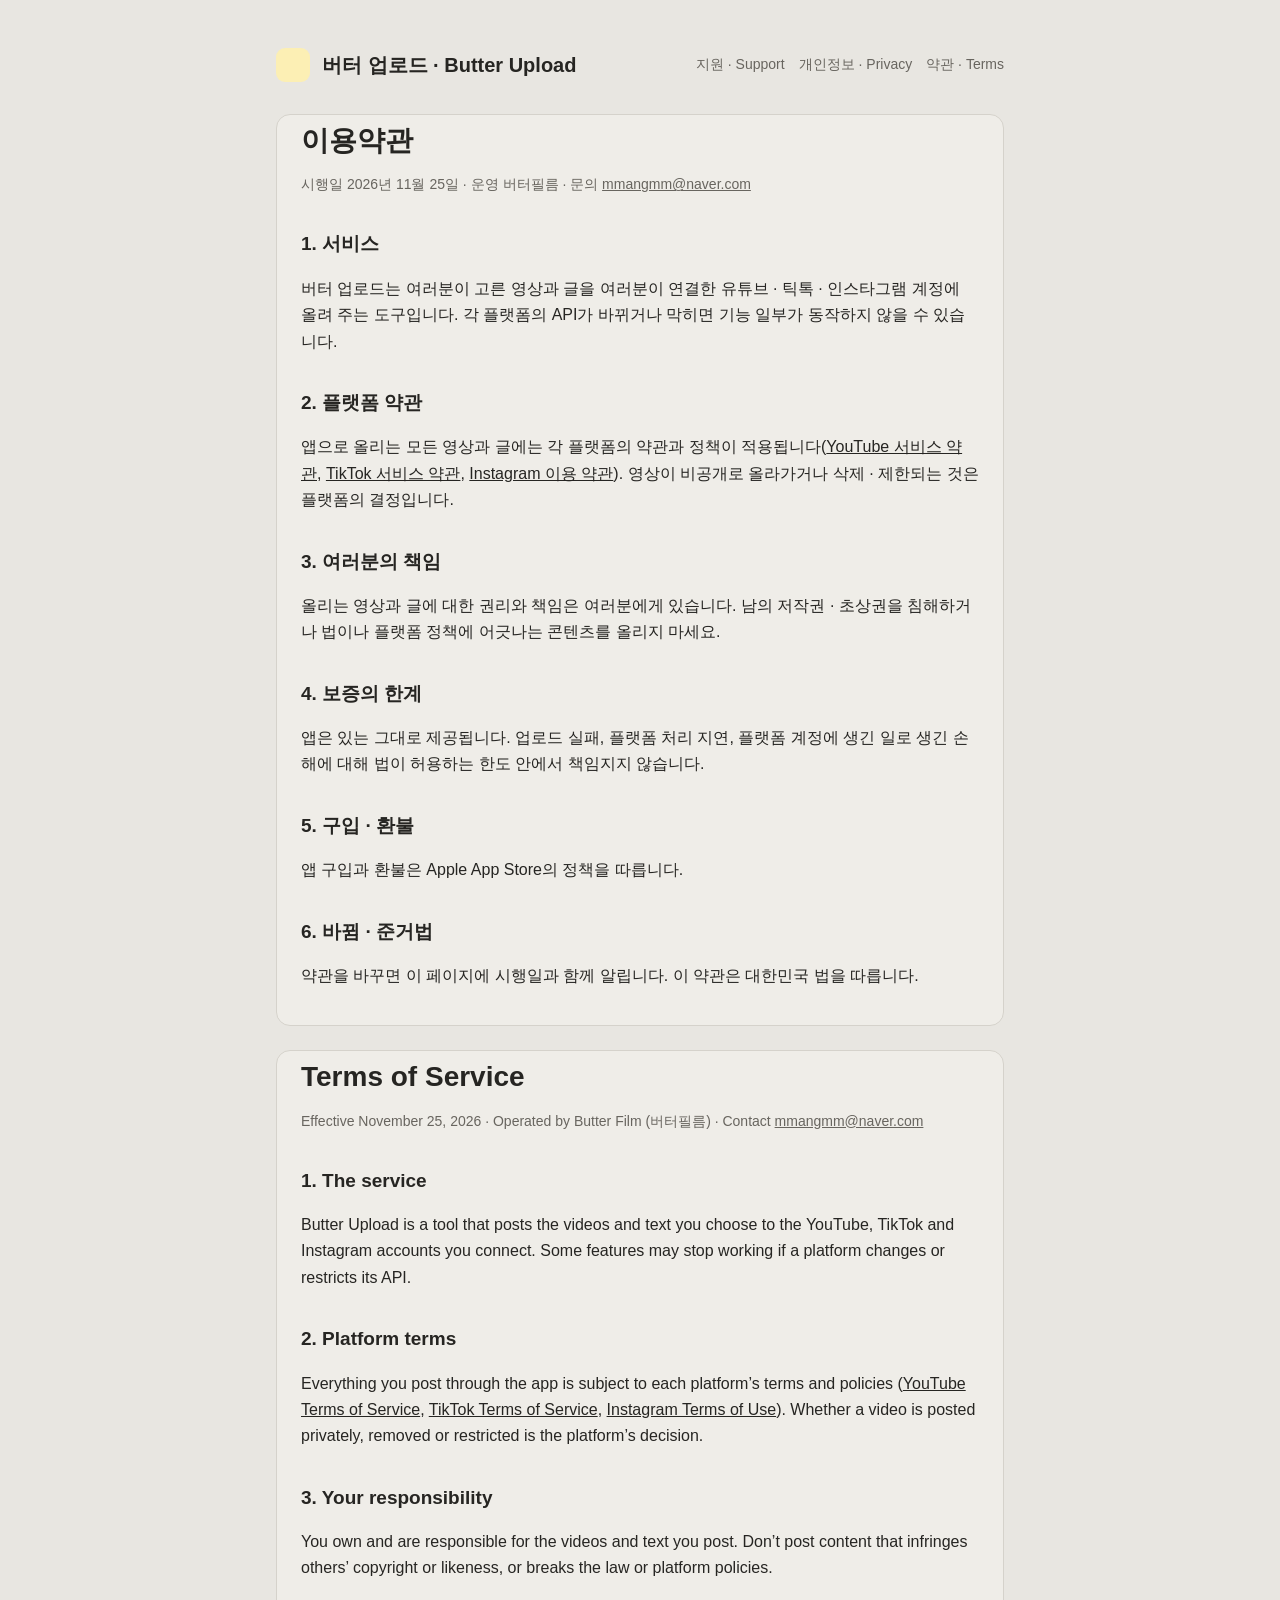
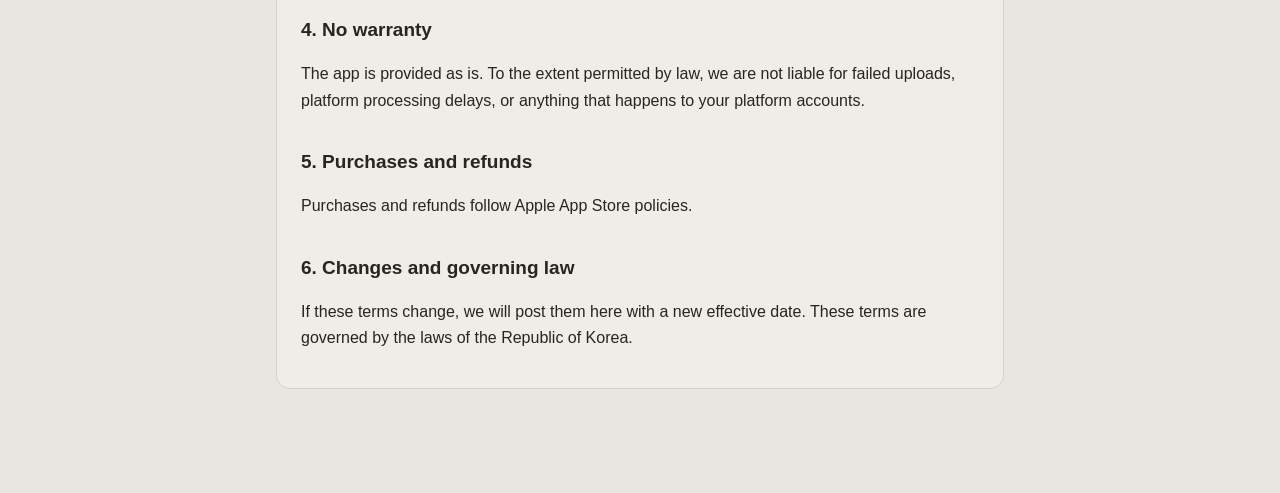
<file: butter-upload/terms.html>
<!doctype html>
<html lang="ko">
<head>
<meta charset="utf-8">
<meta name="viewport" content="width=device-width, initial-scale=1">
<title>버터 업로드 — 이용약관 · Terms of Service</title>
<link rel="stylesheet" href="style.css">
</head>
<body>
<main>
<header><span class="dot"></span><b>버터 업로드 · Butter Upload</b><nav><a href="index.html">지원 · Support</a><a href="privacy.html">개인정보 · Privacy</a><a href="terms.html">약관 · Terms</a></nav></header>

<section class="lang" lang="ko">
<h1>이용약관</h1>
<p class="muted">시행일 2026년 11월 25일 · 운영 버터필름 · 문의 <a href="mailto:mmangmm@naver.com">mmangmm@naver.com</a></p>
<h2>1. 서비스</h2>
<p>버터 업로드는 여러분이 고른 영상과 글을 여러분이 연결한 유튜브 · 틱톡 · 인스타그램 계정에 올려 주는 도구입니다. 각 플랫폼의 API가 바뀌거나 막히면 기능 일부가 동작하지 않을 수 있습니다.</p>
<h2>2. 플랫폼 약관</h2>
<p>앱으로 올리는 모든 영상과 글에는 각 플랫폼의 약관과 정책이 적용됩니다(<a href="https://www.youtube.com/t/terms">YouTube 서비스 약관</a>, <a href="https://www.tiktok.com/legal/terms-of-service">TikTok 서비스 약관</a>, <a href="https://help.instagram.com/581066165581870">Instagram 이용 약관</a>). 영상이 비공개로 올라가거나 삭제 · 제한되는 것은 플랫폼의 결정입니다.</p>
<h2>3. 여러분의 책임</h2>
<p>올리는 영상과 글에 대한 권리와 책임은 여러분에게 있습니다. 남의 저작권 · 초상권을 침해하거나 법이나 플랫폼 정책에 어긋나는 콘텐츠를 올리지 마세요.</p>
<h2>4. 보증의 한계</h2>
<p>앱은 있는 그대로 제공됩니다. 업로드 실패, 플랫폼 처리 지연, 플랫폼 계정에 생긴 일로 생긴 손해에 대해 법이 허용하는 한도 안에서 책임지지 않습니다.</p>
<h2>5. 구입 · 환불</h2>
<p>앱 구입과 환불은 Apple App Store의 정책을 따릅니다.</p>
<h2>6. 바뀜 · 준거법</h2>
<p>약관을 바꾸면 이 페이지에 시행일과 함께 알립니다. 이 약관은 대한민국 법을 따릅니다.</p>
</section>

<section class="lang" lang="en">
<h1>Terms of Service</h1>
<p class="muted">Effective November 25, 2026 · Operated by Butter Film (버터필름) · Contact <a href="mailto:mmangmm@naver.com">mmangmm@naver.com</a></p>
<h2>1. The service</h2>
<p>Butter Upload is a tool that posts the videos and text you choose to the YouTube, TikTok and Instagram accounts you connect. Some features may stop working if a platform changes or restricts its API.</p>
<h2>2. Platform terms</h2>
<p>Everything you post through the app is subject to each platform’s terms and policies (<a href="https://www.youtube.com/t/terms">YouTube Terms of Service</a>, <a href="https://www.tiktok.com/legal/terms-of-service">TikTok Terms of Service</a>, <a href="https://help.instagram.com/581066165581870">Instagram Terms of Use</a>). Whether a video is posted privately, removed or restricted is the platform’s decision.</p>
<h2>3. Your responsibility</h2>
<p>You own and are responsible for the videos and text you post. Don’t post content that infringes others’ copyright or likeness, or breaks the law or platform policies.</p>
<h2>4. No warranty</h2>
<p>The app is provided as is. To the extent permitted by law, we are not liable for failed uploads, platform processing delays, or anything that happens to your platform accounts.</p>
<h2>5. Purchases and refunds</h2>
<p>Purchases and refunds follow Apple App Store policies.</p>
<h2>6. Changes and governing law</h2>
<p>If these terms change, we will post them here with a new effective date. These terms are governed by the laws of the Republic of Korea.</p>
</section>
</main>
</body>
</html>
</file>
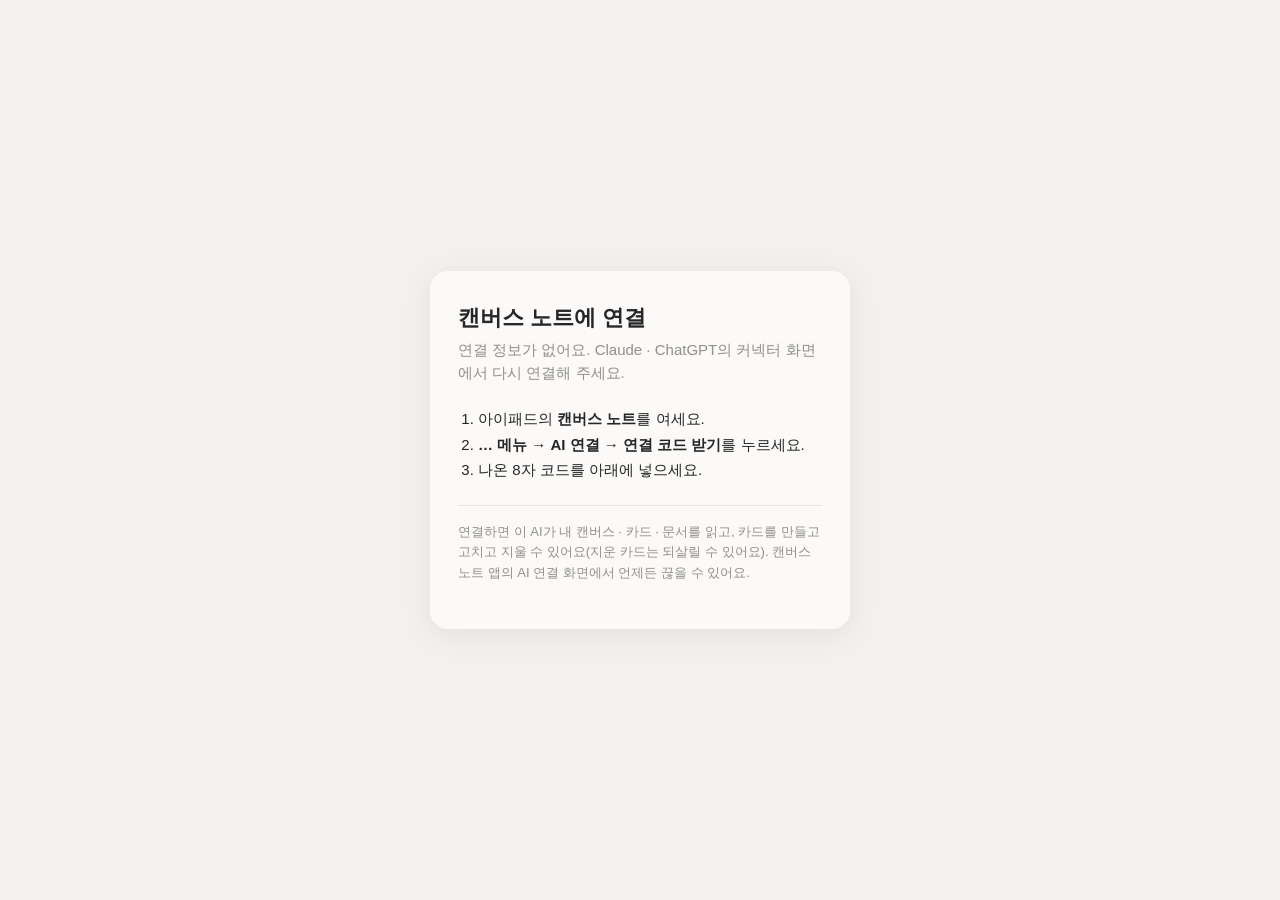
<file: canvasnote/connect.html>
<!DOCTYPE html>
<html lang="ko">
<head>
<meta charset="utf-8">
<meta name="viewport" content="width=device-width, initial-scale=1">
<meta name="robots" content="noindex">
<title>캔버스 노트에 AI 연결</title>
<style>
  :root { --desk:#f3f1ee; --paper:#fbfaf8; --ink:#262626; --faint:rgba(38,38,38,.5); --line:rgba(38,38,38,.1); --accent:#c8553d; }
  * { box-sizing:border-box; }
  body { margin:0; min-height:100vh; display:flex; align-items:center; justify-content:center; background:var(--desk); color:var(--ink);
    font-family:-apple-system, BlinkMacSystemFont, "Apple SD Gothic Neo", "Pretendard", "Noto Sans KR", sans-serif; padding:24px; }
  main { width:100%; max-width:420px; background:var(--paper); border-radius:18px; padding:32px 28px; box-shadow:0 6px 30px rgba(0,0,0,.07); }
  h1 { font-size:22px; margin:0 0 6px; }
  .who { font-size:15px; color:var(--faint); margin:0 0 22px; line-height:1.5; }
  .who b { color:var(--ink); }
  ol { margin:0 0 22px; padding-left:20px; font-size:15px; line-height:1.7; }
  label { display:block; font-size:13px; color:var(--faint); margin-bottom:6px; }
  input { width:100%; font-size:24px; letter-spacing:.12em; text-align:center; text-transform:uppercase; padding:14px; border-radius:12px;
    border:1px solid var(--line); background:#fff; color:var(--ink); font-family:ui-monospace, Menlo, monospace; }
  input:focus { outline:2px solid var(--accent); border-color:transparent; }
  button { width:100%; margin-top:14px; font-size:17px; font-weight:600; padding:14px; border:0; border-radius:12px; background:var(--accent); color:#fff; cursor:pointer; }
  button:disabled { opacity:.45; cursor:default; }
  .cancel { background:none; color:var(--faint); font-weight:500; margin-top:6px; }
  .error { color:var(--accent); font-size:14px; margin-top:12px; min-height:1.2em; }
  .scope { font-size:13px; color:var(--faint); line-height:1.6; margin-top:20px; border-top:1px solid var(--line); padding-top:16px; }
</style>
</head>
<body>
<main>
  <h1>캔버스 노트에 연결</h1>
  <p class="who" id="who"></p>
  <ol>
    <li>아이패드의 <b>캔버스 노트</b>를 여세요.</li>
    <li><b>… 메뉴 → AI 연결 → 연결 코드 받기</b>를 누르세요.</li>
    <li>나온 8자 코드를 아래에 넣으세요.</li>
  </ol>
  <form id="form">
    <label for="code">연결 코드</label>
    <input id="code" autocomplete="one-time-code" autocapitalize="characters" spellcheck="false" maxlength="9" placeholder="ABCD-EFGH" required>
    <button id="go" type="submit">연결하기</button>
    <button class="cancel" id="cancel" type="button">연결하지 않기</button>
    <div class="error" id="error"></div>
  </form>
  <p class="scope">연결하면 이 AI가 내 캔버스 · 카드 · 문서를 읽고, 카드를 만들고 고치고 지울 수 있어요(지운 카드는 되살릴 수 있어요).
    캔버스 노트 앱의 AI 연결 화면에서 언제든 끊을 수 있어요.</p>
</main>
<script>
const MCP = "https://xkqwwvllljrukkhpxucz.supabase.co/functions/v1/mcp";
const params = new URLSearchParams(location.search);
const redirect = params.get("redirect_uri") || "";
let host = "";
try { host = new URL(redirect).host; } catch {}
const name = params.get("client_name") || host || "AI 앱";
const who = document.getElementById("who");
if (!redirect || !params.get("code_challenge")) {
  who.textContent = "연결 정보가 없어요. Claude · ChatGPT의 커넥터 화면에서 다시 연결해 주세요.";
  document.getElementById("form").hidden = true;
} else {
  who.innerHTML = "";
  const b = document.createElement("b");
  b.textContent = name;
  who.append(b, "이(가) 캔버스 노트에 연결하려고 해요.", document.createElement("br"),
    "연결이 끝나면 ", Object.assign(document.createElement("b"), { textContent: host }), "(으)로 돌아가요.");
}
const input = document.getElementById("code");
input.addEventListener("input", () => {
  const raw = input.value.toUpperCase().replace(/[^0-9A-Z]/g, "").slice(0, 8);
  input.value = raw.length > 4 ? raw.slice(0, 4) + "-" + raw.slice(4) : raw;
});
document.getElementById("cancel").onclick = () => {
  if (!redirect) return;
  const back = new URL(redirect);
  back.searchParams.set("error", "access_denied");
  if (params.get("state")) back.searchParams.set("state", params.get("state"));
  location.href = back.toString();
};
document.getElementById("form").onsubmit = async (e) => {
  e.preventDefault();
  const go = document.getElementById("go"), error = document.getElementById("error");
  go.disabled = true; error.textContent = "";
  try {
    const res = await fetch(MCP + "/claim", {
      method: "POST", headers: { "Content-Type": "application/json" },
      body: JSON.stringify({ code: input.value, client_id: params.get("client_id"), redirect_uri: redirect,
        code_challenge: params.get("code_challenge"), state: params.get("state") }),
    });
    const body = await res.json();
    if (!res.ok || !body.redirect) throw new Error(body.error || "연결하지 못했어요");
    go.textContent = "연결됐어요 — 돌아가는 중…";
    location.href = body.redirect;
  } catch (err) {
    error.textContent = err.message;
    go.disabled = false;
  }
};
</script>
</body>
</html>
</file>
<file: butter-camera/style.css>
:root { --bg: #e8e6e1; --raised: #efede8; --ink: #262522; --ash: #68655f; --line: #d5d2cb; --butter: #fcefb4; }
@media (prefers-color-scheme: dark) { :root { --bg: #262522; --raised: #32312d; --ink: #e8e6e1; --ash: #96928a; --line: #44423d; } }
* { box-sizing: border-box; }
body { margin: 0; background: var(--bg); color: var(--ink); font: 16px/1.65 -apple-system, BlinkMacSystemFont, "Apple SD Gothic Neo", "Segoe UI", sans-serif; }
main { max-width: 760px; margin: 0 auto; padding: 48px 16px 80px; }
header { display: flex; align-items: center; gap: 12px; margin-bottom: 32px; }
header .dot { width: 34px; height: 34px; border-radius: 9px; background: var(--butter); }
header b { font-size: 20px; }
nav { margin-left: auto; font-size: 14px; }
nav a { color: var(--ash); margin-left: 14px; text-decoration: none; }
h1 { font-size: 28px; line-height: 1.3; margin: 0 0 8px; }
h2 { font-size: 19px; margin: 32px 0 8px; }
section.lang { background: var(--raised); border: 1px solid var(--line); border-radius: 14px; padding: 8px 24px 20px; margin: 24px 0; }
.muted { color: var(--ash); font-size: 14px; }
a { color: inherit; }
code { font-size: 14px; }
</file>
<file: butter-diary/style.css>
:root { --bg: #e8e6e1; --raised: #efede8; --ink: #262522; --ash: #68655f; --line: #d5d2cb; --butter: #fcefb4; }
@media (prefers-color-scheme: dark) { :root { --bg: #262522; --raised: #32312d; --ink: #e8e6e1; --ash: #96928a; --line: #44423d; } }
* { box-sizing: border-box; }
body { margin: 0; background: var(--bg); color: var(--ink); font: 16px/1.65 -apple-system, BlinkMacSystemFont, "Apple SD Gothic Neo", "Segoe UI", sans-serif; }
main { max-width: 760px; margin: 0 auto; padding: 48px 16px 80px; }
header { display: flex; align-items: center; gap: 12px; margin-bottom: 32px; }
header .dot { width: 34px; height: 34px; border-radius: 9px; background: var(--butter); }
header b { font-size: 20px; }
nav { margin-left: auto; font-size: 14px; }
nav a { color: var(--ash); margin-left: 14px; text-decoration: none; }
h1 { font-size: 28px; line-height: 1.3; margin: 0 0 8px; }
h2 { font-size: 19px; margin: 32px 0 8px; }
section.lang { background: var(--raised); border: 1px solid var(--line); border-radius: 14px; padding: 8px 24px 20px; margin: 24px 0; }
.muted { color: var(--ash); font-size: 14px; }
a { color: inherit; }
code { font-size: 14px; }
</file>
<file: butter-upload/style.css>
:root { --bg: #e8e6e1; --raised: #efede8; --ink: #262522; --ash: #68655f; --line: #d5d2cb; --butter: #fcefb4; }
@media (prefers-color-scheme: dark) { :root { --bg: #262522; --raised: #32312d; --ink: #e8e6e1; --ash: #96928a; --line: #44423d; } }
* { box-sizing: border-box; }
body { margin: 0; background: var(--bg); color: var(--ink); font: 16px/1.65 -apple-system, BlinkMacSystemFont, "Apple SD Gothic Neo", "Segoe UI", sans-serif; }
main { max-width: 760px; margin: 0 auto; padding: 48px 16px 80px; }
header { display: flex; align-items: center; gap: 12px; margin-bottom: 32px; }
header .dot { width: 34px; height: 34px; border-radius: 9px; background: var(--butter); }
header b { font-size: 20px; }
nav { margin-left: auto; font-size: 14px; }
nav a { color: var(--ash); margin-left: 14px; text-decoration: none; }
h1 { font-size: 28px; line-height: 1.3; margin: 0 0 8px; }
h2 { font-size: 19px; margin: 32px 0 8px; }
section.lang { background: var(--raised); border: 1px solid var(--line); border-radius: 14px; padding: 8px 24px 20px; margin: 24px 0; }
.muted { color: var(--ash); font-size: 14px; }
a { color: inherit; }
code { font-size: 14px; }
</file>
